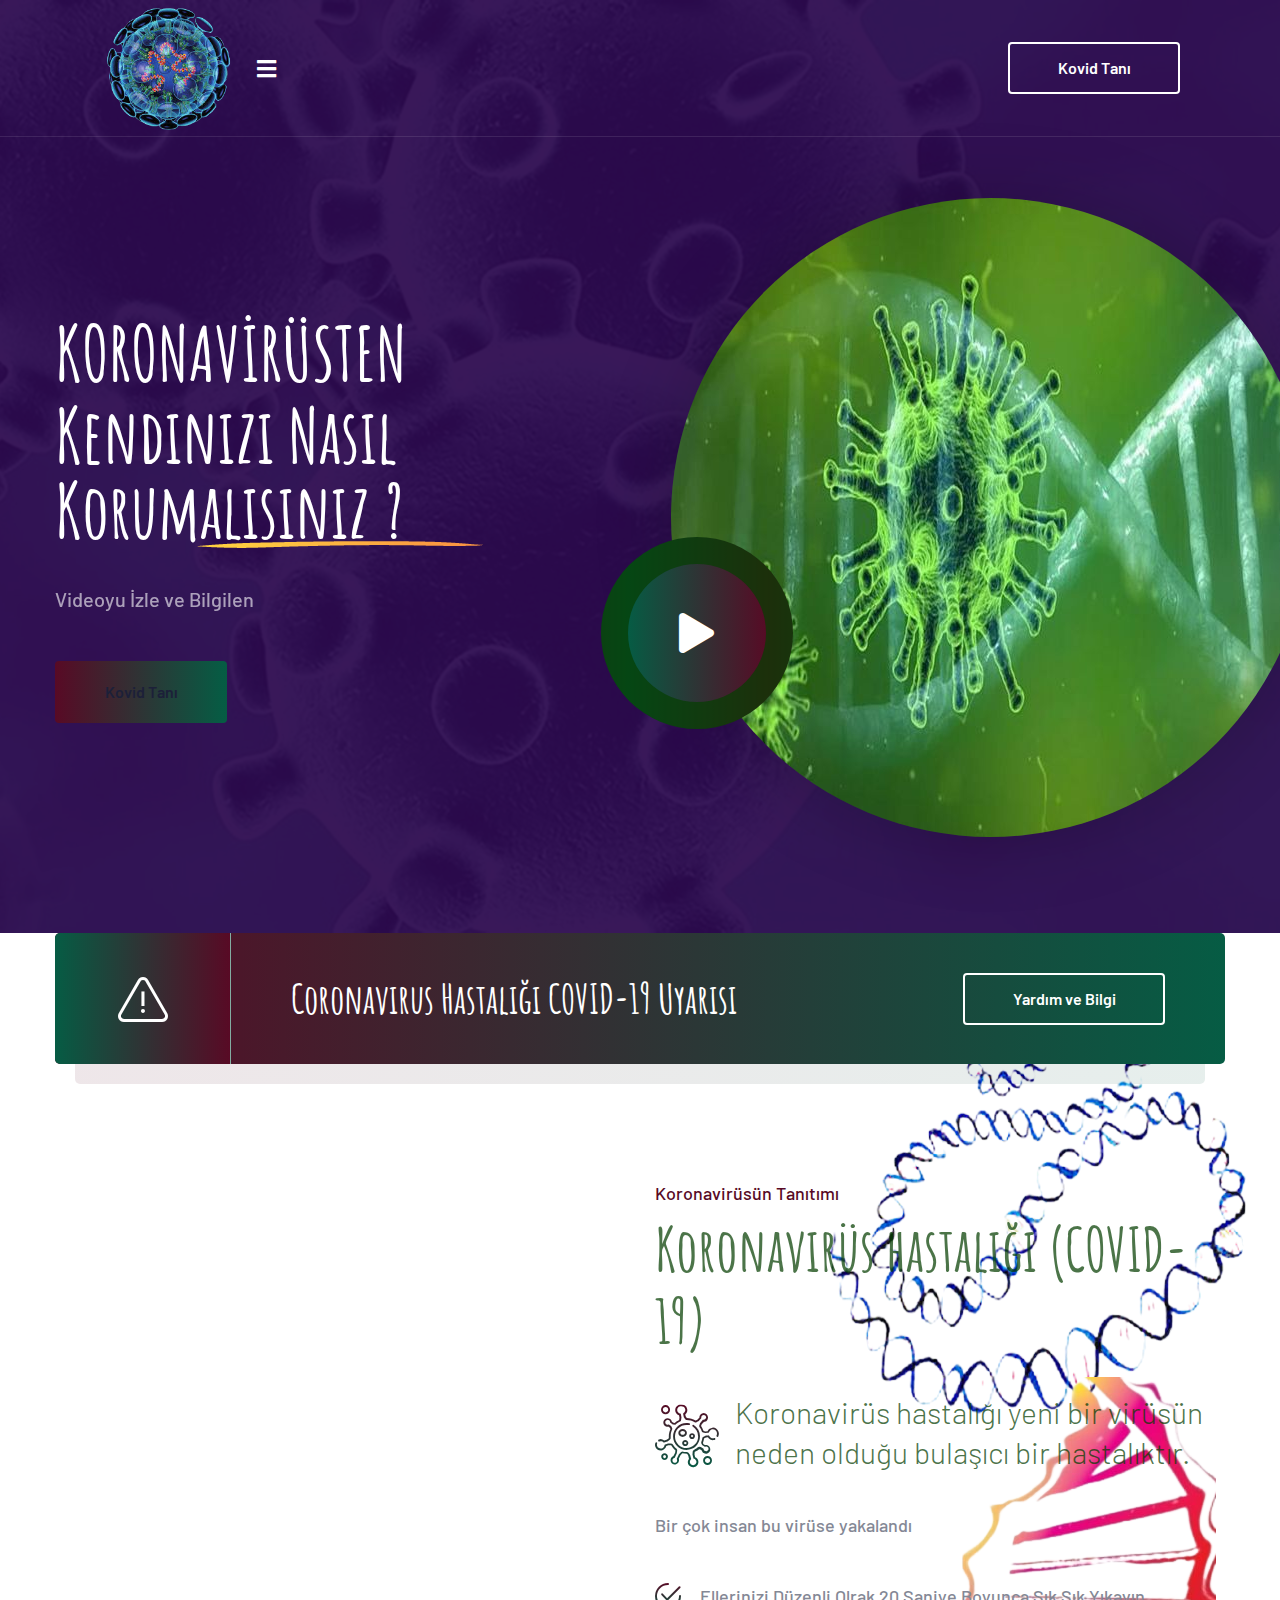
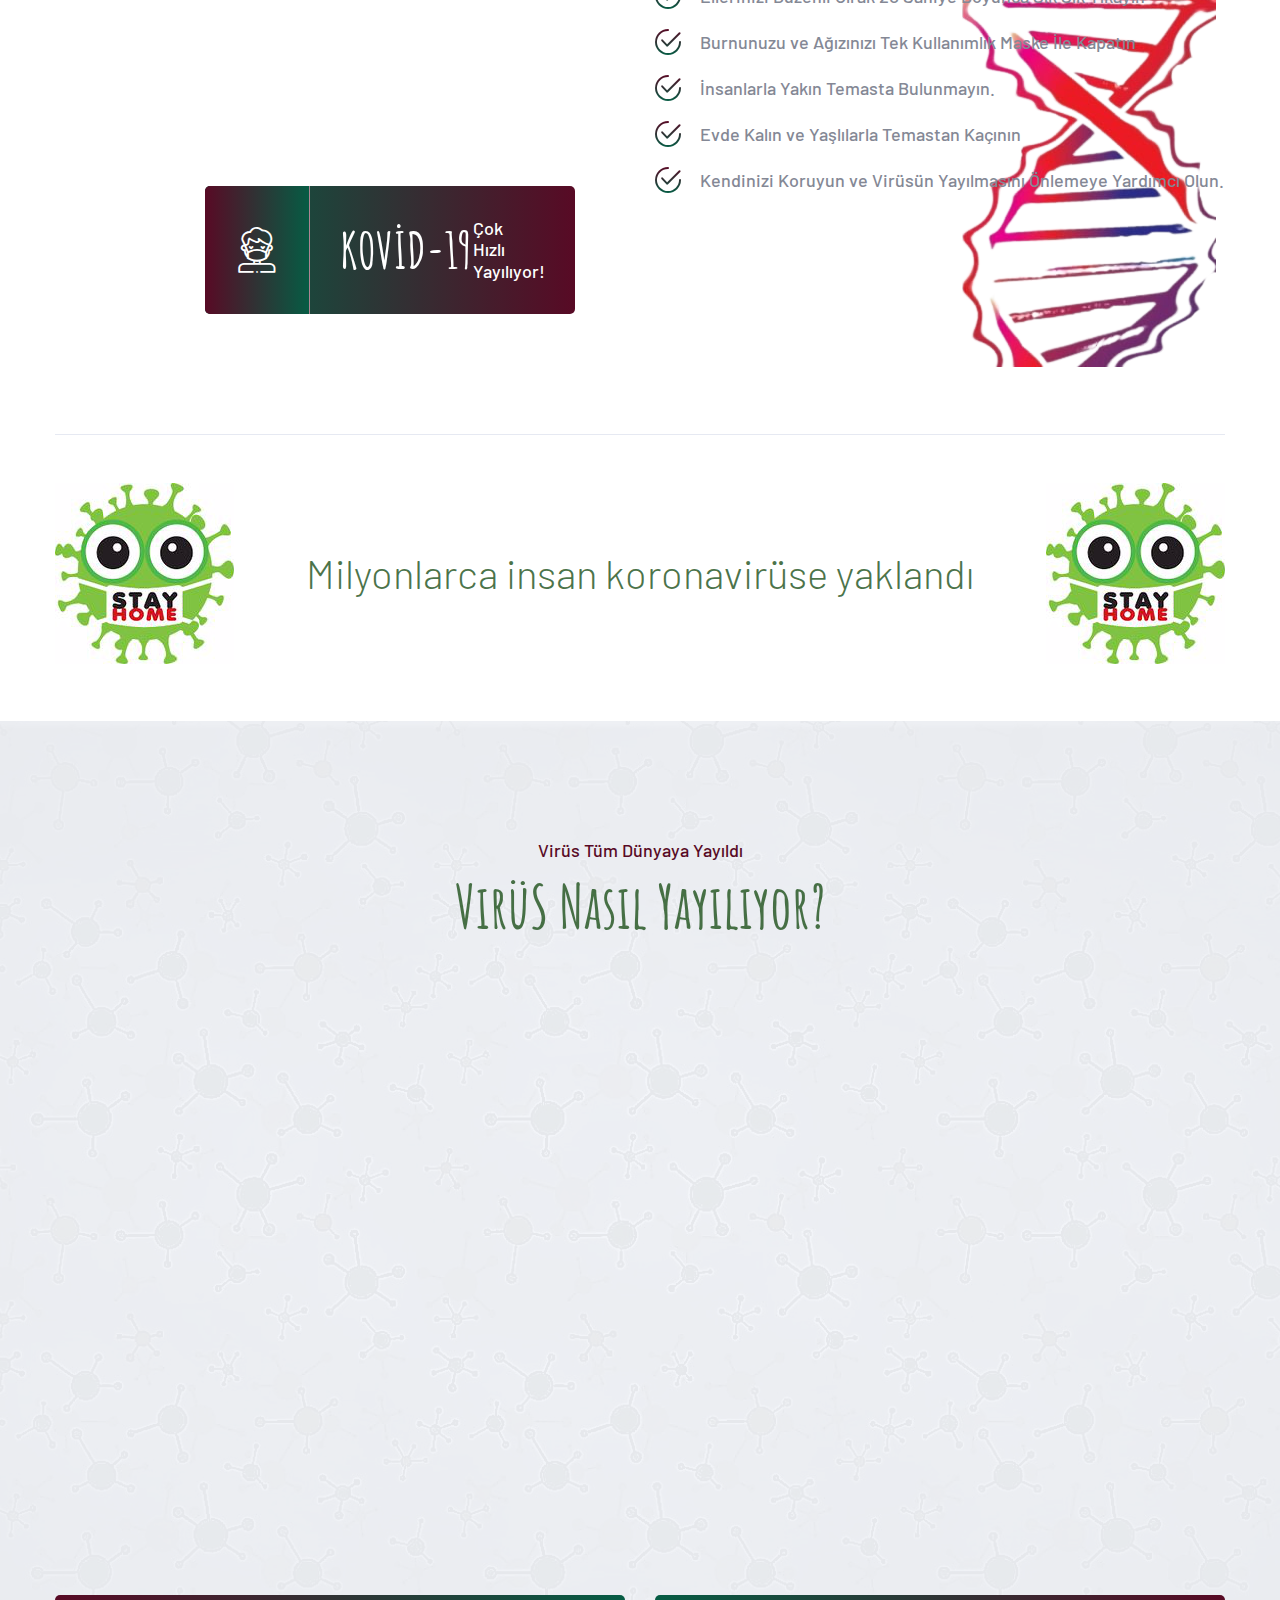
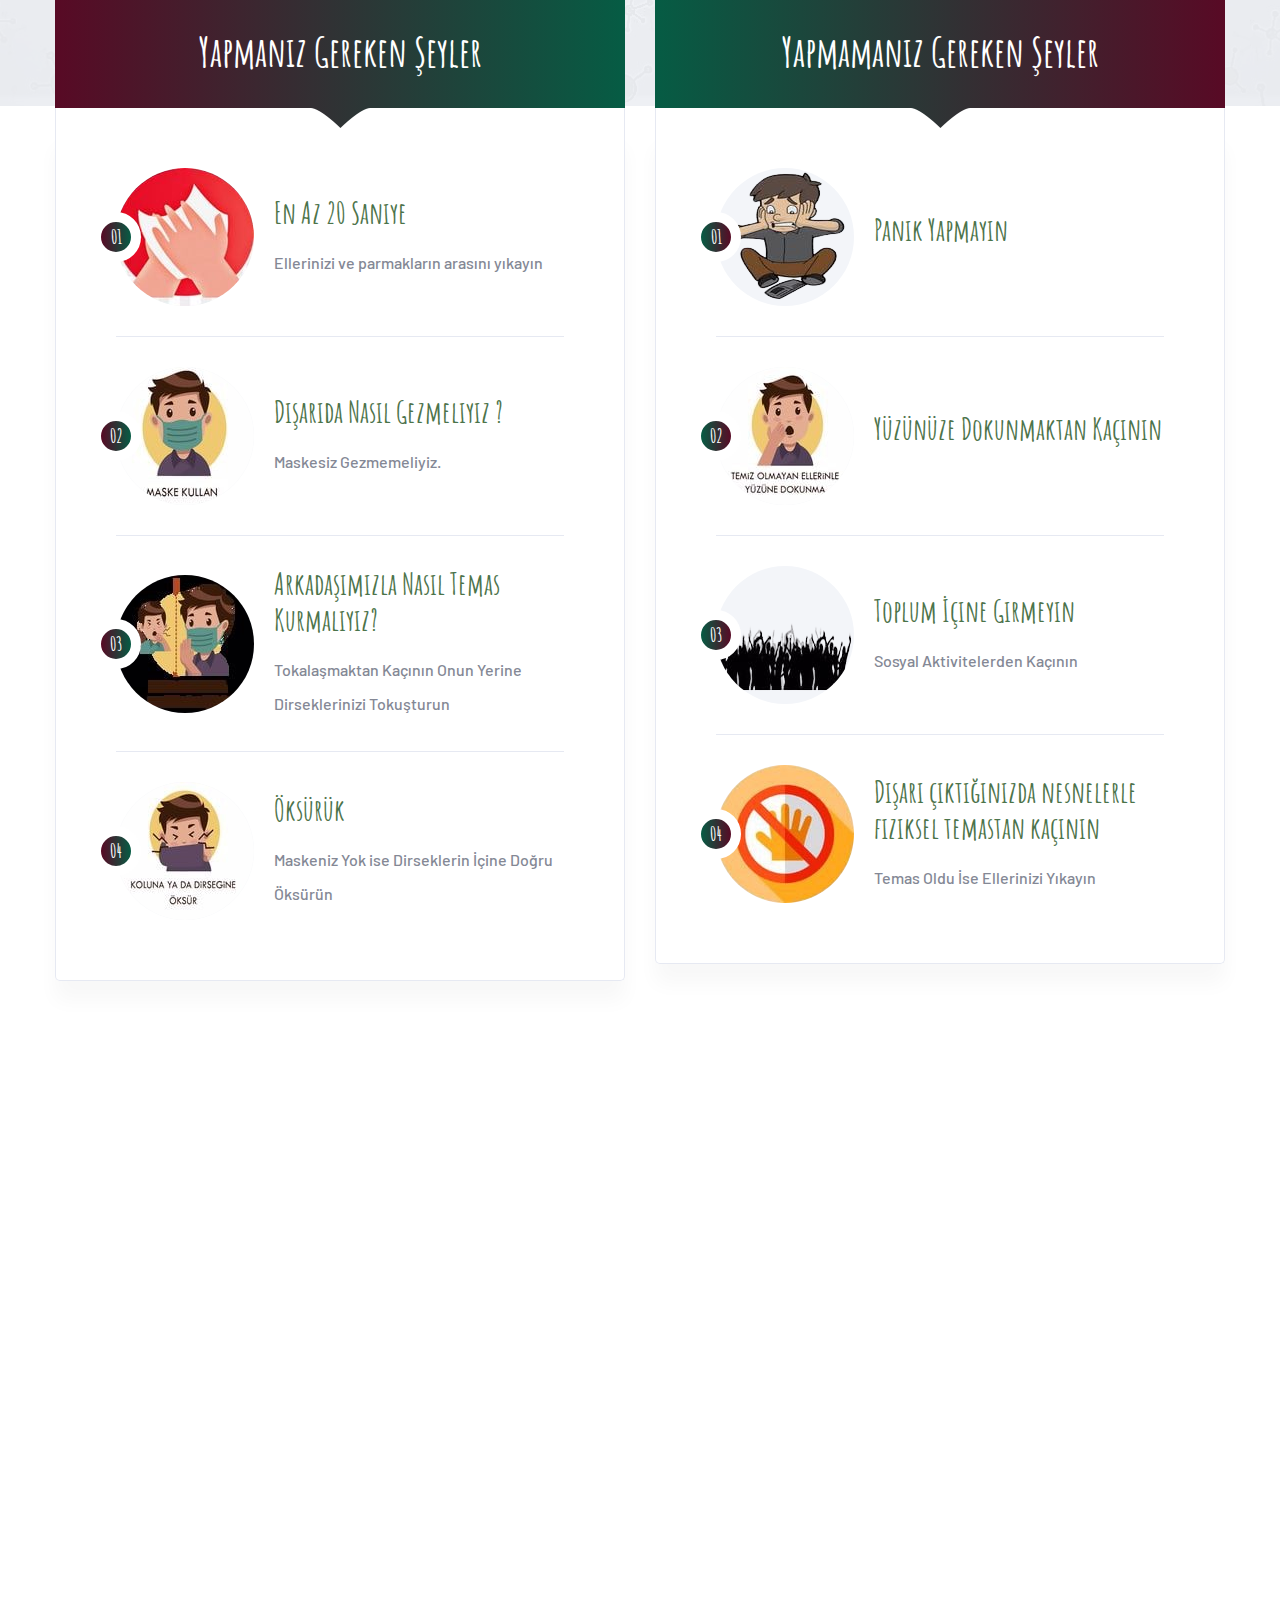
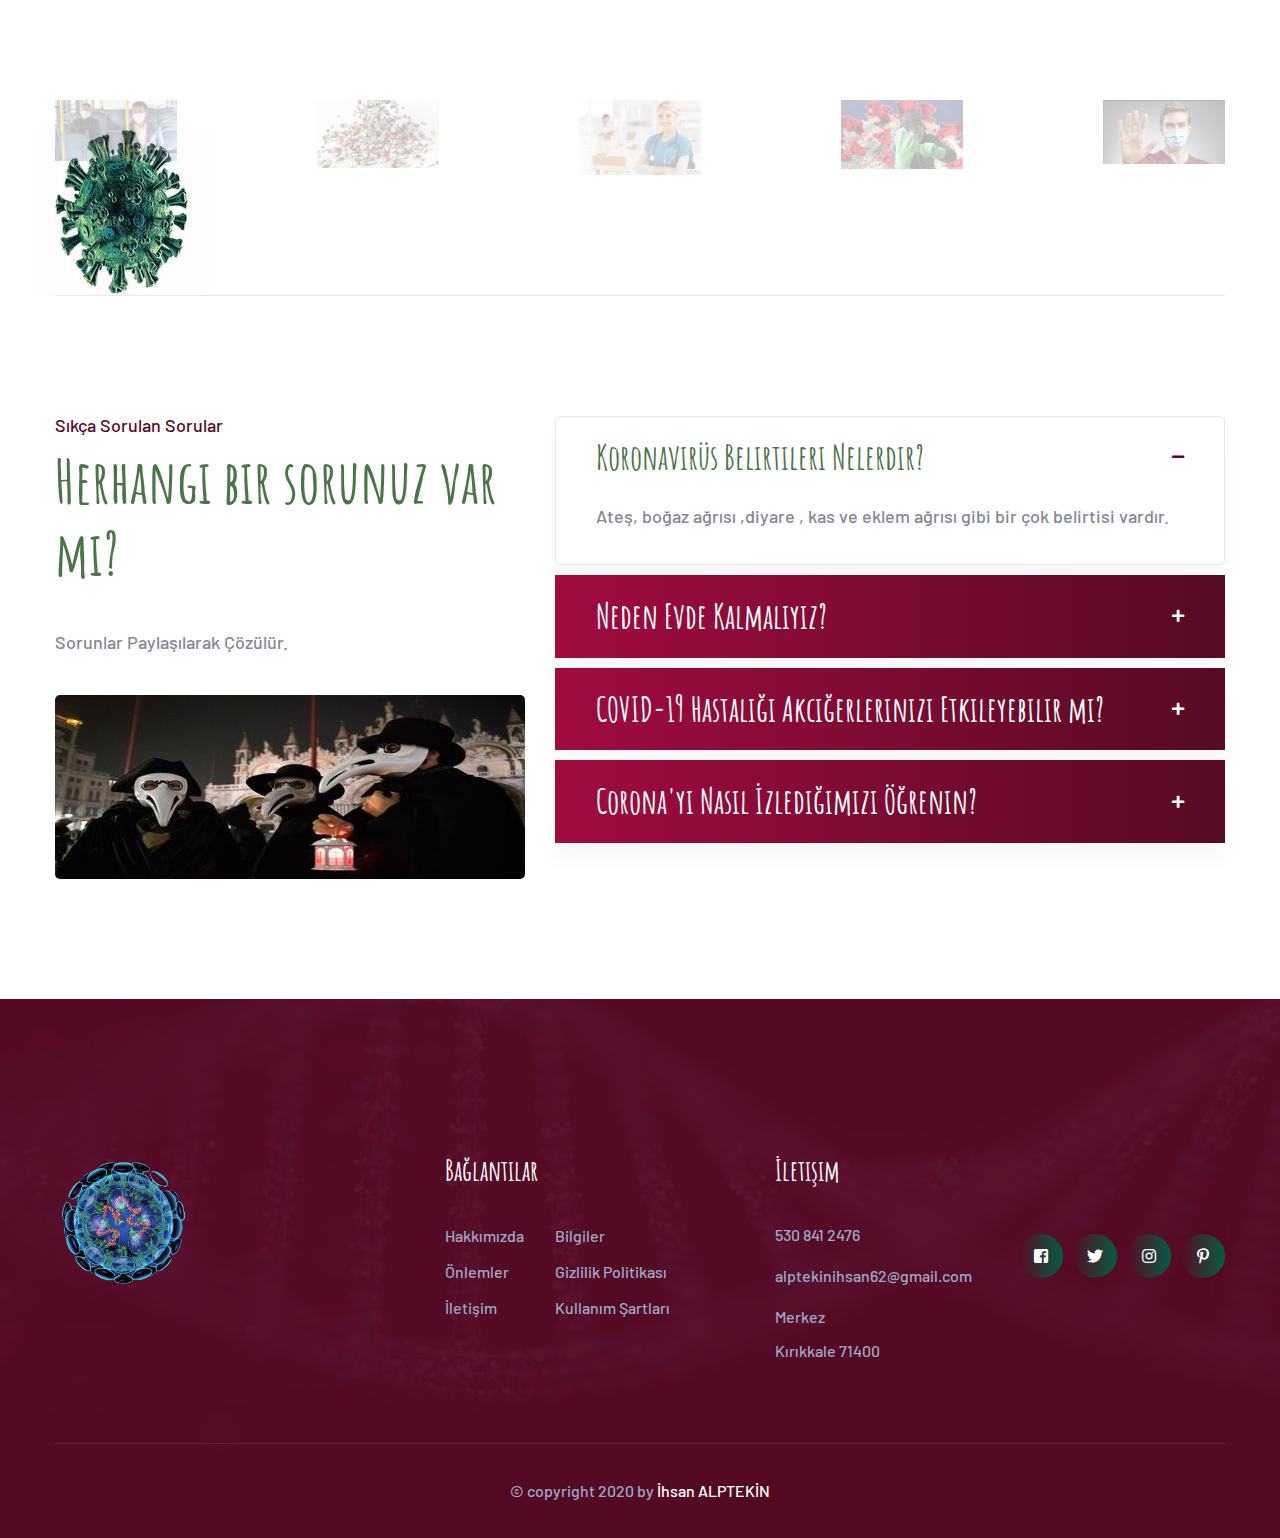
<file: flask app/index.html>
<!DOCTYPE html>
<html lang="en">

<head>
    <meta charset="UTF-8">
    <meta name="viewport" content="width=device-width, initial-scale=1.0">
    <meta http-equiv="X-UA-Compatible" content="ie=edge">
    <title>Koronavirüs Tespiti</title>
    <link rel="apple-touch-icon" sizes="180x180" href="assets/images/favicons/apple-touch-icon2.png">
    <link rel="icon" type="image/jpg" sizes="32x32" href="assets/images/favicons/favicon-32x32.jpg">
    <link rel="icon" type="image/jpg" sizes="16x16" href="assets/images/favicons/favicon-16x16.jpg">
    <link rel="manifest" href="assets/images/favicons/site.webmanifest">

    <!-- plugin scripts -->

    <link href="https://fonts.googleapis.com/css?family=Amatic+SC:400,700%7CBarlow:300,400,500,600,700,800,900%7CPT+Sans:400,700&display=swap" rel="stylesheet">


    <link rel="stylesheet" href="assets/css/animate.min.css">
    <link rel="stylesheet" href="assets/css/bootstrap.min.css">
    <link rel="stylesheet" href="assets/css/owl.carousel.min.css">
    <link rel="stylesheet" href="assets/css/owl.theme.default.min.css">
    <link rel="stylesheet" href="assets/css/magnific-popup.css">
    <link rel="stylesheet" href="assets/css/fontawesome-all.min.css">
    <link rel="stylesheet" href="assets/css/bootstrap-select.min.css">
    <link rel="stylesheet" href="assets/css/jquery.mCustomScrollbar.min.css">
    <link rel="stylesheet" href="assets/css/bootstrap-datepicker.min.css">
    <link rel="stylesheet" href="assets/css/vimns-icons.css">



    <!-- template styles -->
    <link rel="stylesheet" href="assets/css/main.css">
    <link rel="stylesheet" href="assets/css/responsive.css">







</head>

<body>
    <div class="preloader">
        <img src="assets/images/loader1.png" class="preloader__image" alt="">
    </div><!-- /.preloader -->
    <div class="page-wrapper">

        <header class="site-header-one">
            <nav class="main-nav__one stricky">
                <div class="container-fluid">
                    <div class="main-nav__logo-box">
                        <a href="index.html">
                            <img width="137" src="assets/images/logo-1-11.png" alt="">
                        </a>
                        <a href="#" class="side-menu__toggler"><i class="fa fa-bars"></i></a>
                    </div><!-- /.main-nav__logo-box -->
                    <div class="main-nav__main-navigation">
                        <ul class=" main-nav__navigation-box">
                            <li class="dropdown">
                                <a href="index.html">Ana Menü</a>
                                
                            </li>
                            <li>
                                <a href="about.html">Hakkında</a>
                            </li>
                            <li>
                                <a href="prevention.html">Önlemler</a>
                            </li>
                            <li>
                                <a href="faqs.html">Bilgiler</a>
                            </li>

                            <li class="dropdown">
                                <a href="https://news.google.com/search?q=covid">Haberler</a>
                            </li>
                            <li>
                                <a href="contact.html">İletişim</a>
                            </li>
                        </ul>
                    </div><!-- /.main-nav__main-navigation -->
                    <div class="main-nav__cta">
                        <div class="main-nav__cta-icon">
                            <i class="vimns-icon-phone"></i>
                        </div><!-- /.main-nav__cta-icon -->
                        <div class="main-nav__cta-content">
                            <h3><a href="tel:530-841-2476">530 841 2476</a></h3>
                            <p>Yorum</p>
                        </div><!-- /.main-nav__cta-content -->
                    </div><!-- /.main-nav__cta -->
                    <div class="main-nav__right">
                        <a href="upload.html" class="main-nav__btn">Kovid Tanı</a><!-- /.main-nav__btn -->
                    </div><!-- /.main-nav__right -->
                </div><!-- /.container-fluid -->
            </nav><!-- /.main-nav__one -->

        </header><!-- /.site-header-one -->

        <section class="banner-one">
            <div class="container">
                <div class="banner-one__video wow fadeInUp" data-wow-animation-duration="1500ms">
                    <img src="assets/images/arama/anaresim.jpg" alt="">
                    <a href="https://www.youtube.com/watch?v=yPGQuuRlx64" class="video-popup banner-one__video-btn"><i class="fa fa-play"></i></a>
                </div><!-- /.banner-one__video -->
                <div class="row">
                    <div class="col-lg-6">
                        <div class="banner-one__content">
                            <h3>KORONAVİRÜSTEN <br>
                                 <span>Kendinizi Nasıl Korumalısınız ?</span></h3>
                            <p>Videoyu İzle ve Bilgilen</p>
                            <a href="upload.html" class="thm-btn banner-one__btn">Kovid Tanı</a>
                            <!-- /.thm-btn banner-one__btn -->
                        </div><!-- /.banner-one__content -->
                    </div><!-- /.col-lg-6 -->
                </div><!-- /.row -->
            </div><!-- /.container -->
        </section><!-- /.banner-one -->

        <section class="cta-three">
            <img src="assets/images/gölge/about-bg-1-1.png" class="cta-three__bg" alt="">
            <div class="container">
                <div class="inner-container">
                    <div class="cta-three__icon">
                        <i class="vimns-icon-alert"></i>
                    </div><!-- /.cta-three__icon -->
                    <div class="cta-three__content">
                        <h3>Coronavirus Hastalığı COVID-19 Uyarısı</h3>
                        <div class="cta-three__btn-block">
                            <a href="contact.html" class="cta-three__btn">Yardım ve Bilgi</a><!-- /.cta-three__btn -->
                        </div><!-- /.cta-three__btn-block -->
                    </div><!-- /.cta-three__content -->
                </div><!-- /.inner-container -->
            </div><!-- /.container -->
        </section><!-- /.cta-three -->

        <section class="about-one">
            <img src="assets/images/gölge/virus-shape-1-1.png" class="about-one__virus" alt="">
            <div class="container">
                <div class="inner-container">
                    <div class="row">
                        <div class="col-lg-6">
                            <div class="about-one__images wow fadeInLeft" data-wow-animation-duration="1500ms">
                                <img src="assets/images/arama/about-1-1.jpg" alt="">
                                <!-- /.about-one__video-btn video-popup -->
                            </div><!-- /.about-one__images -->
                            <div class="about-one__fact-wrap">
                                <div class="about-one__fact">
                                    <div class="about-one__fact-icon">
                                        <i class="vimns-icon-mask"></i>
                                    </div><!-- /.about-one__fact-icon -->
                                    <div class="about-one__fact-content">
                                        <h4>KOVİD-19</h4>
                                        <p>Çok <br> Hızlı <br> Yayılıyor!</p>
                                    </div><!-- /.about-one__fact-content -->
                                </div><!-- /.about-one__fact -->
                            </div><!-- /.about-one__fact-wrap -->
                        </div><!-- /.col-lg-6 -->
                        <div class="col-lg-6">
                            <div class="about-one__content">
                                <div class="block-title text-left">
                                    <p>Koronavirüsün Tanıtımı </p>
                                    <h3>Koronavirüs hastalığı (COVID-19)</h3>
                                </div><!-- /.block-title -->
                                <div class="about-one__icon-box">
                                    <div class="about-one__icon">
                                        <i class="vimns-icon-virus"></i>
                                    </div><!-- /.about-one__icon -->
                                    <div class="about-one__icon-content">
                                        <p>Koronavirüs hastalığı yeni bir virüsün neden olduğu bulaşıcı bir hastalıktır.</p>
                                    </div><!-- /.about-one__icon-content -->
                                </div><!-- /.about-one__icon-box -->
                                <p>Bir çok insan bu virüse yakalandı</p>

                                <ul class="list-unstyled about-one__list">
                                    <li><i class="vimns-icon-tick"></i> Ellerinizi Düzenli Olrak 20 Saniye Boyunca Sık Sık Yıkayın</li>
                                    <li><i class="vimns-icon-tick"></i> Burnunuzu ve Ağızınızı Tek Kullanımlık Maske İle Kapatın</li>
                                    <li><i class="vimns-icon-tick"></i> İnsanlarla Yakın Temasta Bulunmayın.
                                    </li>
                                    <li><i class="vimns-icon-tick"></i> Evde Kalın ve Yaşlılarla Temastan Kaçının
                                    </li>
                                    <li><i class="vimns-icon-tick"></i> Kendinizi Koruyun ve Virüsün Yayılmasını Önlemeye Yardımcı Olun.
                                    </li>
                                </ul><!-- /.list-unstyled about-one__list -->

                            </div><!-- /.about-one__content -->
                        </div><!-- /.col-lg-6 -->
                    </div><!-- /.row -->
                </div><!-- /.inner-container -->
            </div><!-- /.container -->
        </section><!-- /.about-one -->

        <section class="funfact-one">
            <div class="container">
                <img src="assets/images/gölge/funfact-virus-1-1.png" class="funfact-one__virus-1" alt="">
                <img src="assets/images/gölge/funfact-virus-1-2.png" class="funfact-one__virus-2" alt="">
                <!-- <h3><span class="counter"></span></h3> -->
                <p>Milyonlarca insan koronavirüse yaklandı<p>
            </div><!-- /.container -->
        </section><!-- /.funfact-one -->

        <section class="service-one">
            <div class="container">
                <div class="block-title text-center">
                    <p>Virüs Tüm Dünyaya Yayıldı </p>
                    <h3>VirüS Nasıl Yayılıyor?</h3>
                </div><!-- /.block-title -->

                <div class="row no-gutters">
                    <div class="col-lg-4 wow fadeInLeft" data-wow-animation-duration="1500ms">
                        <div class="service-one__single">
                            <div class="service-one__inner">
                                <div class="service-one__image">
                                    <img src="assets/images/gölge/service-i-1.jpg" alt="">
                                </div><!-- /.service-one__image -->
                                <div class="service-one__content">
                                    <h3><a href="#">Enfekte Bir Kişiyle Yakın Temas </a></h3>
                                    <p> Virüs Bulunan Kişi ile Yakın Mesafede Maskesiz Konuşmak </p>
                                    <a href="#" class="service-one__link"><i class="vimns-icon-front"></i></a>
                                    <!-- /.service-one__link -->
                                </div><!-- /.service-one__content -->
                            </div><!-- /.service-one__inner -->

                        </div><!-- /.service-one__single -->
                    </div><!-- /.col-lg-4 -->
                    <div class="col-lg-4 wow fadeInUp" data-wow-animation-duration="1500ms">
                        <div class="service-one__single">
                            <div class="service-one__inner">
                                <div class="service-one__image">
                                    <img src="assets/images/gölge/service-i-2.jpg" alt="">
                                </div><!-- /.service-one__image -->
                                <div class="service-one__content">
                                    <h3><a href="#">Enfekte Bir Kişiyle Yakın Temas </a></h3>
                                    <p>Virüs Bulunan Kişi ile Alış-Veriş Yapmak</p>
                                    <a href="#" class="service-one__link"><i class="vimns-icon-front"></i></a>
                                    <!-- /.service-one__link -->
                                </div><!-- /.service-one__content -->
                            </div><!-- /.service-one__inner -->

                        </div><!-- /.service-one__single -->
                    </div><!-- /.col-lg-4 -->
                    <div class="col-lg-4 wow fadeInRight" data-wow-animation-duration="1500ms">
                        <div class="service-one__single">
                            <div class="service-one__inner">
                                <div class="service-one__image">
                                    <img src="assets/images/gölge/service-i-3.jpg" alt="">
                                </div><!-- /.service-one__image -->
                                <div class="service-one__content">
                                    <h3><a href="#">Enfekte Bir Kişiyle Yakın Temas</a></h3>
                                    <p> Virüs Bulunan Kişinin Yakınına Maskesiz Yaklaşmak </p>
                                    <a href="#" class="service-one__link"><i class="vimns-icon-front"></i></a>
                                    <!-- /.service-one__link -->
                                </div><!-- /.service-one__content -->
                            </div><!-- /.service-one__inner -->

                        </div><!-- /.service-one__single -->
                    </div><!-- /.col-lg-4 -->
                </div><!-- /.row -->
            </div><!-- /.container -->
        </section><!-- /.service-one -->

        <section class="prevention-one prevention-one__home-1">
            <div class="container">
                <div class="row">
                    <div class="col-lg-6">
                        <div class="prevention-one__box">
                            <div class="prevention-one__box-top">
                                <h3>Yapmanız Gereken Şeyler</h3>
                            </div><!-- /.prevention-one__box-top -->
                            <div class="prevention-one__box-bottom">
                                <div class="prevention-one__single">
                                    <div class="prevention-one__icon">
                                        <div class="prevention-one__icon-inner">
                                            <img src="assets/images/gölge/ne-yapmalısınız1.jpg" alt="">
                                        </div><!-- /.prevention-one__icon-inner -->
                                    </div><!-- /.prevention-one__icon -->
                                    <div class="prevention-one__content">
                                        <h3>En Az 20 Saniye </h3>
                                        <p>Ellerinizi ve parmakların arasını yıkayın</p>
                                    </div><!-- /.prevention-one__content -->
                                </div><!-- /.prevention-one__single -->

                                <div class="prevention-one__single">
                                    <div class="prevention-one__icon">
                                        <div class="prevention-one__icon-inner">
                                            <img src="assets/images/gölge/ne-yapmalısınız2.jpg" alt="">
                                        </div><!-- /.prevention-one__icon-inner -->
                                    </div><!-- /.prevention-one__icon -->
                                    <div class="prevention-one__content">
                                        <h3>Dışarıda Nasıl Gezmeliyiz ? </h3>
                                        <p>Maskesiz Gezmemeliyiz. </p>
                                    </div><!-- /.prevention-one__content -->
                                </div><!-- /.prevention-one__single -->

                                <div class="prevention-one__single">
                                    <div class="prevention-one__icon">
                                        <div class="prevention-one__icon-inner">
                                            <img src="assets/images/gölge/ne-yapmalısınız3.jpg" alt="">
                                        </div><!-- /.prevention-one__icon-inner -->
                                    </div><!-- /.prevention-one__icon -->
                                    <div class="prevention-one__content">
                                        <h3>Arkadaşımızla Nasıl Temas Kurmalıyız? </h3>
                                        <p>Tokalaşmaktan Kaçının Onun Yerine Dirseklerinizi Tokuşturun</p>
                                    </div><!-- /.prevention-one__content -->
                                </div><!-- /.prevention-one__single -->
                                <div class="prevention-one__single">
                                    <div class="prevention-one__icon">
                                        <div class="prevention-one__icon-inner">
                                            <img src="assets/images/gölge/ne-yapmalısınız4.jpg" alt="">
                                        </div><!-- /.prevention-one__icon-inner -->
                                    </div><!-- /.prevention-one__icon -->
                                    <div class="prevention-one__content">
                                        <h3>Öksürük </h3>
                                        <p>Maskeniz Yok ise Dirseklerin İçine Doğru Öksürün</p>
                                    </div><!-- /.prevention-one__content -->
                                </div><!-- /.prevention-one__single -->
                            </div><!-- /.prevention-one__box-bottom -->
                        </div><!-- /.prevention-one__box -->
                    </div><!-- /.col-lg-6 -->
                    <div class="col-lg-6">
                        <div class="prevention-one__box">
                            <div class="prevention-one__box-top">
                                <h3>Yapmamanız Gereken Şeyler</h3>
                            </div><!-- /.prevention-one__box-top -->
                            <div class="prevention-one__box-bottom">
                                <div class="prevention-one__single">
                                    <div class="prevention-one__icon">
                                        <div class="prevention-one__icon-inner">
                                            <img src="assets/images/gölge/ne-yapmamalısınız1.png" alt="">
                                        </div><!-- /.prevention-one__icon-inner -->
                                    </div><!-- /.prevention-one__icon -->
                                    <div class="prevention-one__content">
                                        <h3>Panik Yapmayın </h3>
                                        <p></p>
                                    </div><!-- /.prevention-one__content -->
                                </div><!-- /.prevention-one__single -->

                                <div class="prevention-one__single">
                                    <div class="prevention-one__icon">
                                        <div class="prevention-one__icon-inner">
                                            <img src="assets/images/gölge/ne-yapmamalısınız2.jpg" alt="">
                                        </div><!-- /.prevention-one__icon-inner -->
                                    </div><!-- /.prevention-one__icon -->
                                    <div class="prevention-one__content">
                                        <h3>Yüzünüze Dokunmaktan Kaçının </h3>
                                        <p></p>
                                    </div><!-- /.prevention-one__content -->
                                </div><!-- /.prevention-one__single -->

                                <div class="prevention-one__single">
                                    <div class="prevention-one__icon">
                                        <div class="prevention-one__icon-inner">
                                            <img src="assets/images/gölge/ne-yapmamalısınız3.png" alt="">
                                        </div><!-- /.prevention-one__icon-inner -->
                                    </div><!-- /.prevention-one__icon -->
                                    <div class="prevention-one__content">
                                        <h3>Toplum İçine Girmeyin </h3>
                                        <p>Sosyal Aktivitelerden Kaçının</p>
                                    </div><!-- /.prevention-one__content -->
                                </div><!-- /.prevention-one__single -->
                                <div class="prevention-one__single">
                                    <div class="prevention-one__icon">
                                        <div class="prevention-one__icon-inner">
                                            <img src="assets/images/gölge/ne-yapmamalısınız4.jpg" alt="">
                                        </div><!-- /.prevention-one__icon-inner -->
                                    </div><!-- /.prevention-one__icon -->
                                    <div class="prevention-one__content">
                                        <h3>Dışarı çıktığınızda nesnelerle fiziksel temastan kaçının  </h3>
                                        <p>Temas Oldu İse Ellerinizi Yıkayın</p>
                                    </div><!-- /.prevention-one__content -->
                                </div><!-- /.prevention-one__single -->
                            </div><!-- /.prevention-one__box-bottom -->
                        </div><!-- /.prevention-one__box -->
                    </div><!-- /.col-lg-6 -->
                </div><!-- /.row -->
            </div><!-- /.container -->
        </section><!-- /.prevention-one -->

        <section class="cta-two wow fadeInUp" data-wow-animation-duration="1500ms" style="background-image: url(assets/images/arkaplan/cta-bg-1-1.jpg);">
            <div class="container">
                <h3>Ülkelerin Görevi Sizi Korumak<br></h3>
                <a href="contact.html" class="thm-btn cta-two__btn">Bizimle İletişime Geçin</a><!-- /.thm-btn cta-two__btn -->
            </div><!-- /.container -->
        </section><!-- /.cta-two -->


        
        <div class="brand-one">
            <img src="assets/images/gölge/virus-shape-1-2.jpg" class="brand-one__shape" alt="">
            <div class="container">
                <div class="brand-one__carousel owl-theme owl-carousel thm__owl-carousel" data-options='{"nav": false, "autoplay": true, "autoplayTimeout": 5000, "smartSpeed": 700, "dots": false, "margin": 140, "responsive": { "0": { "items": 2, "margin": 20 }, "480": { "items": 2, "margin": 20 }, "767": { "items": 3, "margin": 20 }, "991": { "items": 4, "margin": 40 }, "1199": { "items": 5 } }}'>
                    <div class="item">
                        <img src="assets/images/marka/blog-1-1.jpg" alt="">
                    </div><!-- /.item -->
                    <div class="item">
                        <img src="assets/images/marka/blog-1-2.jpg" alt="">
                    </div><!-- /.item -->

                    <div class="item">
                        <img src="assets/images/marka/blog-1-4.jpg" alt="">
                    </div><!-- /.item -->
                    <div class="item">
                        <img src="assets/images/marka/blog-1-5.jpg" alt="">
                    </div><!-- /.item -->
                    <div class="item">
                        <img src="assets/images/marka/blog-1-6.jpg" alt="">
                    </div><!-- /.item -->
                    <div class="item">
                        <img src="assets/images/marka/blog-1-1.jpg" alt="">
                    </div><!-- /.item -->
                    <div class="item">
                        <img src="assets/images/marka/blog-1-2.jpg" alt="">
                    </div><!-- /.item -->
                    <div class="item">
                        <img src="assets/images/marka/blog-1-4.jpg" alt="">
                    </div><!-- /.item -->
                </div><!-- /.marka-one__carousel owl-theme owl-carousel thm__owl-carousel -->
            </div><!-- /.container -->
        </div><!-- /.marka-one -->

        <section class="faq-one faq-one__home-one">
            <div class="container">
                <div class="row">
                    <div class="col-lg-5">
                        <div class="faq-one__block">
                            <div class="block-title text-left">
                                <p>Sıkça Sorulan Sorular</p>
                                <h3>Herhangi bir sorunuz var mı?</h3>
                            </div><!-- /.block-title -->
                            <p>Sorunlar Paylaşılarak Çözülür.</p>
                            <img src="assets/images/arama/faq-1-1.jpg" alt="">
                        </div><!-- /.faq-one__block -->
                    </div><!-- /.col-lg-5 -->
                    <div class="col-lg-7">
                        <div class="accrodion-grp" data-grp-name="faq-one-accrodion">
                            <div class="accrodion active">
                                <div class="accrodion-title">
                                    <h4>Koronavirüs Belirtileri Nelerdir?</h4>
                                </div>
                                <div class="accrodion-content">
                                    <div class="inner">
                                        <p>Ateş, boğaz ağrısı ,diyare , kas ve eklem ağrısı gibi bir çok belirtisi vardır. </p>
                                    </div><!-- /.inner -->
                                </div>
                            </div>
                            <div class="accrodion ">
                                <div class="accrodion-title">
                                    <h4>Neden Evde Kalmalıyız?</h4>
                                </div>
                                <div class="accrodion-content">
                                    <div class="inner">
                                        <p>Açık hava bir çok sıkıntıyı beraberinde getirebilmektedir.</p>
                                    </div><!-- /.inner -->
                                </div>
                            </div>
                            <div class="accrodion ">
                                <div class="accrodion-title">
                                    <h4>COVID-19 Hastalığı Akciğerlerinizi Etkileyebilir mi?</h4>
                                </div>
                                <div class="accrodion-content">
                                    <div class="inner">
                                        <p>Akciğerlerde ciddi kristalize yapılar oluşturmaktadır.</p>
                                    </div><!-- /.inner -->
                                </div>
                            </div>
                            <div class="accrodion ">
                                <div class="accrodion-title">
                                    <h4>Corona'yı Nasıl İzlediğimizi Öğrenin?</h4>
                                </div>
                                <div class="accrodion-content">
                                    <div class="inner">
                                        <p>Derin öğrenme ve görüntü işleme dallarını kullanarak model oluşturulmuş ve modele göre covid tahmini yapılabilmektedir. </p>
                                    </div><!-- /.inner -->
                                </div>
                            </div>

                        </div>
                    </div><!-- /.col-lg-7 -->

                </div><!-- /.row -->
            </div><!-- /.container -->
        </section><!-- /.faq-one faq-one__home-one -->

        
        
        <footer class="site-footer-one site-footer-one__home-one">

            <div class="site-footer-one__upper">
                <div class="container">
                    <div class="row">
                        <div class="col-lg-4">
                            <div class="footer-widget footer-widget__about">
                                <a href="index.html" class="footer-widget__logo">
                                    <img width="137" src="assets/images/loader1.png" alt="">
                                </a>
                                <p></p>
                            </div><!-- /.footer-widget footer-widget__about -->
                        </div><!-- /.col-lg-4 -->
                        <div class="col-lg-3">
                            <div class="footer-widget footer-widget__links">
                                <h3 class="footer-widget__title">Bağlantılar</h3><!-- /.footer-widget__title -->
                                <div class="footer-widget__links-wrap">
                                    <ul class="list-unstyled footer-widget__links-list">
                                        <li><a href="about.html">Hakkımızda</a></li>
                                        
                                        <li><a href="prevention.html">Önlemler</a></li>
                                        <li><a href="contact.html">İletişim</a></li>
                                    </ul><!-- /.list-unstyled -->
                                    <ul class="list-unstyled footer-widget__links-list">
                                        <li><a href="faqs.html">Bilgiler</a></li>
                                        <li><a href="about.html">Gizlilik Politikası</a></li>
                                        <li><a href="about.html">Kullanım Şartları</a></li>
                                    </ul><!-- /.list-unstyled -->
                                </div><!-- /.footer-widget__links-wrap -->

                            </div><!-- /.footer-widget footer-widget__about -->
                        </div><!-- /.col-lg-3 -->
                        <div class="col-lg-3">
                            <div class="footer-widget footer-widget__contact">
                                <h3 class="footer-widget__title">İletişim</h3><!-- /.footer-widget__title -->
                                <p><a href="tel:530-841-2476">530 841 2476</a></p>
                                <p><a href="alptekinihsan62@gmail.com">alptekinihsan62@gmail.com</a> </p>
                                <p>Merkez <br> Kırıkkale 71400</p>
                            </div><!-- /.footer-widget footer-widget__contact -->
                        </div><!-- /.col-lg-3 -->
                        <div class="col-lg-2 d-flex">
                            <div class="footer-widget my-auto">
                                <div class="footer-widget__social">
                                    <a href="#" class="fab fa-facebook-square" href="https://www.facebook.com/"></a>
                                    <a href="#" class="fab fa-twitter" href="https://www.twitter.com/"></a>
                                    <a href="#" class="fab fa-instagram" href="https://www.instagram.com/"></a>
                                    <a href="#" class="fab fa-pinterest-p" href="https://www.pinterest.com/"></a>
                                </div><!-- /.footer-widget__social -->
                            </div><!-- /.footer-widget -->
                        </div><!-- /.col-lg-2 -->
                    </div><!-- /.row -->
                </div><!-- /.container -->
            </div><!-- /.site-footer-one__upper -->
            <div class="site-footer-one__bottom">
                <div class="container">
                    <p>© copyright 2020 by <a href="#">İhsan ALPTEKİN</a></p>
                </div><!-- /.container -->
            </div><!-- /.site-footer-one__bottom -->
        </footer><!-- /.site-footer-one -->
    </div><!-- /.page-wrapper -->


    <a href="#" data-target="html" class="scroll-to-target scroll-to-top"><i class="fa fa-angle-up"></i></a>


    <div class="side-menu__block">


        <div class="side-menu__block-overlay custom-cursor__overlay">
            <div class="cursor"></div>
            <div class="cursor-follower"></div>
        </div><!-- /.side-menu__block-overlay -->
        <div class="side-menu__block-inner ">
            <div class="side-menu__top justify-content-end">

                <a href="#" class="side-menu__toggler side-menu__close-btn"><img src="assets/images/gölge/close-1-1.png" alt=""></a>
            </div><!-- /.side-menu__top -->


            <nav class="mobile-nav__container">
                <!-- content is loading via js -->
            </nav>
            <div class="side-menu__sep"></div><!-- /.side-menu__sep -->
            <div class="side-menu__content">
                <p></p>
                <p><a href="mailto:alptekinihsan62@gmail.com">alptekinihsan62@gmail.com</a> <br> <a href="tel:530-841-2476">530 841 2476</a></p>
                <div class="side-menu__social">
                    <a href="#" class="fab fa-facebook-square" href="https://www.facebook.com/"></a>
                                    <a href="#" class="fab fa-twitter" href="https://www.twitter.com/"></a>
                                    <a href="#" class="fab fa-instagram" href="https://www.instagram.com/"></a>
                                    <a href="#" class="fab fa-pinterest-p" href="https://www.pinterest.com/"></a>
                </div>
            </div><!-- /.side-menu__content -->
        </div><!-- /.side-menu__block-inner -->
    </div><!-- /.side-menu__block -->



    <script src="assets/js/jquery.min.js"></script>
    <script src="assets/js/bootstrap.bundle.min.js"></script>
    <script src="assets/js/owl.carousel.min.js"></script>
    <script src="assets/js/waypoints.min.js"></script>
    <script src="assets/js/jquery.counterup.min.js"></script>
    <script src="assets/js/TweenMax.min.js"></script>
    <script src="assets/js/wow.js"></script>
    <script src="assets/js/jquery.magnific-popup.min.js"></script>
    <script src="assets/js/jquery.ajaxchimp.min.js"></script>
    <script src="assets/js/jquery.validate.min.js"></script>
    <script src="assets/js/bootstrap-select.min.js"></script>
    <script src="assets/js/jquery.mCustomScrollbar.concat.min.js"></script>
    <script src="assets/js/bootstrap-datepicker.min.js"></script>
    <script src="assets/js/isotope.js"></script>

    <!-- template scripts -->
    <script src="assets/js/theme.js"></script>
    <script src="assets/js/testimonials-owl.carousel.config.js"></script>
</body>

</html>
</file>
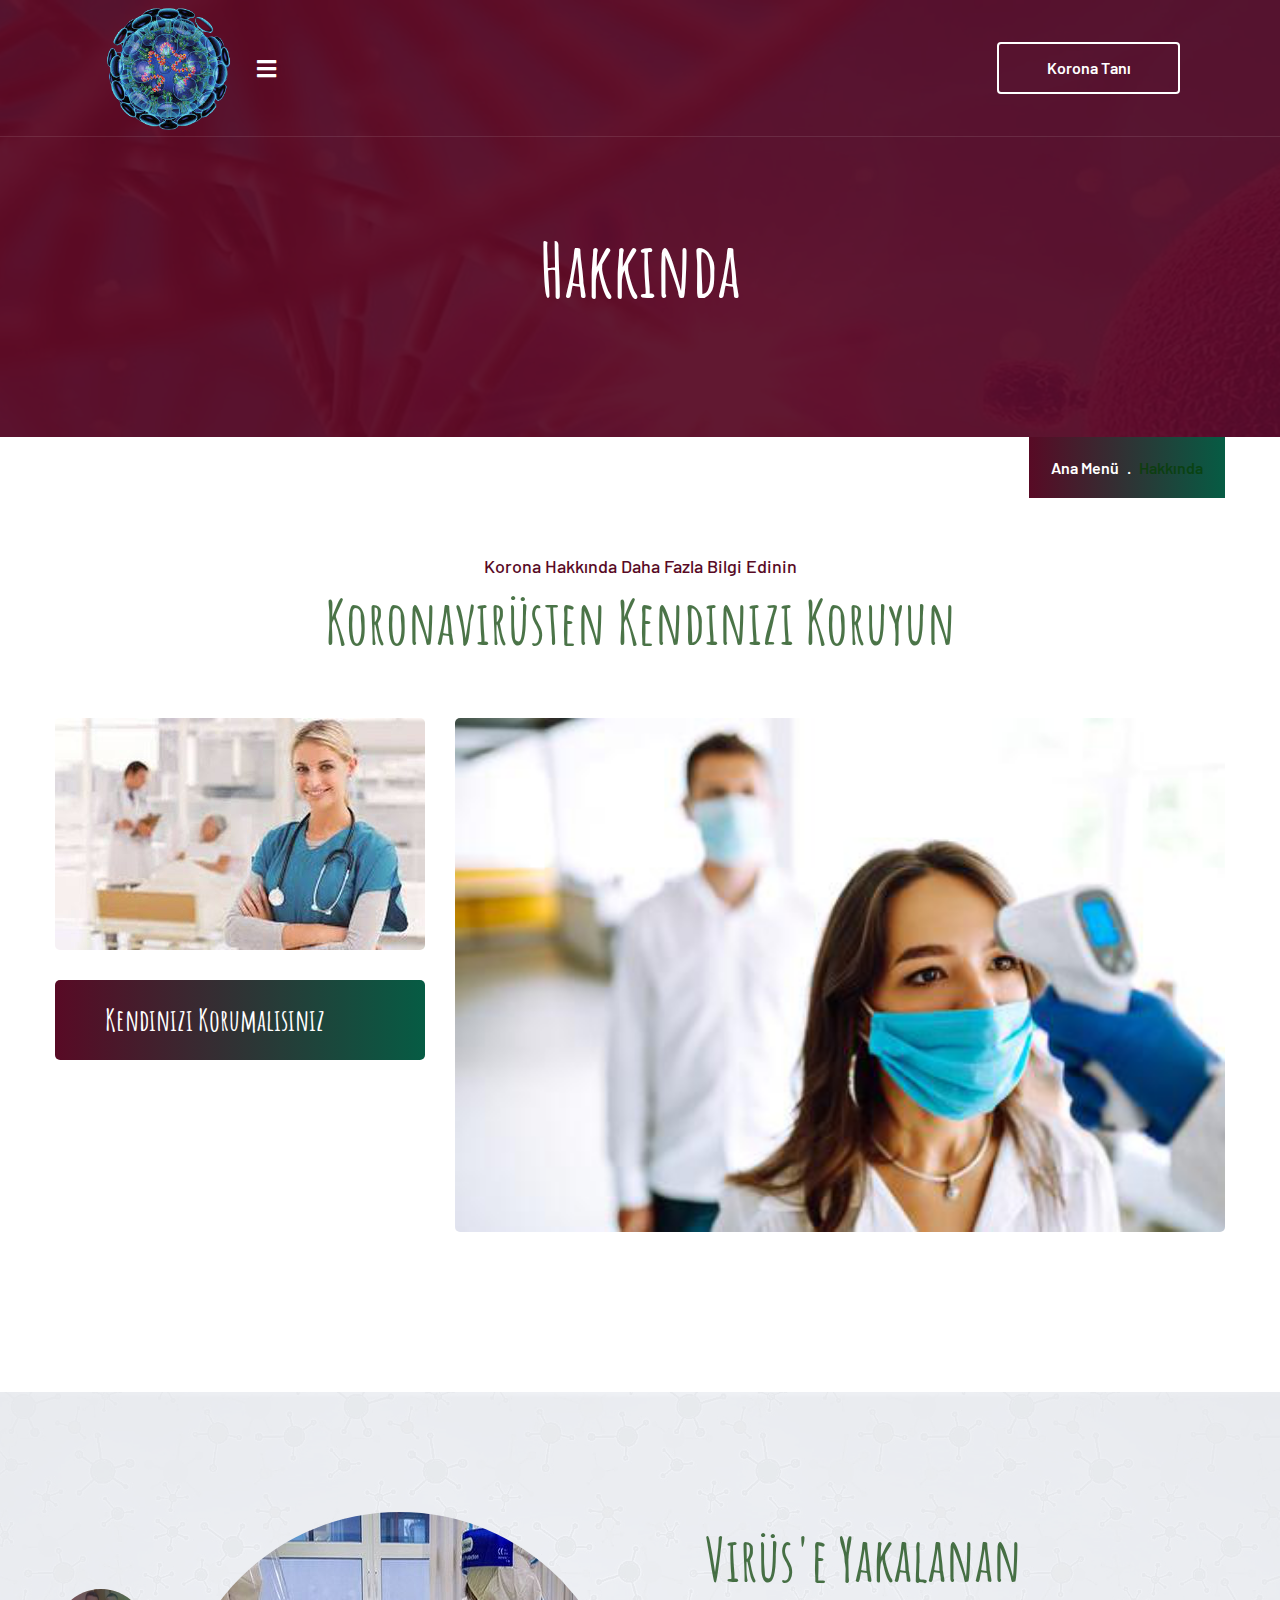
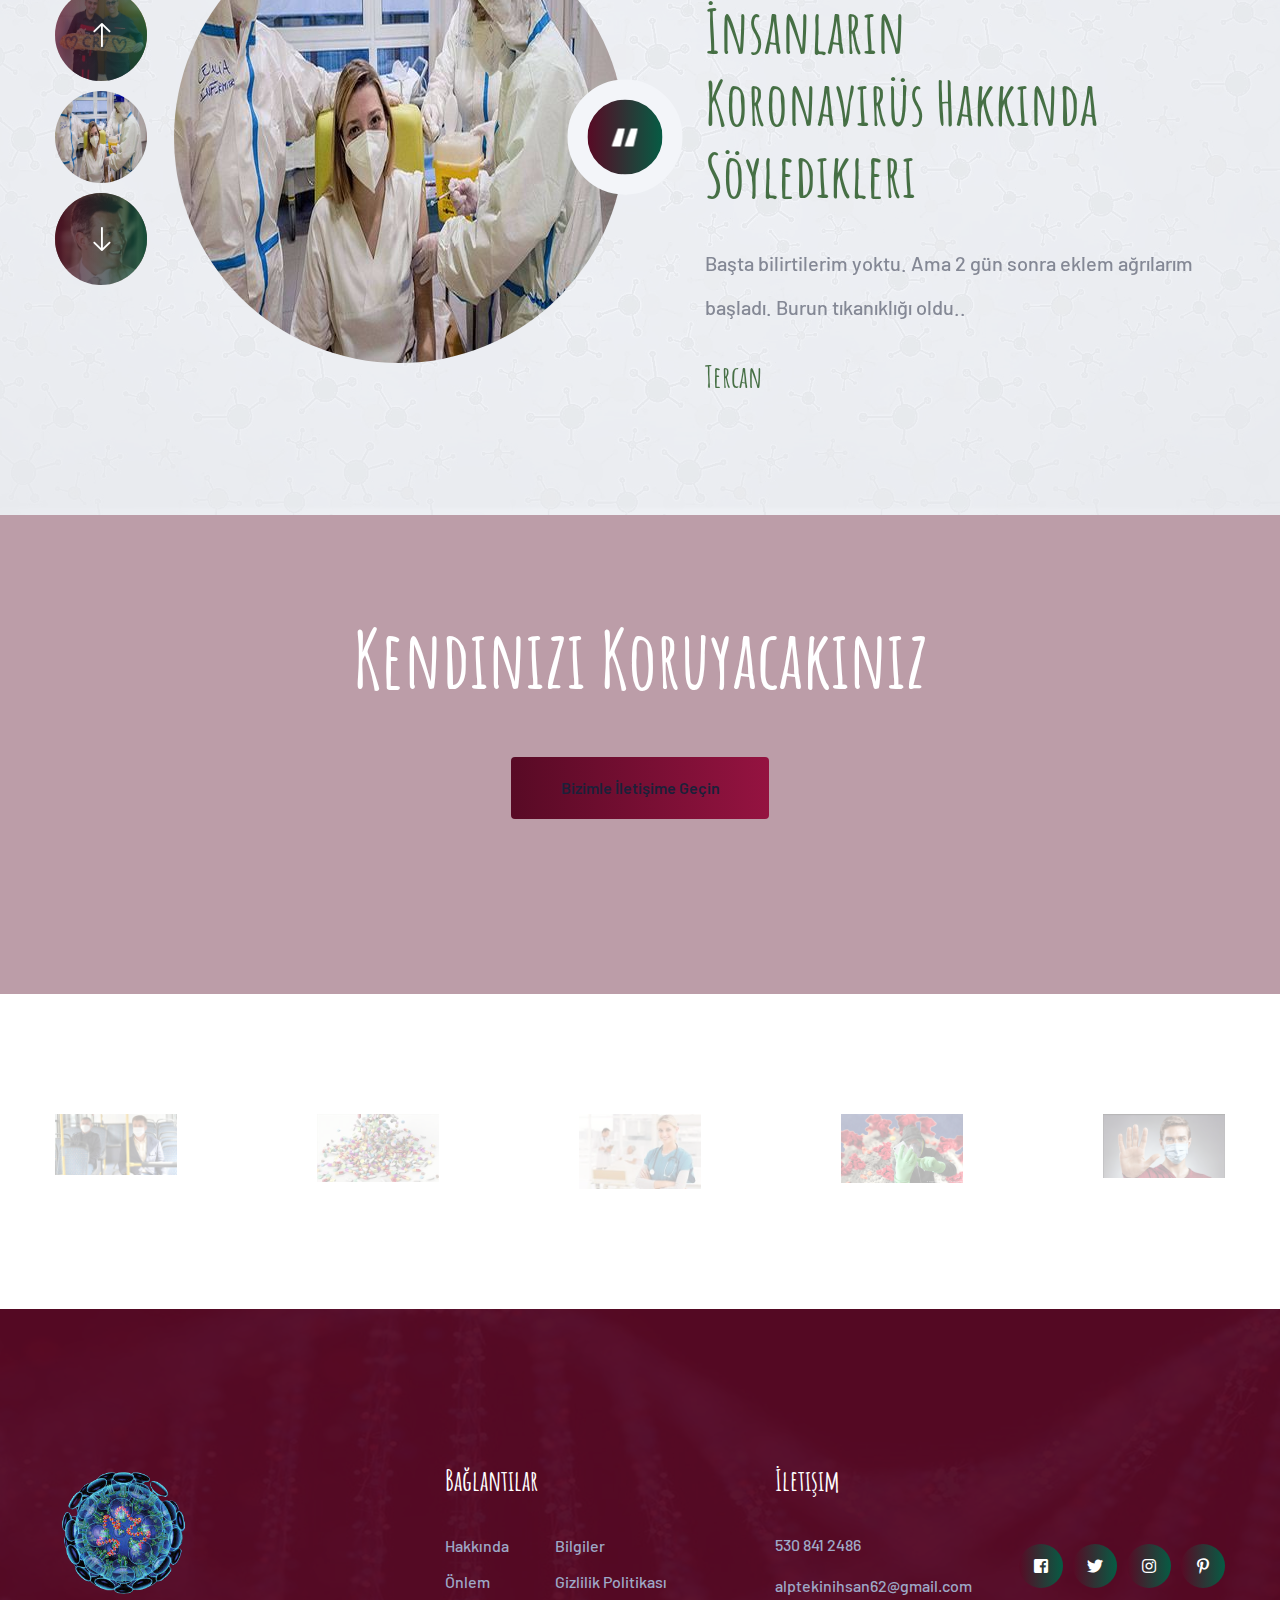
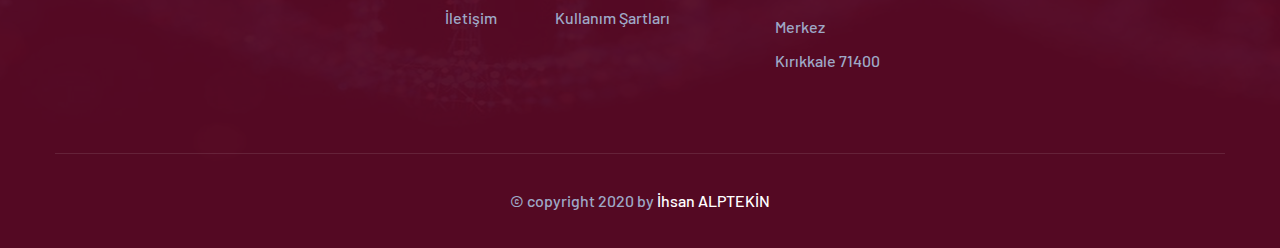
<file: flask app/about.html>
<!DOCTYPE html>
<html lang="en">

<head>
    <meta charset="UTF-8">
    <meta name="viewport" content="width=device-width, initial-scale=1.0">
    <meta http-equiv="X-UA-Compatible" content="ie=edge">
    <title>Hakkımızda | Koronavirüs Tespiti</title>
    <link rel="apple-touch-icon" sizes="180x180" href="assets/images/favicons/apple-touch-icon2.png">
    <link rel="icon" type="image/jpg" sizes="32x32" href="assets/images/favicons/favicon-32x32.jpg">
    <link rel="icon" type="image/jpg" sizes="16x16" href="assets/images/favicons/favicon-16x16.jpg">
    <link rel="manifest" href="assets/images/favicons/site.webmanifest">

    <!-- plugin scripts -->

    <link href="https://fonts.googleapis.com/css?family=Amatic+SC:400,700%7CBarlow:300,400,500,600,700,800,900%7CPT+Sans:400,700&display=swap" rel="stylesheet">


    <link rel="stylesheet" href="assets/css/animate.min.css">
    <link rel="stylesheet" href="assets/css/bootstrap.min.css">
    <link rel="stylesheet" href="assets/css/owl.carousel.min.css">
    <link rel="stylesheet" href="assets/css/owl.theme.default.min.css">
    <link rel="stylesheet" href="assets/css/magnific-popup.css">
    <link rel="stylesheet" href="assets/css/fontawesome-all.min.css">
    <link rel="stylesheet" href="assets/css/bootstrap-select.min.css">
    <link rel="stylesheet" href="assets/css/jquery.mCustomScrollbar.min.css">
    <link rel="stylesheet" href="assets/css/bootstrap-datepicker.min.css">
    <link rel="stylesheet" href="assets/css/vimns-icons.css">



    <!-- template styles -->
    <link rel="stylesheet" href="assets/css/main.css">
    <link rel="stylesheet" href="assets/css/responsive.css">







</head>

<body>
    <div class="preloader">
        <img src="assets/images/loader1.png" class="preloader__image" alt="">
    </div><!-- /.preloader -->
    <div class="page-wrapper">



        <header class="site-header-one">
            <nav class="main-nav__one stricky">
                <div class="container-fluid">
                    <div class="main-nav__logo-box">
                        <a href="index.html">
                            <img width="137" src="assets/images/logo-1-11.png" alt="">
                        </a>
                        <a href="#" class="side-menu__toggler"><i class="fa fa-bars"></i></a>
                    </div><!-- /.main-nav__logo-box -->
                    <div class="main-nav__main-navigation">
                        <ul class=" main-nav__navigation-box">
                            <li class="dropdown">
                                <a href="index.html">Ana Menü</a>
                                
                            </li>
                            <li>
                                <a href="about.html">Hakkında</a>
                            </li>
                            <li>
                                <a href="prevention.html">Önlemler</a>
                            </li>
                            <li>
                                <a href="faqs.html">Bilgiler</a>
                            </li>

                            <li class="dropdown">
                                <a href="https://news.google.com/search?q=covid">Haberler</a>
                            </li>
                            <li>
                                <a href="contact.html">İletişim</a>
                            </li>
                        </ul>
                    </div><!-- /.main-nav__main-navigation -->
                    <div class="main-nav__cta">
                        <div class="main-nav__cta-icon">
                            <i class="vimns-icon-phone"></i>
                        </div><!-- /.main-nav__cta-icon -->
                        <div class="main-nav__cta-content">
                            <h3><a href="tel:530-841-2476">530 841 2476</a></h3>
                            <p></p>
                        </div><!-- /.main-nav__cta-content -->
                    </div><!-- /.main-nav__cta -->
                    <div class="main-nav__right">
                        <a href="upload.html" class="main-nav__btn">Korona Tanı</a><!-- /.main-nav__btn -->
                    </div><!-- /.main-nav__right -->
                </div><!-- /.container-fluid -->
            </nav><!-- /.main-nav__one -->

        </header><!-- /.site-header-one -->


        <section class="page-header">
            <div class="container">
                <h2>Hakkında</h2>
                <ul class="thm-breadcrumb list-unstyled">
                    <li><a href="#">Ana Menü</a></li>
                    <li><span>Hakkında</span></li>
                </ul><!-- /.thm-breadcrumb -->
            </div><!-- /.container -->
        </section><!-- /.page-header -->

        <section class="about-three">
            <div class="container">
                <div class="block-title text-center">
                    <p>Korona Hakkında Daha Fazla Bilgi Edinin</p>
                    <h3>Koronavirüsten Kendinizi Koruyun</h3>
                </div><!-- /.block-title -->

                <div class="row">
                    <div class="col-lg-4">
                        <div class="about-three__image">
                            <img src="assets/images/arama/about-2-1.png" alt="">
                        </div><!-- /.about-three__image -->
                        <div class="about-three__title">
                            <h3>Kendinizi Korumalısınız</h3>
                        </div><!-- /.about-three__title -->
                    </div><!-- /.col-lg-4 -->
                    <div class="col-lg-8">
                        <div class="about-three__image">
                            <img src="assets/images/arama/about-2-2.png" alt="">
                        </div><!-- /.about-three__image -->
                    </div><!-- /.col-lg-8 -->
                </div><!-- /.row -->
                <div class="text-center about-three__text">
                    <p></p>
                </div><!-- /.text-center -->
            </div><!-- /.container -->
        </section><!-- /.about-three -->


        <section class="testimonials-one" id="testimonials">
            <div class="container">
                <div class="row">
                    <div class="col-lg-6">
                        <div class="testimonials-one__image-block">
                            <div class="owl-carousel owl-theme" id="sync2">
                                <div class="item clearfix">
                                    <div class="testimonials-one__image">
                                        <img src="assets/images/testimonials/Hemşire.jpg" class="testimonials-one__thumb" alt="Awesome Image" />
                                        <div class="testimonials-one__qoute">
                                            <img src="assets/images/testimonials/testimonials-qoute-1-1.png" alt="Awesome Image" />
                                        </div><!-- /.testimonials-one__qoute -->
                                    </div><!-- /.testimonials-one__image -->
                                </div><!-- /.item -->
                                <div class="item clearfix">
                                    <div class="testimonials-one__image">
                                        <img src="assets/images/testimonials/metin.jpg" class="testimonials-one__thumb" alt="Awesome Image" />
                                        <div class="testimonials-one__qoute">
                                            <img src="assets/images/testimonials/testimonials-qoute-1-1.png" alt="Awesome Image" />
                                        </div><!-- /.testimonials-one__qoute -->
                                    </div><!-- /.testimonials-one__image -->
                                </div><!-- /.item -->
                                <div class="item clearfix">
                                    <div class="testimonials-one__image">
                                        <img src="assets/images/testimonials/cr7.jpg" class="testimonials-one__thumb" alt="Awesome Image" />
                                        <div class="testimonials-one__qoute">
                                            <img src="assets/images/testimonials/testimonials-qoute-1-1.png" alt="Awesome Image" />
                                        </div><!-- /.testimonials-one__qoute -->
                                    </div><!-- /.testimonials-one__image -->
                                </div><!-- /.item -->
                            </div><!-- /.owl-carousel owl-theme -->
                            <div class="testimonials-one__button-block">
                                <button class="testimonials-one__button__prev-btn"></button>
                                <button class="testimonials-one__button__current-btn"></button>
                                <button class="testimonials-one__button__next-btn"></button>
                            </div>
                        </div><!-- /.testimonials-one__image-block -->
                    </div><!-- /.col-lg-6 -->
                    <div class="col-lg-6">
                        <div class="testimonials-one__content">
                            <div class="block-title text-left">
                                <p></p>
                                <h3>Virüs'e Yakalanan İnsanların <br>Koronavirüs Hakkında Söyledikleri </h3>
                            </div><!-- /.block-title -->

                            <div class="owl-carousel owl-theme" id="sync1">
                                <div class="item">
                                    <div class="testimonials-one__single" data-thumb-img="assets/images/testimonials/Hemşire.jpg">
                                        <p class="testimonials-one__text">Başta bilirtilerim yoktu. Ama 2 gün sonra eklem ağrılarım başladı. Burun tıkanıklığı oldu..
                                            </p><!-- /.testimonials-one__text -->
                                        <div class="testimonials-one__bottom">
                                            <h3 class="testimonials-one__title">Tercan</h3>
                                            <!-- /.testimonials-one__title -->
                                        </div><!-- /.testimonials-one__bottom -->
                                    </div><!-- /.testimonials-one__single -->
                                </div><!-- /.item -->
                                <div class="item">
                                    <div class="testimonials-one__single" data-thumb-img="assets/images/testimonials/metin.jpg">
                                        <p class="testimonials-one__text">Yaşadıklarını "Çekilecek dert değil" diyerek anlattı...
                                            </p><!-- /.testimonials-one__text -->
                                        <div class="testimonials-one__bottom">
                                            <h3 class="testimonials-one__title">Metin Şentürk</h3>
                                            <!-- /.testimonials-one__title -->
                                        </div><!-- /.testimonials-one__bottom -->
                                    </div><!-- /.testimonials-one__single -->
                                </div><!-- /.item -->
                                <div class="item">
                                    <div class="testimonials-one__single" data-thumb-img="assets/images/testimonials/cr7.jpg">
                                        <p class="testimonials-one__text">19 Gün Sahalardan Uzak Kaldım...
                                            </p><!-- /.testimonials-one__text -->
                                        <div class="testimonials-one__bottom">
                                            <h3 class="testimonials-one__title">Cristiano Ronaldo</h3>
                                            <!-- /.testimonials-one__title -->
                                        </div><!-- /.testimonials-one__bottom -->
                                    </div><!-- /.testimonials-one__single -->
                                </div><!-- /.item -->
                            </div><!-- /.owl-carousel owl-theme -->
                        </div><!-- /.testimonials-one__content -->
                    </div><!-- /.col-lg-6 -->
                </div><!-- /.row -->
            </div><!-- /.container -->
        </section><!-- /.testimonials-one -->



        <section class="cta-two" style="background-image: url(assets/images/arkaplan/cta-bg-1-1.jpg);">
            <div class="container">
                <h3>Kendinizi Koruyacakınız <br>
                     </h3>
                <a href="contact.html" class="thm-btn cta-two__btn">Bizimle İletişime Geçin</a><!-- /.thm-btn cta-two__btn -->
            </div><!-- /.container -->
        </section><!-- /.cta-two -->

        <div class="brand-one brand-one__about-page">
            <div class="container">
                <div class="brand-one__carousel owl-theme owl-carousel thm__owl-carousel" data-options='{"nav": false, "autoplay": true, "autoplayTimeout": 5000, "smartSpeed": 700, "dots": false, "margin": 140, "responsive": { "0": { "items": 2, "margin": 20 }, "480": { "items": 2, "margin": 20 }, "767": { "items": 3, "margin": 20 }, "991": { "items": 4, "margin": 40 }, "1199": { "items": 5 } }}'>
                    <div class="item">
                        <img src="assets/images/marka/blog-1-1.jpg" alt="">
                    </div><!-- /.item -->
                    <div class="item">
                        <img src="assets/images/marka/blog-1-2.jpg" alt="">
                    </div><!-- /.item -->
                    <div class="item">
                        <img src="assets/images/marka/blog-1-4.jpg" alt="">
                    </div><!-- /.item -->
                    <div class="item">
                        <img src="assets/images/marka/blog-1-5.jpg" alt="">
                    </div><!-- /.item -->
                    <div class="item">
                        <img src="assets/images/marka/blog-1-6.jpg" alt="">
                    </div><!-- /.item -->

                </div><!-- /.marka-one__carousel owl-theme owl-carousel thm__owl-carousel -->
            </div><!-- /.container -->
        </div><!-- /.marka-one -->

        

        <footer class="site-footer-one site-footer-one__home-one">

            <div class="site-footer-one__upper">
                <div class="container">
                    <div class="row">
                        <div class="col-lg-4">
                            <div class="footer-widget footer-widget__about">
                                <a href="index.html" class="footer-widget__logo">
                                    <img width="137" src="assets/images/loader1.png" alt="">
                                </a>
                                <p></p>
                            </div><!-- /.footer-widget footer-widget__about -->
                        </div><!-- /.col-lg-4 -->
                        <div class="col-lg-3">
                            <div class="footer-widget footer-widget__links">
                                <h3 class="footer-widget__title">Bağlantılar</h3><!-- /.footer-widget__title -->
                                <div class="footer-widget__links-wrap">
                                    <ul class="list-unstyled footer-widget__links-list">
                                        <li><a href="about.html">Hakkında</a></li>
                                        
                                        <li><a href="prevention.html">Önlem</a></li>
                                        <li><a href="contact.html">İletişim</a></li>
                                    </ul><!-- /.list-unstyled -->
                                    <ul class="list-unstyled footer-widget__links-list">
                                        <li><a href="faqs.html">Bilgiler</a></li>
                                        <li><a href="about.html">Gizlilik Politikası</a></li>
                                        <li><a href="about.html">Kullanım Şartları</a></li>
                                    </ul><!-- /.list-unstyled -->
                                </div><!-- /.footer-widget__links-wrap -->

                            </div><!-- /.footer-widget footer-widget__about -->
                        </div><!-- /.col-lg-3 -->
                        <div class="col-lg-3">
                            <div class="footer-widget footer-widget__contact">
                                <h3 class="footer-widget__title">İletişim</h3><!-- /.footer-widget__title -->
                                <p><a href="tel:530-841-2476">530 841 2486</a></p>
                                <p><a href="alptekinihsan62@gmail.com"></a>alptekinihsan62@gmail.com </p>
                                <p>Merkez <br> Kırıkkale 71400</p>
                            </div><!-- /.footer-widget footer-widget__contact -->
                        </div><!-- /.col-lg-3 -->
                        <div class="col-lg-2 d-flex">
                            <div class="footer-widget my-auto">
                                <div class="footer-widget__social">
                                    <a href="#" class="fab fa-facebook-square" href="https://www.facebook.com/"></a>
                                    <a href="#" class="fab fa-twitter" href="https://www.twitter.com/"></a>
                                    <a href="#" class="fab fa-instagram" href="https://www.instagram.com/"></a>
                                    <a href="#" class="fab fa-pinterest-p" href="https://www.pinterest.com/"></a>
                                </div><!-- /.footer-widget__social -->
                            </div><!-- /.footer-widget -->
                        </div><!-- /.col-lg-2 -->
                    </div><!-- /.row -->
                </div><!-- /.container -->
            </div><!-- /.site-footer-one__upper -->
            <div class="site-footer-one__bottom">
                <div class="container">
                    <p>© copyright 2020 by <a href="#">İhsan ALPTEKİN</a></p>
                </div><!-- /.container -->
            </div><!-- /.site-footer-one__bottom -->
        </footer><!-- /.site-footer-one -->
    </div><!-- /.page-wrapper -->


    <a href="#" data-target="html" class="scroll-to-target scroll-to-top"><i class="fa fa-angle-up"></i></a>


    <div class="side-menu__block">


        <div class="side-menu__block-overlay custom-cursor__overlay">
            <div class="cursor"></div>
            <div class="cursor-follower"></div>
        </div><!-- /.side-menu__block-overlay -->
        <div class="side-menu__block-inner ">
            <div class="side-menu__top justify-content-end">

                <a href="#" class="side-menu__toggler side-menu__close-btn"><img src="assets/images/gölge/close-1-1.png" alt=""></a>
            </div><!-- /.side-menu__top -->


            <nav class="mobile-nav__container">
                <!-- content is loading via js -->
            </nav>
            <div class="side-menu__sep"></div><!-- /.side-menu__sep -->
            <div class="side-menu__content">
                <p></p>
                <p><a href="mailto:alptekinihsan62@gmail.com">alptekinihsan62@gmail.com</a> <br> <a href="tel:530-841-2476">530 841 2476</a></p>
                <div class="side-menu__social">
                    <a href="#" class="fab fa-facebook-square" href="https://www.facebook.com/"></a>
                                    <a href="#" class="fab fa-twitter" href="https://www.twitter.com/"></a>
                                    <a href="#" class="fab fa-instagram" href="https://www.instagram.com/"></a>
                                    <a href="#" class="fab fa-pinterest-p" href="https://www.pinterest.com/"></a>
                </div>
            </div><!-- /.side-menu__content -->
        </div><!-- /.side-menu__block-inner -->
    </div><!-- /.side-menu__block -->



    <script src="assets/js/jquery.min.js"></script>
    <script src="assets/js/bootstrap.bundle.min.js"></script>
    <script src="assets/js/owl.carousel.min.js"></script>
    <script src="assets/js/waypoints.min.js"></script>
    <script src="assets/js/jquery.counterup.min.js"></script>
    <script src="assets/js/TweenMax.min.js"></script>
    <script src="assets/js/wow.js"></script>
    <script src="assets/js/jquery.magnific-popup.min.js"></script>
    <script src="assets/js/jquery.ajaxchimp.min.js"></script>
    <script src="assets/js/jquery.validate.min.js"></script>
    <script src="assets/js/bootstrap-select.min.js"></script>
    <script src="assets/js/jquery.mCustomScrollbar.concat.min.js"></script>
    <script src="assets/js/bootstrap-datepicker.min.js"></script>
    <script src="assets/js/isotope.js"></script>
    <script src="assets/js/theme.js"></script>
    <script src="assets/js/testimonials-owl.carousel.config.js"></script>
</body>

</html>
</file>
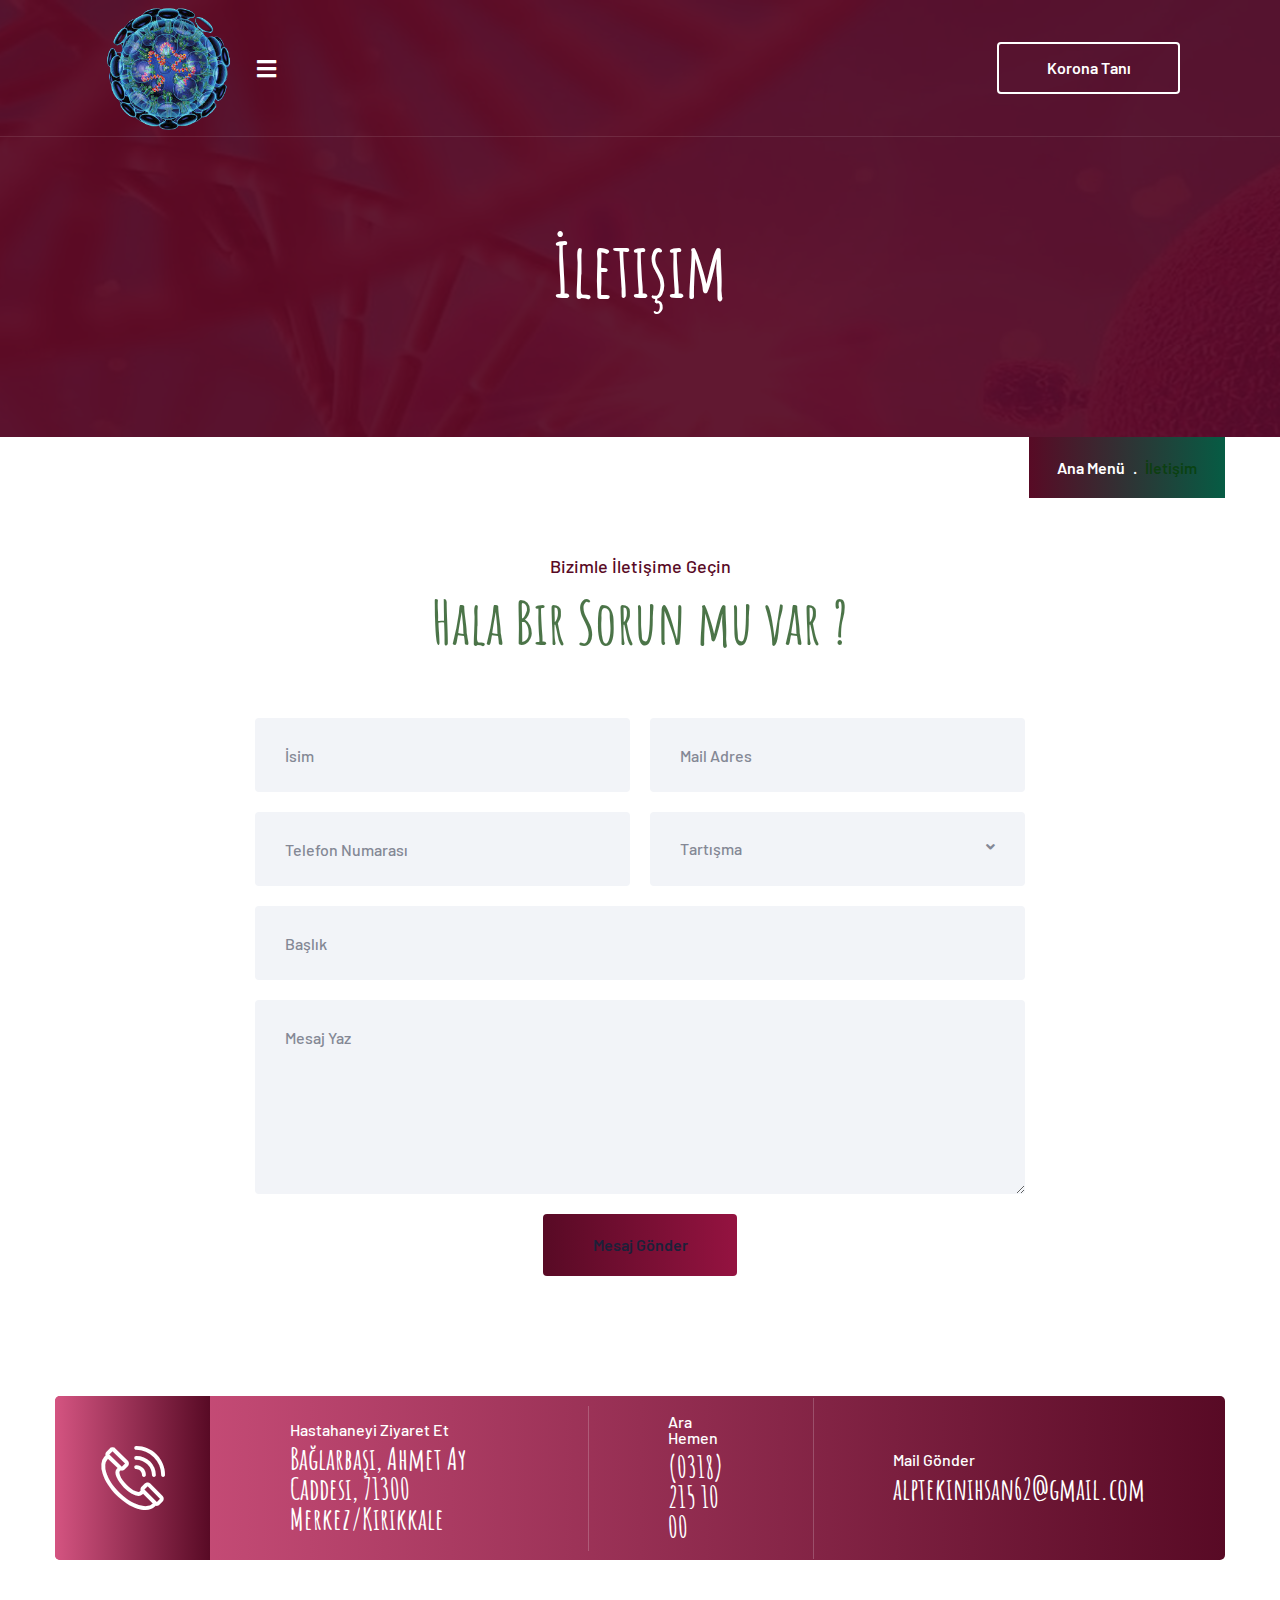
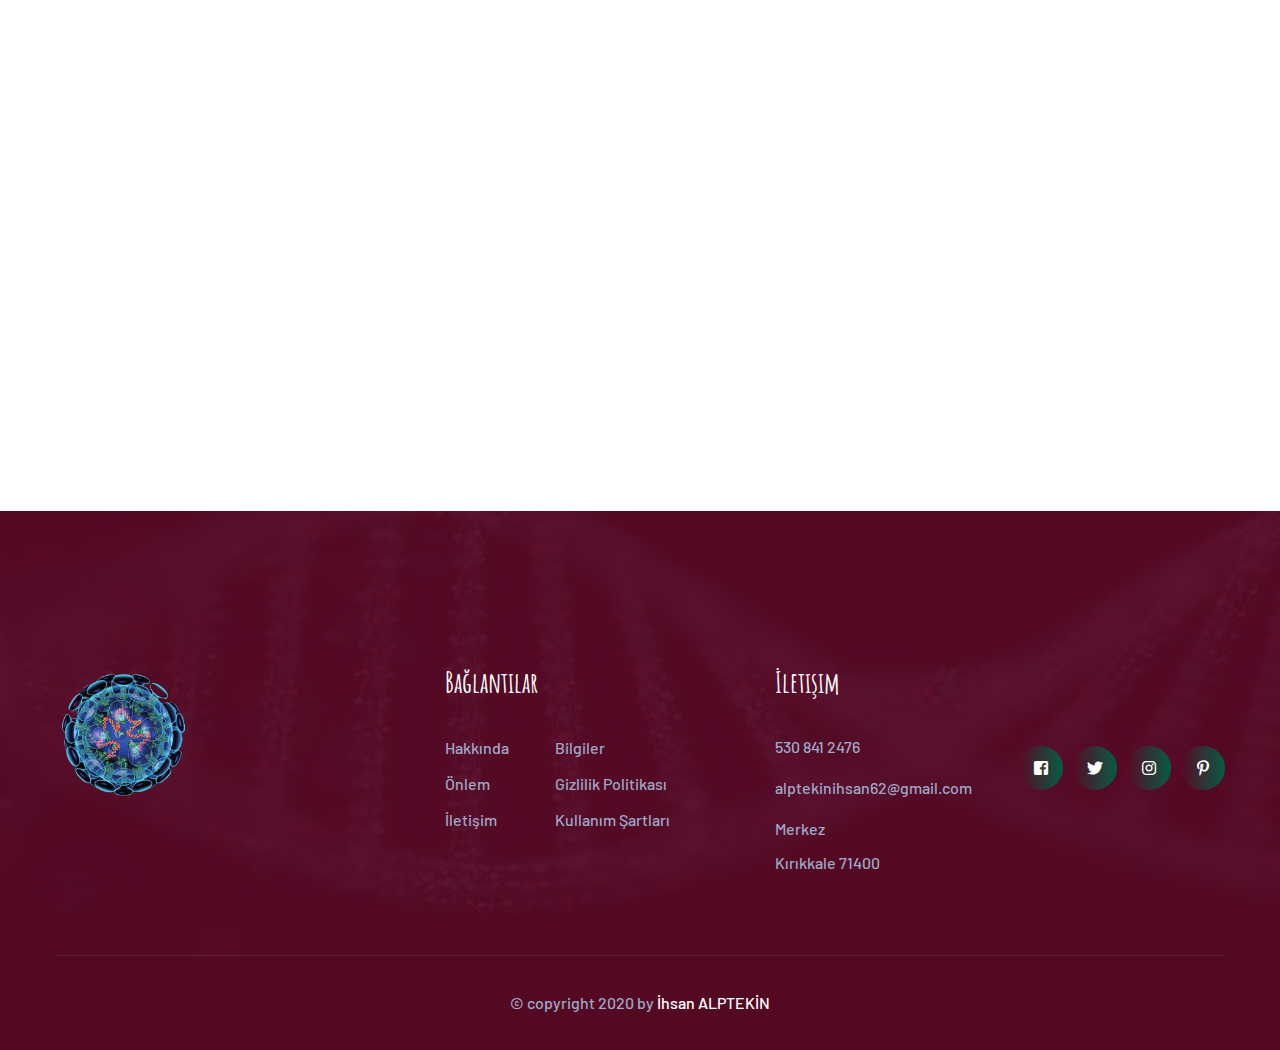
<file: flask app/contact.html>
<!DOCTYPE html>
<html lang="en">

<head>
    <meta charset="UTF-8">
    <meta name="viewport" content="width=device-width, initial-scale=1.0">
    <meta http-equiv="X-UA-Compatible" content="ie=edge">
    <title>İletişim | Koronavirüs Tespiti</title>
    <link rel="apple-touch-icon" sizes="180x180" href="assets/images/favicons/apple-touch-icon2.png">
    <link rel="icon" type="image/jpg" sizes="32x32" href="assets/images/favicons/favicon-32x32.jpg">
    <link rel="icon" type="image/jpg" sizes="16x16" href="assets/images/favicons/favicon-16x16.jpg">
    <link rel="manifest" href="assets/images/favicons/site.webmanifest">



    <link href="https://fonts.googleapis.com/css?family=Amatic+SC:400,700%7CBarlow:300,400,500,600,700,800,900%7CPT+Sans:400,700&display=swap" rel="stylesheet">


    <link rel="stylesheet" href="assets/css/animate.min.css">
    <link rel="stylesheet" href="assets/css/bootstrap.min.css">
    <link rel="stylesheet" href="assets/css/owl.carousel.min.css">
    <link rel="stylesheet" href="assets/css/owl.theme.default.min.css">
    <link rel="stylesheet" href="assets/css/magnific-popup.css">
    <link rel="stylesheet" href="assets/css/fontawesome-all.min.css">
    <link rel="stylesheet" href="assets/css/bootstrap-select.min.css">
    <link rel="stylesheet" href="assets/css/jquery.mCustomScrollbar.min.css">
    <link rel="stylesheet" href="assets/css/bootstrap-datepicker.min.css">
    <link rel="stylesheet" href="assets/css/vimns-icons.css">



    <!-- template styles -->
    <link rel="stylesheet" href="assets/css/main.css">
    <link rel="stylesheet" href="assets/css/responsive.css">







</head>

<body>
    <div class="preloader">
        <img src="assets/images/loader1.png" class="preloader__image" alt="">
    </div><!-- /.preloader -->
    <div class="page-wrapper">
        <header class="site-header-one">
            <nav class="main-nav__one stricky">
                <div class="container-fluid">
                    <div class="main-nav__logo-box">
                        <a href="index.html">
                            <img width="137" src="assets/images/logo-1-11.png" alt="">
                        </a>
                        <a href="#" class="side-menu__toggler"><i class="fa fa-bars"></i></a>
                    </div><!-- /.main-nav__logo-box -->
                    <div class="main-nav__main-navigation">
                        <ul class=" main-nav__navigation-box">
                            <li class="dropdown">
                                <a href="index.html">Ana Menü</a>
                                
                            </li>
                            <li>
                                <a href="about.html">Hakkında</a>
                            </li>
                            <li>
                                <a href="prevention.html">Önlemler</a>
                            </li>
                            <li>
                                <a href="faqs.html">Bilgiler</a>
                            </li>

                            <li class="dropdown">
                                <a href="https://news.google.com/search?q=covid">Haberler</a>
                            </li>
                            <li>
                                <a href="contact.html">İletişim</a>
                            </li>
                        </ul>
                    </div><!-- /.main-nav__main-navigation -->
                    <div class="main-nav__cta">
                        <div class="main-nav__cta-icon">
                            <i class="vimns-icon-phone"></i>
                        </div><!-- /.main-nav__cta-icon -->
                        <div class="main-nav__cta-content">
                            <h3><a href="tel:530-841-2476">5308412476</a></h3>
                            <p>Helpline</p>
                        </div><!-- /.main-nav__cta-content -->
                    </div><!-- /.main-nav__cta -->
                    <div class="main-nav__right">
                        <a href="upload.html" class="main-nav__btn">Korona Tanı</a><!-- /.main-nav__btn -->
                    </div><!-- /.main-nav__right -->
                </div><!-- /.container-fluid -->
            </nav><!-- /.main-nav__one -->

        </header><!-- /.site-header-one -->


        <section class="page-header">
            <div class="container">
                <h2>İletişim</h2>
                <ul class="thm-breadcrumb list-unstyled">
                    <li><a href="#">Ana Menü</a></li>
                    <li><span>İletişim</span></li>
                </ul><!-- /.thm-breadcrumb -->
            </div><!-- /.container -->
        </section><!-- /.page-header -->

        <section class="contact-one">
            <div class="container">
                <div class="block-title text-center">
                    <p>Bizimle İletişime Geçin</p>
                    <h3>Hala Bir Sorun mu var ?</h3>
                </div><!-- /.block-title -->
                <form action="inc/sendemail.php" class="contact-form-validated contact-one__form">
                    <div class="row">
                        <div class="col-lg-6">
                            <input type="text" name="name" placeholder="İsim">
                        </div><!-- /.col-lg-6 -->
                        <div class="col-lg-6">
                            <input type="text" name="email" placeholder="Mail Adres">
                        </div><!-- /.col-lg-6 -->
                        <div class="col-lg-6">
                            <input type="text" name="phone" placeholder="Telefon Numarası">
                        </div><!-- /.col-lg-6 -->
                        <div class="col-lg-6">
                            <select class="selectpicker" name="discuss">
                                <option value="">Tartışma</option>
                                <option value="#">Test Kit'i İçin</option>
                                <option value="#">Karantina İçin</option>
                            </select><!-- /#.selectpicker -->
                        </div><!-- /.col-lg-6 -->
                        <div class="col-lg-12">
                            <input type="text" name="subject" placeholder="Başlık">
                        </div><!-- /.col-lg-12 -->
                        <div class="col-lg-12">
                            <textarea name="message" placeholder="Mesaj Yaz"></textarea>
                        </div><!-- /.col-lg-12 -->
                        <div class="col-lg-12 text-center">
                            <button type="submit" class="thm-btn contact-one__btn">Mesaj Gönder</button>
                            <!-- /.thm-btn contact-one__btn -->
                        </div><!-- /.col-lg-12 -->
                    </div><!-- /.row -->
                </form><!-- /.contact-one__form -->
                <div class="result"></div><!-- /.result -->
            </div><!-- /.container -->
        </section><!-- /.contact-one -->

        <section class="contact-info-one">
            <div class="container">
                <div class="inner-container">
                    <div class="contact-info-one__icon">
                        <i class="vimns-icon-phone"></i>
                    </div><!-- /.contact-info-one__icon -->
                    <div class="contact-info-one__content">
                        <div class="contact-info-one__box">
                            <div class="contact-info-one__box-inner">

                                <h3>Hastahaneyi Ziyaret Et</h3>
                                <p>Bağlarbaşı, Ahmet Ay Caddesi, 71300 Merkez/Kırıkkale</p>

                            </div><!-- /.contact-info-one__box-inner -->
                        </div><!-- /.contact-info-one__box -->
                        <div class="contact-info-one__box">
                            <div class="contact-info-one__box-inner">

                                <h3>Ara Hemen</h3>
                                <p><a href="tel:0318-215-10-00">(0318) 215 10 00</a></p>

                            </div><!-- /.contact-info-one__box-inner -->
                        </div><!-- /.contact-info-one__box -->
                        <div class="contact-info-one__box">
                            <div class="contact-info-one__box-inner">

                                <h3>Mail Gönder</h3>
                                <p><a href="mailto:alptekinihsan62@gmail.com">alptekinihsan62@gmail.com</a></p>

                            </div><!-- /.contact-info-one__box-inner -->
                        </div><!-- /.contact-info-one__box -->
                    </div><!-- /.contact-info-one__content -->
                </div><!-- /.inner-container -->
            </div><!-- /.container -->
        </section><!-- /.contact-info-one -->

        <iframe src="https://www.google.com/maps/embed?pb=!1m14!1m8!1m3!1d24501.373142324792!2d33.476806!3d39.859191!3m2!1i1024!2i768!4f13.1!3m3!1m2!1s0x0%3A0xdd83bbabde0935b0!2zS8SxcsSxa2thbGUgWcO8a3NlayDEsGh0aXNhcyBIYXN0YW5lc2k!5e0!3m2!1str!2str!4v1609349464698!5m2!1str!2str" width="1420" height="600" frameborder="0" style="border:0;" allowfullscreen="" aria-hidden="false" tabindex="0"></iframe>


        <footer class="site-footer-one site-footer-one__home-one">

            <div class="site-footer-one__upper">
                <div class="container">
                    <div class="row">
                        <div class="col-lg-4">
                            <div class="footer-widget footer-widget__about">
                                <a href="index.html" class="footer-widget__logo">
                                    <img width="137" src="assets/images/loader1.png" alt="">
                                </a>
                                <p></p>
                            </div><!-- /.footer-widget footer-widget__about -->
                        </div><!-- /.col-lg-4 -->
                        <div class="col-lg-3">
                            <div class="footer-widget footer-widget__links">
                                <h3 class="footer-widget__title">Bağlantılar</h3><!-- /.footer-widget__title -->
                                <div class="footer-widget__links-wrap">
                                    <ul class="list-unstyled footer-widget__links-list">
                                        <li><a href="about.html">Hakkında</a></li>
                                        
                                        <li><a href="prevention.html">Önlem</a></li>
                                        <li><a href="contact.html">İletişim</a></li>
                                    </ul><!-- /.list-unstyled -->
                                    <ul class="list-unstyled footer-widget__links-list">
                                        <li><a href="faqs.html">Bilgiler</a></li>
                                        <li><a href="about.html">Gizlilik Politikası</a></li>
                                        <li><a href="about.html">Kullanım Şartları</a></li>
                                    </ul><!-- /.list-unstyled -->
                                </div><!-- /.footer-widget__links-wrap -->

                            </div><!-- /.footer-widget footer-widget__about -->
                        </div><!-- /.col-lg-3 -->
                        <div class="col-lg-3">
                            <div class="footer-widget footer-widget__contact">
                                <h3 class="footer-widget__title">İletişim</h3><!-- /.footer-widget__title -->
                                <p><a href="tel:530-841-2476">530 841 2476</a></p>
                                <p><a href="alptekinihsan62@gmail.com">alptekinihsan62@gmail.com</a> </p>
                                <p>Merkez<br> Kırıkkale 71400</p>
                            </div><!-- /.footer-widget footer-widget__contact -->
                        </div><!-- /.col-lg-3 -->
                        <div class="col-lg-2 d-flex">
                            <div class="footer-widget my-auto">
                                <div class="footer-widget__social">
                                    <a href="#" class="fab fa-facebook-square" href="https://www.facebook.com/"></a>
                                    <a href="#" class="fab fa-twitter" href="https://www.twitter.com/"></a>
                                    <a href="#" class="fab fa-instagram" href="https://www.instagram.com/"></a>
                                    <a href="#" class="fab fa-pinterest-p" href="https://www.pinterest.com/"></a>
                                </div><!-- /.footer-widget__social -->
                            </div><!-- /.footer-widget -->
                        </div><!-- /.col-lg-2 -->
                    </div><!-- /.row -->
                </div><!-- /.container -->
            </div><!-- /.site-footer-one__upper -->
            <div class="site-footer-one__bottom">
                <div class="container">
                    <p>© copyright 2020 by <a href="#">İhsan ALPTEKİN</a></p>
                </div><!-- /.container -->
            </div><!-- /.site-footer-one__bottom -->
        </footer><!-- /.site-footer-one -->
    </div><!-- /.page-wrapper -->


    <a href="#" data-target="html" class="scroll-to-target scroll-to-top"><i class="fa fa-angle-up"></i></a>


    <div class="side-menu__block">


        <div class="side-menu__block-overlay custom-cursor__overlay">
            <div class="cursor"></div>
            <div class="cursor-follower"></div>
        </div><!-- /.side-menu__block-overlay -->
        <div class="side-menu__block-inner ">
            <div class="side-menu__top justify-content-end">

                <a href="#" class="side-menu__toggler side-menu__close-btn"><img src="assets/images/gölge/close-1-1.png" alt=""></a>
            </div><!-- /.side-menu__top -->


            <nav class="mobile-nav__container">
                <!-- content is loading via js -->
            </nav>
            <div class="side-menu__sep"></div><!-- /.side-menu__sep -->
            <div class="side-menu__content">
                <p></p>
                <p><a href="mailto:alptekinihsan62@gmail.com">alptekinihsan62@gmail.com</a> <br> <a href="tel:530-841-2476">530 841 2476</a></p>
                <div class="side-menu__social">
                    <a href="#" class="fab fa-facebook-square" href="https://www.facebook.com/"></a>
                                    <a href="#" class="fab fa-twitter" href="https://www.twitter.com/"></a>
                                    <a href="#" class="fab fa-instagram" href="https://www.instagram.com/"></a>
                                    <a href="#" class="fab fa-pinterest-p" href="https://www.pinterest.com/"></a>
                </div>
            </div><!-- /.side-menu__content -->
        </div><!-- /.side-menu__block-inner -->
    </div><!-- /.side-menu__block -->



    <script src="assets/js/jquery.min.js"></script>
    <script src="assets/js/bootstrap.bundle.min.js"></script>
    <script src="assets/js/owl.carousel.min.js"></script>
    <script src="assets/js/waypoints.min.js"></script>
    <script src="assets/js/jquery.counterup.min.js"></script>
    <script src="assets/js/TweenMax.min.js"></script>
    <script src="assets/js/wow.js"></script>
    <script src="assets/js/jquery.magnific-popup.min.js"></script>
    <script src="assets/js/jquery.ajaxchimp.min.js"></script>
    <script src="assets/js/jquery.validate.min.js"></script>
    <script src="assets/js/bootstrap-select.min.js"></script>
    <script src="assets/js/jquery.mCustomScrollbar.concat.min.js"></script>
    <script src="assets/js/bootstrap-datepicker.min.js"></script>
    <script src="assets/js/isotope.js"></script>

    <!-- template scripts -->
    <script src="assets/js/theme.js"></script>
    <script src="assets/js/testimonials-owl.carousel.config.js"></script>
</body>

</html>
</file>
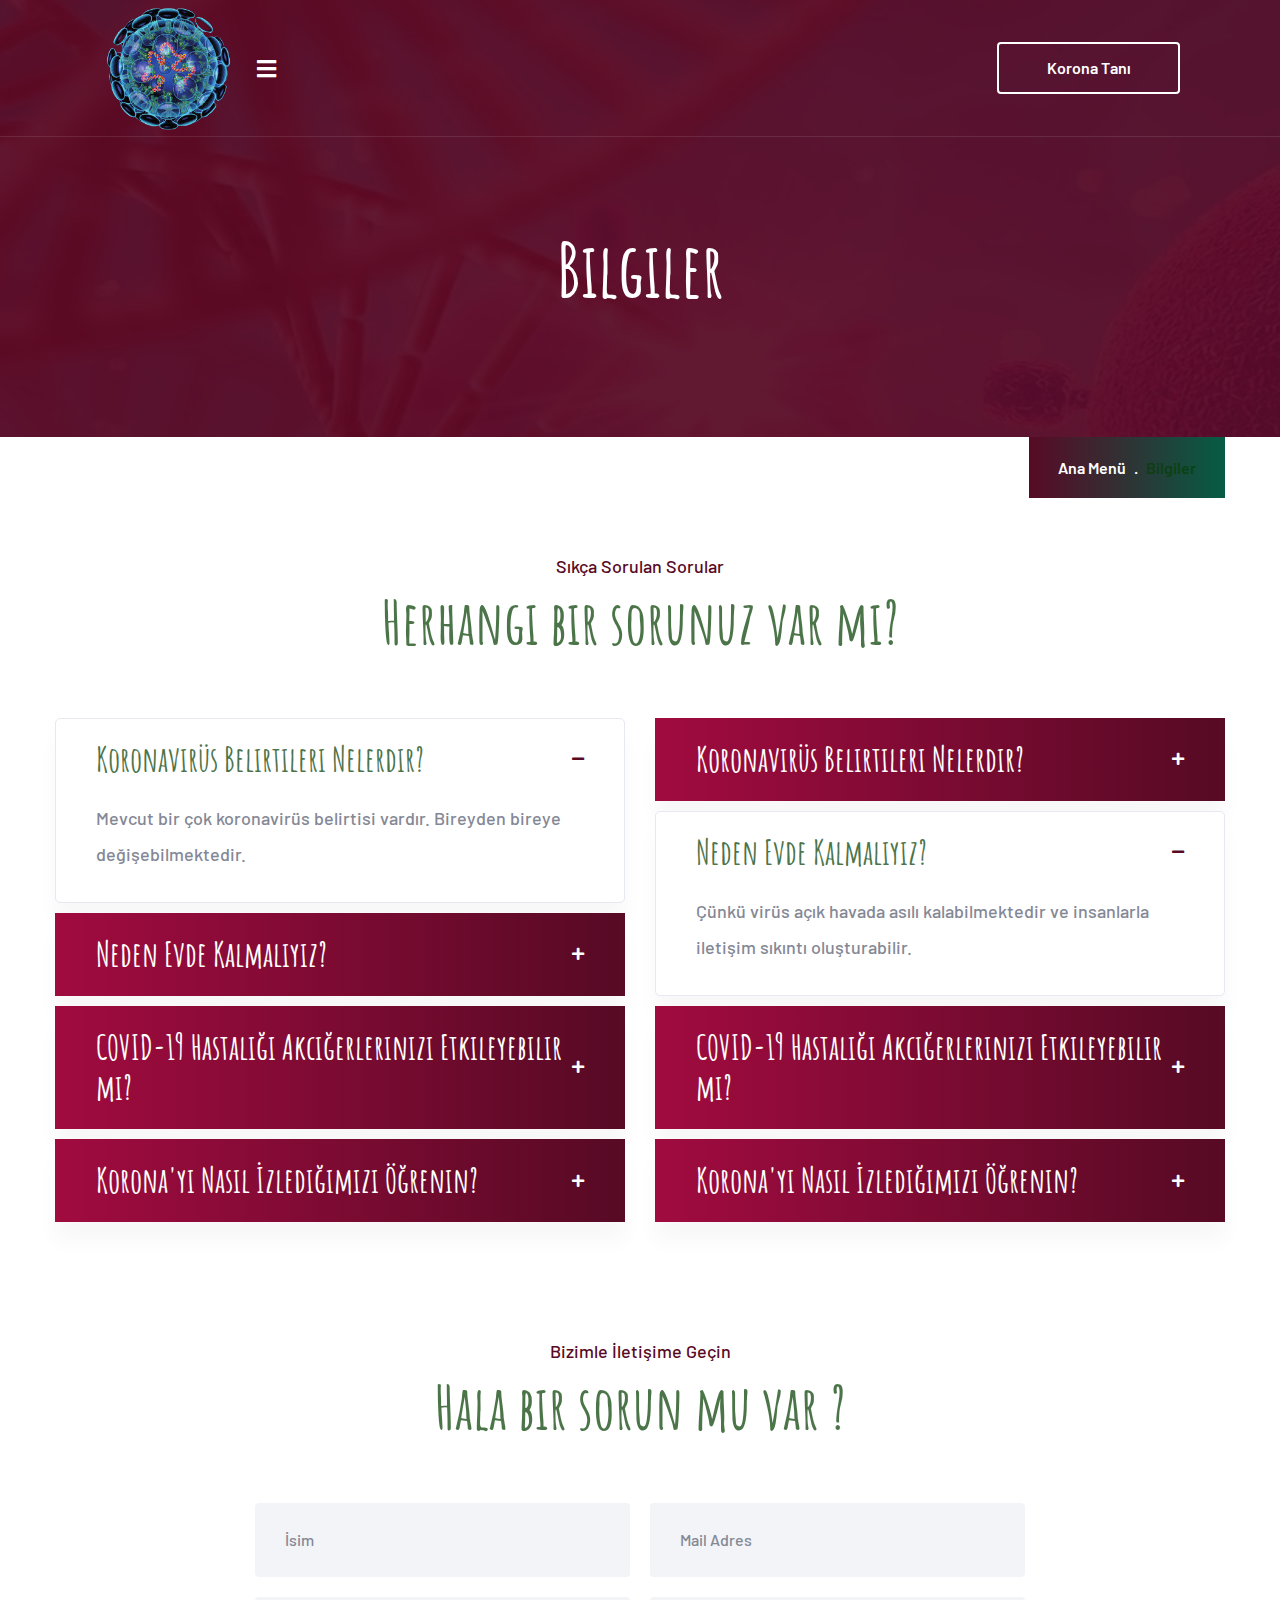
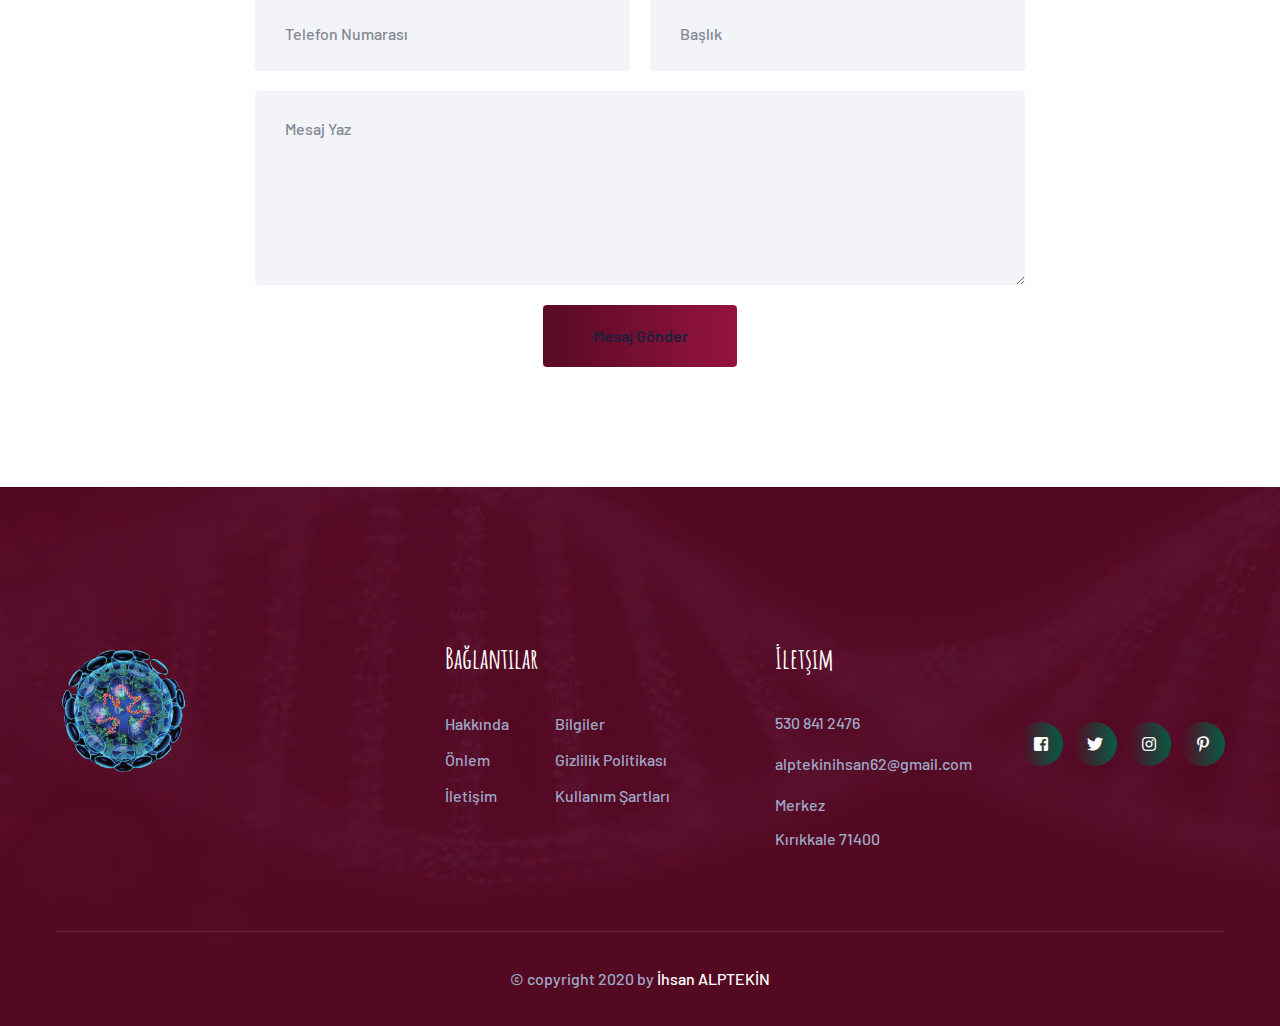
<file: flask app/faqs.html>
<!DOCTYPE html>
<html lang="en">

<head>
    <meta charset="UTF-8">
    <meta name="viewport" content="width=device-width, initial-scale=1.0">
    <meta http-equiv="X-UA-Compatible" content="ie=edge">
    <title>Bilgiler | Koronavirüs Tespiti</title>
    <link rel="apple-touch-icon" sizes="180x180" href="assets/images/favicons/apple-touch-icon2.png">
    <link rel="icon" type="image/jpg" sizes="32x32" href="assets/images/favicons/favicon-32x32.jpg">
    <link rel="icon" type="image/jpg" sizes="16x16" href="assets/images/favicons/favicon-16x16.jpg">
    <link rel="manifest" href="assets/images/favicons/site.webmanifest">

    <!-- plugin scripts -->

    <link href="https://fonts.googleapis.com/css?family=Amatic+SC:400,700%7CBarlow:300,400,500,600,700,800,900%7CPT+Sans:400,700&display=swap" rel="stylesheet">


    <link rel="stylesheet" href="assets/css/animate.min.css">
    <link rel="stylesheet" href="assets/css/bootstrap.min.css">
    <link rel="stylesheet" href="assets/css/owl.carousel.min.css">
    <link rel="stylesheet" href="assets/css/owl.theme.default.min.css">
    <link rel="stylesheet" href="assets/css/magnific-popup.css">
    <link rel="stylesheet" href="assets/css/fontawesome-all.min.css">
    <link rel="stylesheet" href="assets/css/bootstrap-select.min.css">
    <link rel="stylesheet" href="assets/css/jquery.mCustomScrollbar.min.css">
    <link rel="stylesheet" href="assets/css/bootstrap-datepicker.min.css">
    <link rel="stylesheet" href="assets/css/vimns-icons.css">



    <!-- template styles -->
    <link rel="stylesheet" href="assets/css/main.css">
    <link rel="stylesheet" href="assets/css/responsive.css">







</head>

<body>
    <div class="preloader">
        <img src="assets/images/loader1.png" class="preloader__image" alt="">
    </div><!-- /.preloader -->
    <div class="page-wrapper">



        <header class="site-header-one">
            <nav class="main-nav__one stricky">
                <div class="container-fluid">
                    <div class="main-nav__logo-box">
                        <a href="index.html">
                            <img width="137" src="assets/images/logo-1-11.png" alt="">
                        </a>
                        <a href="#" class="side-menu__toggler"><i class="fa fa-bars"></i></a>
                    </div><!-- /.main-nav__logo-box -->
                    <div class="main-nav__main-navigation">
                        <ul class=" main-nav__navigation-box">
                            <li class="dropdown">
                                <a href="index.html">Ana Menü</a>
                                
                            </li>
                            <li>
                                <a href="about.html">Hakkında</a>
                            </li>
                            <li>
                                <a href="prevention.html">Önlemler</a>
                            </li>
                            <li>
                                <a href="faqs.html">Bilgiler</a>
                            </li>

                            <li class="dropdown">
                                <a href="https://news.google.com/search?q=covid">Haberler</a>
                            </li>
                            <li>
                                <a href="contact.html">İletişim</a>
                            </li>
                        </ul>
                    </div><!-- /.main-nav__main-navigation -->
                    <div class="main-nav__cta">
                        <div class="main-nav__cta-icon">
                            <i class="vimns-icon-phone"></i>
                        </div><!-- /.main-nav__cta-icon -->
                        <div class="main-nav__cta-content">
                            <h3><a href="tel:530-841-2476">5308412476</a></h3>
                            <p>Yardım</p>
                        </div><!-- /.main-nav__cta-content -->
                    </div><!-- /.main-nav__cta -->
                    <div class="main-nav__right">
                        <a href="upload.html" class="main-nav__btn">Korona Tanı</a><!-- /.main-nav__btn -->
                    </div><!-- /.main-nav__right -->
                </div><!-- /.container-fluid -->
            </nav><!-- /.main-nav__one -->

        </header><!-- /.site-header-one -->


        <section class="page-header">
            <div class="container">
                <h2>Bilgiler</h2>
                <ul class="thm-breadcrumb list-unstyled">
                    <li><a href="#">Ana Menü</a></li>
                    <li><span>Bilgiler</span></li>
                </ul><!-- /.thm-breadcrumb -->
            </div><!-- /.container -->
        </section><!-- /.page-header -->

        <section class="faq-one faq-one__faq-page">
            <div class="container">
                <div class="block-title text-center">
                    <p>Sıkça Sorulan Sorular </p>
                    <h3>Herhangi bir sorunuz var mı?</h3>
                </div><!-- /.block-title -->

                <div class="row">
                    <div class="col-lg-6">
                        <div class="accrodion-grp" data-grp-name="faq-one-accrodion">
                            <div class="accrodion active">
                                <div class="accrodion-title">
                                    <h4>Koronavirüs Belirtileri Nelerdir?</h4>
                                </div>
                                <div class="accrodion-content">
                                    <div class="inner">
                                        <p>Mevcut bir çok koronavirüs belirtisi vardır.
                                            Bireyden bireye değişebilmektedir. </p>
                                    </div><!-- /.inner -->
                                </div>
                            </div>
                            <div class="accrodion ">
                                <div class="accrodion-title">
                                    <h4>Neden Evde Kalmalıyız?</h4>
                                </div>
                                <div class="accrodion-content">
                                    <div class="inner">
                                        <p>Çünkü virüs açık havada asılı kalabilmektedir ve insanlarla iletişim sıkıntı oluşturabilir. </p>
                                    </div><!-- /.inner -->
                                </div>
                            </div>
                            <div class="accrodion ">
                                <div class="accrodion-title">
                                    <h4>COVID-19 Hastalığı Akciğerlerinizi Etkileyebilir mi?</h4>
                                </div>
                                <div class="accrodion-content">
                                    <div class="inner">
                                        <p>Korona virüsü akciğerlere solunum yoluyla ulaşabilmektedir.Bu sebep ile etkileyebilmektedir.</p>
                                    </div><!-- /.inner -->
                                </div>
                            </div>
                            <div class="accrodion ">
                                <div class="accrodion-title">
                                    <h4>Korona'yı Nasıl İzlediğimizi Öğrenin?</h4>
                                </div>
                                <div class="accrodion-content">
                                    <div class="inner">
                                        <p>Derin öğrenme ve görüntü işleme dallarını kullanarak model oluşturulmuş ve modele göre covid tahmini yapılabilmektedir. </p>
                                    </div><!-- /.inner -->
                                </div>
                            </div>

                        </div>
                    </div><!-- /.col-lg-6 -->
                    <div class="col-lg-6">
                        <div class="accrodion-grp" data-grp-name="faq-two-accrodion">
                            <div class="accrodion ">
                                <div class="accrodion-title">
                                    <h4>Koronavirüs Belirtileri Nelerdir?</h4>
                                </div>
                                <div class="accrodion-content">
                                    <div class="inner">
                                        <p>Mevcut bir çok koronavirüs belirtisi vardır. Bireyden bireye değişebilmektedir. </p>
                                    </div><!-- /.inner -->
                                </div>
                            </div>
                            <div class="accrodion active">
                                <div class="accrodion-title">
                                    <h4>Neden Evde Kalmalıyız?</h4>
                                </div>
                                <div class="accrodion-content">
                                    <div class="inner">
                                        <p>Çünkü virüs açık havada asılı kalabilmektedir ve insanlarla iletişim sıkıntı oluşturabilir. </p>
                                    </div><!-- /.inner -->
                                </div>
                            </div>
                            <div class="accrodion ">
                                <div class="accrodion-title">
                                    <h4>COVID-19 Hastalığı Akciğerlerinizi Etkileyebilir mi?</h4>
                                </div>
                                <div class="accrodion-content">
                                    <div class="inner">
                                        <p>Korona virüsü akciğerlere solunum yoluyla ulaşabilmektedir.Bu sebep ile etkileyebilmektedir. </p>
                                    </div><!-- /.inner -->
                                </div>
                            </div>
                            <div class="accrodion ">
                                <div class="accrodion-title">
                                    <h4>Korona'yı Nasıl İzlediğimizi Öğrenin?</h4>
                                </div>
                                <div class="accrodion-content">
                                    <div class="inner">
                                        <p>Derin öğrenme ve görüntü işleme dallarını kullanarak model oluşturulmuş ve modele göre covid tahmini yapılabilmektedir. </p>
                                    </div><!-- /.inner -->
                                </div>
                            </div>

                        </div>
                    </div><!-- /.col-lg-6 -->

                </div><!-- /.row -->
            </div><!-- /.container -->
        </section><!-- /.faq-one -->

        <section class="contact-one">
            <div class="container">
                <div class="block-title text-center">
                    <p>Bizimle İletişime Geçin</p>
                    <h3>Hala bir sorun mu var ?</h3>
                </div><!-- /.block-title -->
                <form action="#" class="contact-one__form">
                    <div class="row">
                        <div class="col-lg-6">
                            <input type="text" placeholder="İsim">
                        </div><!-- /.col-lg-6 -->
                        <div class="col-lg-6">
                            <input type="text" placeholder="Mail Adres">
                        </div><!-- /.col-lg-6 -->
                        <div class="col-lg-6">
                            <input type="text" placeholder="Telefon Numarası">
                        </div><!-- /.col-lg-6 -->
                        <div class="col-lg-6">
                            <input type="text" placeholder="Başlık">
                        </div><!-- /.col-lg-6 -->
                        <div class="col-lg-12">
                            <textarea placeholder="Mesaj Yaz"></textarea>
                        </div><!-- /.col-lg-12 -->
                        <div class="col-lg-12 text-center">
                            <button type="submit" class="thm-btn contact-one__btn">Mesaj Gönder</button>
                            <!-- /.thm-btn contact-one__btn -->
                        </div><!-- /.col-lg-12 -->
                    </div><!-- /.row -->
                </form><!-- /.contact-one__form -->
            </div><!-- /.container -->
        </section><!-- /.contact-one -->



        <footer class="site-footer-one site-footer-one__home-one">

            <div class="site-footer-one__upper">
                <div class="container">
                    <div class="row">
                        <div class="col-lg-4">
                            <div class="footer-widget footer-widget__about">
                                <a href="index.html" class="footer-widget__logo">
                                    <img width="137" src="assets/images/loader1.png" alt="">
                                </a>
                                <p></p>
                            </div><!-- /.footer-widget footer-widget__about -->
                        </div><!-- /.col-lg-4 -->
                        <div class="col-lg-3">
                            <div class="footer-widget footer-widget__links">
                                <h3 class="footer-widget__title">Bağlantılar</h3><!-- /.footer-widget__title -->
                                <div class="footer-widget__links-wrap">
                                    <ul class="list-unstyled footer-widget__links-list">
                                        <li><a href="about.html">Hakkında</a></li>
                                        
                                        <li><a href="prevention.html">Önlem</a></li>
                                        <li><a href="contact.html">İletişim</a></li>
                                    </ul><!-- /.list-unstyled -->
                                    <ul class="list-unstyled footer-widget__links-list">
                                        <li><a href="faqs.html">Bilgiler</a></li>
                                        <li><a href="about.html">Gizlilik Politikası</a></li>
                                        <li><a href="about.html">Kullanım Şartları</a></li>
                                    </ul><!-- /.list-unstyled -->
                                </div><!-- /.footer-widget__links-wrap -->

                            </div><!-- /.footer-widget footer-widget__about -->
                        </div><!-- /.col-lg-3 -->
                        <div class="col-lg-3">
                            <div class="footer-widget footer-widget__contact">
                                <h3 class="footer-widget__title">İletşim</h3><!-- /.footer-widget__title -->
                                <p><a href="tel:530-841-2476">530 841 2476</a></p>
                                <p><a href="alptekinihsan62@gmail.com">alptekinihsan62@gmail.com</a> </p>
                                <p>Merkez <br> Kırıkkale 71400</p>
                            </div><!-- /.footer-widget footer-widget__contact -->
                        </div><!-- /.col-lg-3 -->
                        <div class="col-lg-2 d-flex">
                            <div class="footer-widget my-auto">
                                <div class="footer-widget__social">
                                    <a href="#" class="fab fa-facebook-square" href="https://www.facebook.com/"></a>
                                    <a href="#" class="fab fa-twitter" href="https://www.twitter.com/"></a>
                                    <a href="#" class="fab fa-instagram" href="https://www.instagram.com/"></a>
                                    <a href="#" class="fab fa-pinterest-p" href="https://www.pinterest.com/"></a>
                                </div><!-- /.footer-widget__social -->
                            </div><!-- /.footer-widget -->
                        </div><!-- /.col-lg-2 -->
                    </div><!-- /.row -->
                </div><!-- /.container -->
            </div><!-- /.site-footer-one__upper -->
            <div class="site-footer-one__bottom">
                <div class="container">
                    <p>© copyright 2020 by <a href="#">İhsan ALPTEKİN</a></p>
                </div><!-- /.container -->
            </div><!-- /.site-footer-one__bottom -->
        </footer><!-- /.site-footer-one -->
    </div><!-- /.page-wrapper -->


    <a href="#" data-target="html" class="scroll-to-target scroll-to-top"><i class="fa fa-angle-up"></i></a>


    <div class="side-menu__block">


        <div class="side-menu__block-overlay custom-cursor__overlay">
            <div class="cursor"></div>
            <div class="cursor-follower"></div>
        </div><!-- /.side-menu__block-overlay -->
        <div class="side-menu__block-inner ">
            <div class="side-menu__top justify-content-end">

                <a href="#" class="side-menu__toggler side-menu__close-btn"><img src="assets/images/gölge/close-1-1.png" alt=""></a>
            </div><!-- /.side-menu__top -->


            <nav class="mobile-nav__container">
                <!-- content is loading via js -->
            </nav>
            <div class="side-menu__sep"></div><!-- /.side-menu__sep -->
            <div class="side-menu__content">
                <p></p>
                <p><a href="mailto:alptekinihsan62@gmail.com">alptekinihsan62@gmail.com</a> <br> <a href="tel:530-841-2476">530 841 2476</a></p>
                <div class="side-menu__social">
                    <a href="#" class="fab fa-facebook-square" href="https://www.facebook.com/"></a>
                                    <a href="#" class="fab fa-twitter" href="https://www.twitter.com/"></a>
                                    <a href="#" class="fab fa-instagram" href="https://www.instagram.com/"></a>
                                    <a href="#" class="fab fa-pinterest-p" href="https://www.pinterest.com/"></a>
                </div>
            </div><!-- /.side-menu__content -->
        </div><!-- /.side-menu__block-inner -->
    </div><!-- /.side-menu__block -->



    <script src="assets/js/jquery.min.js"></script>
    <script src="assets/js/bootstrap.bundle.min.js"></script>
    <script src="assets/js/owl.carousel.min.js"></script>
    <script src="assets/js/waypoints.min.js"></script>
    <script src="assets/js/jquery.counterup.min.js"></script>
    <script src="assets/js/TweenMax.min.js"></script>
    <script src="assets/js/wow.js"></script>
    <script src="assets/js/jquery.magnific-popup.min.js"></script>
    <script src="assets/js/jquery.ajaxchimp.min.js"></script>
    <script src="assets/js/jquery.validate.min.js"></script>
    <script src="assets/js/bootstrap-select.min.js"></script>
    <script src="assets/js/jquery.mCustomScrollbar.concat.min.js"></script>
    <script src="assets/js/bootstrap-datepicker.min.js"></script>
    <script src="assets/js/isotope.js"></script>

    <script src="assets/js/theme.js"></script>
    <script src="assets/js/testimonials-owl.carousel.config.js"></script>
</body>

</html>
</file>
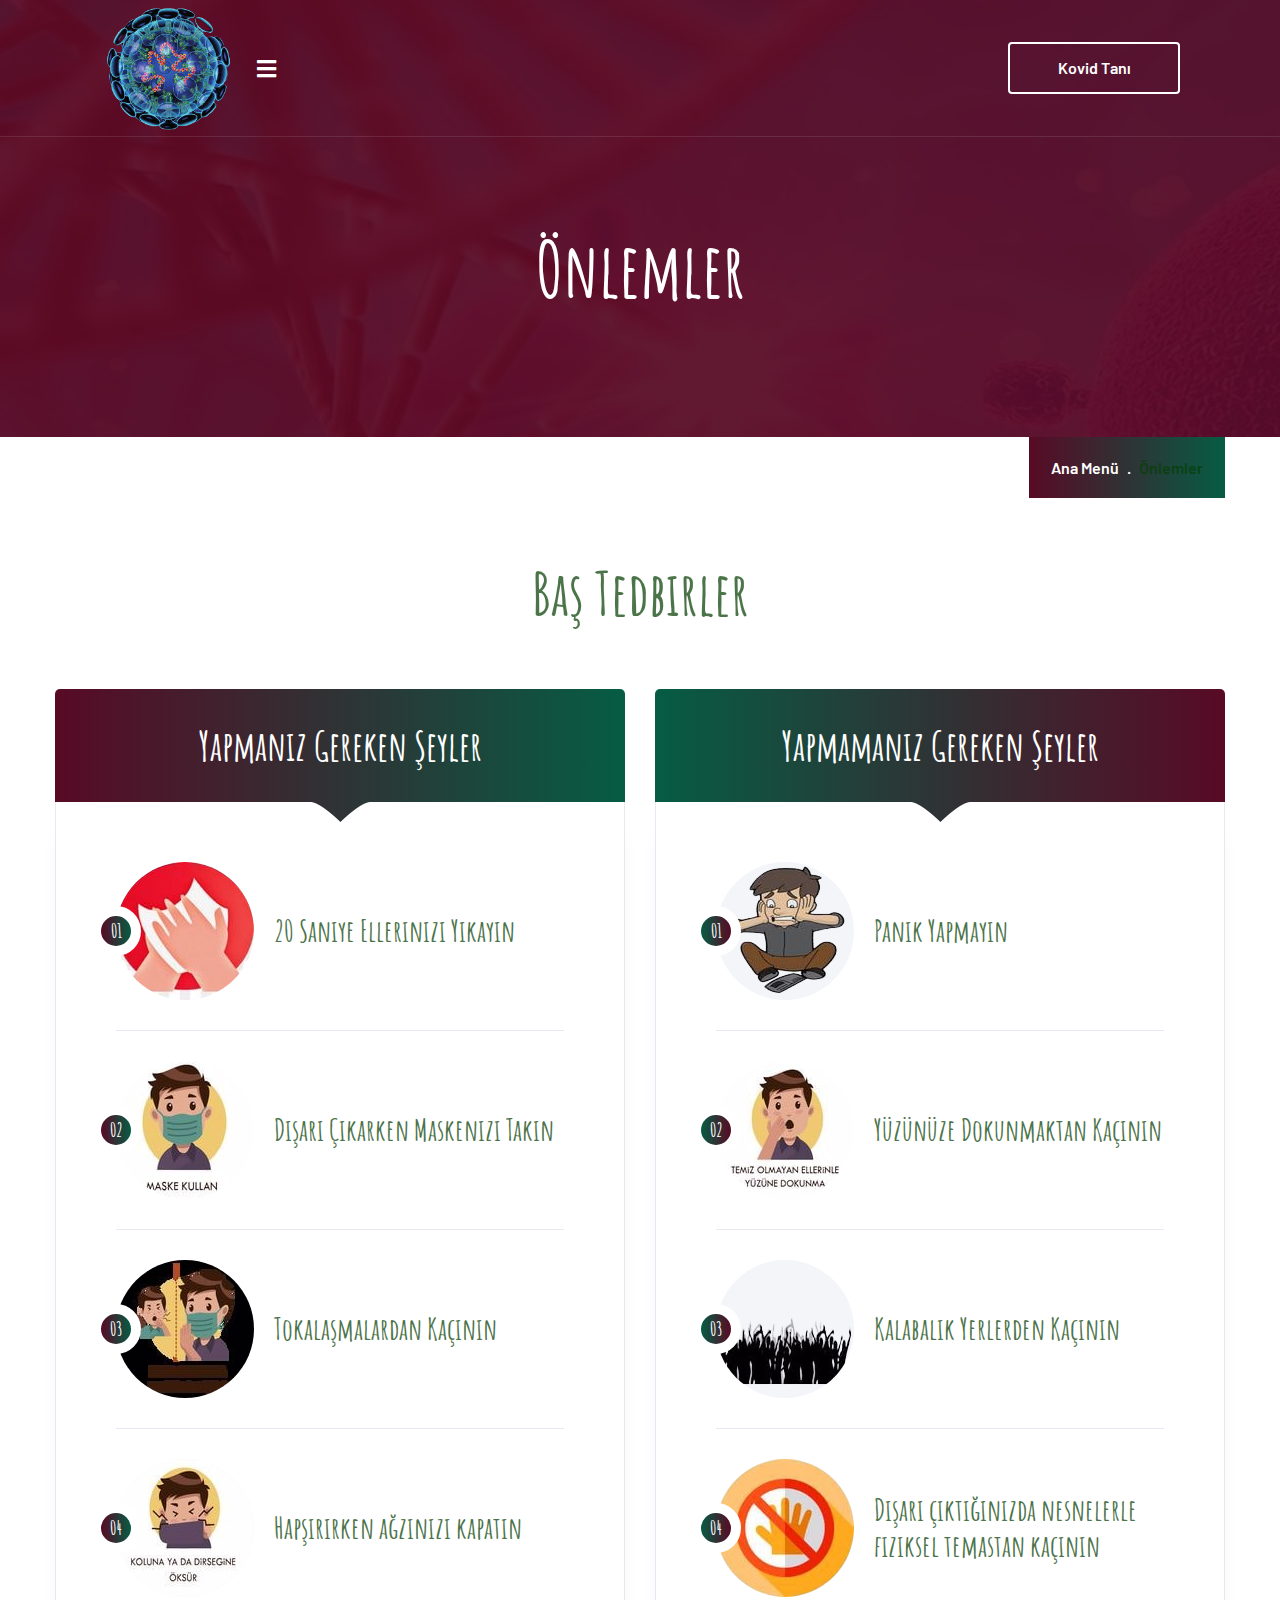
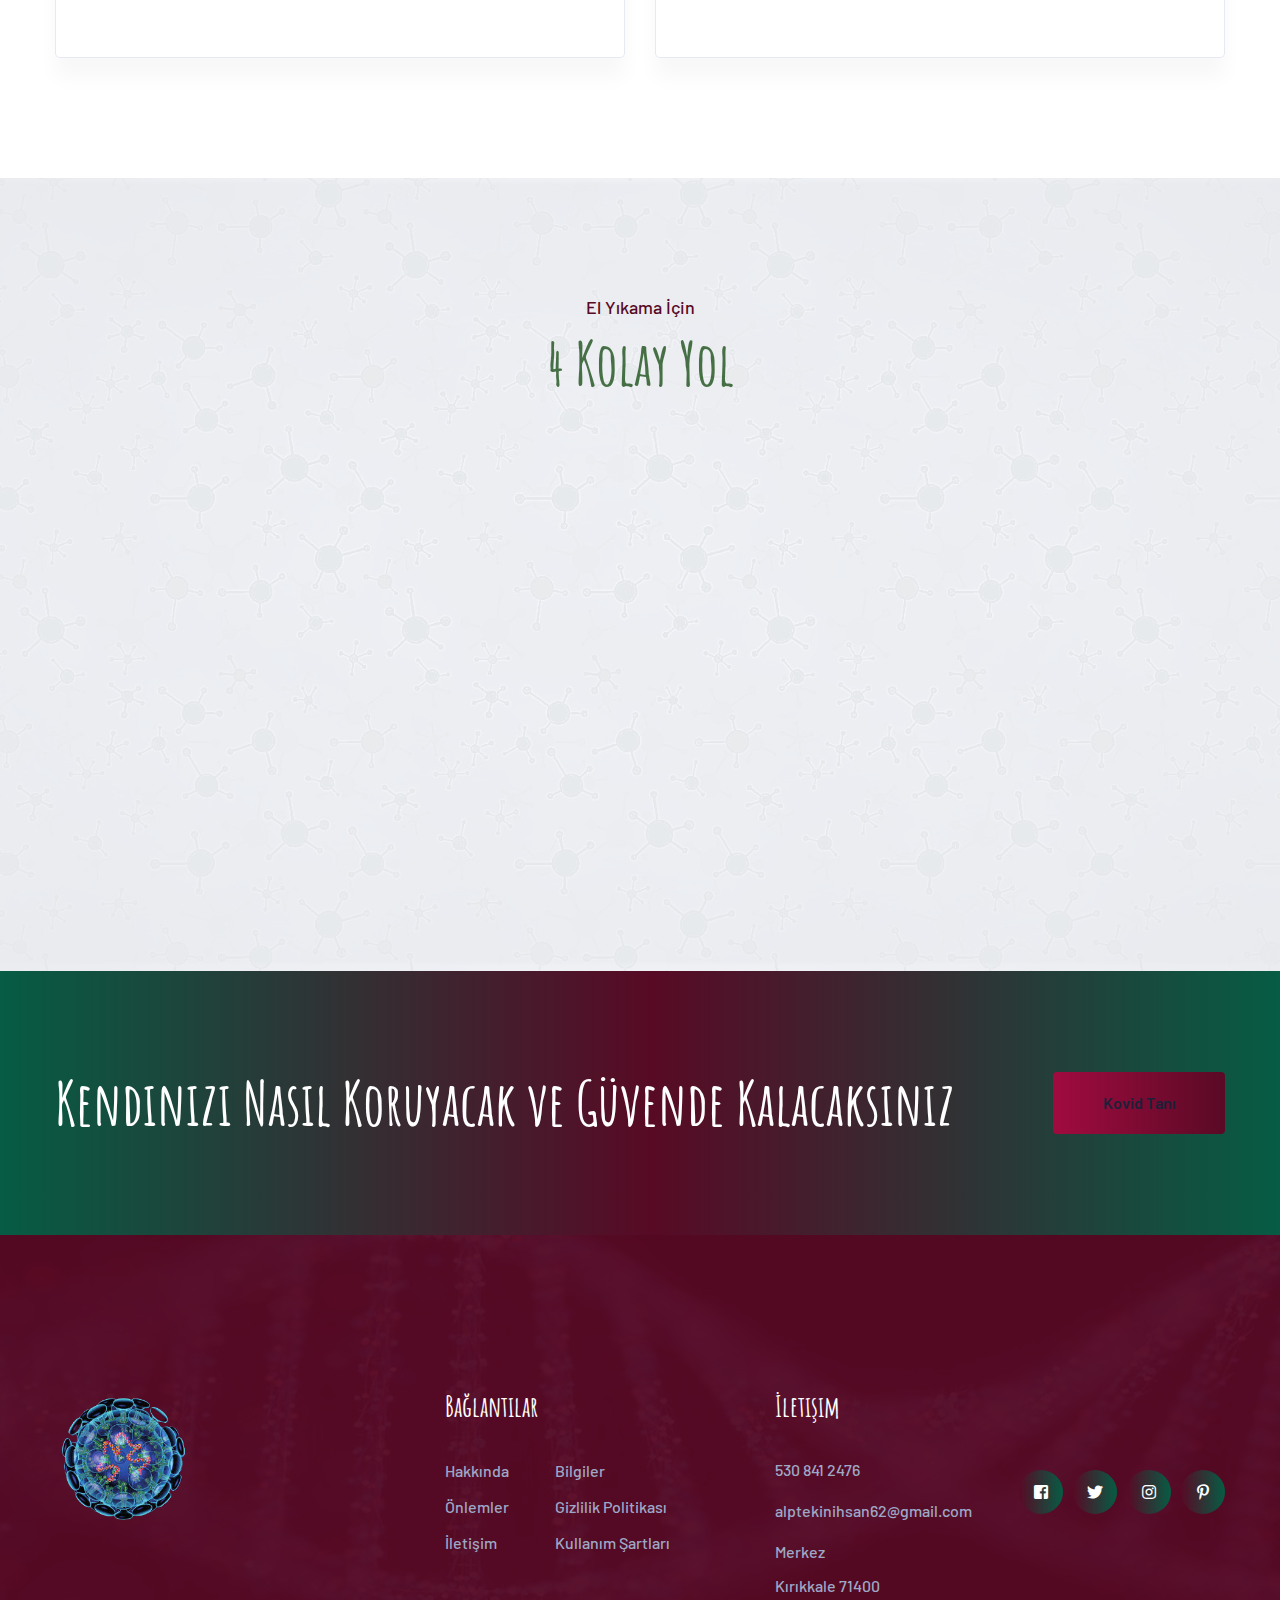
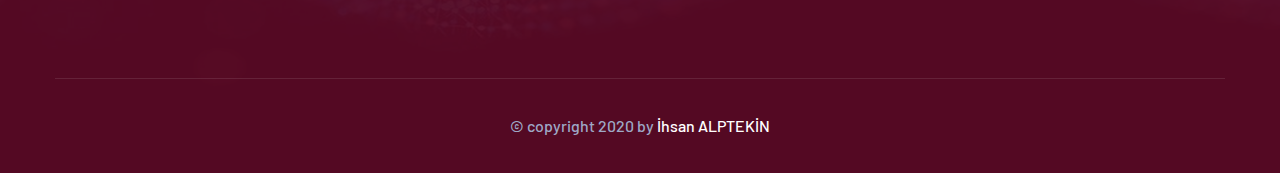
<file: flask app/prevention.html>
<!DOCTYPE html>
<html lang="en">

<head>
    <meta charset="UTF-8">
    <meta name="viewport" content="width=device-width, initial-scale=1.0">
    <meta http-equiv="X-UA-Compatible" content="ie=edge">
    <title>Önlemler | Koronovirüs Tespit</title>
    <link rel="apple-touch-icon" sizes="180x180" href="assets/images/favicons/apple-touch-icon2.png">
    <link rel="icon" type="image/jpg" sizes="32x32" href="assets/images/favicons/favicon-32x32.jpg">
    <link rel="icon" type="image/jpg" sizes="16x16" href="assets/images/favicons/favicon-16x16.jpg">
    <link rel="manifest" href="assets/images/favicons/site.webmanifest">

    <!-- plugin scripts -->

    <link href="https://fonts.googleapis.com/css?family=Amatic+SC:400,700%7CBarlow:300,400,500,600,700,800,900%7CPT+Sans:400,700&display=swap" rel="stylesheet">


    <link rel="stylesheet" href="assets/css/animate.min.css">
    <link rel="stylesheet" href="assets/css/bootstrap.min.css">
    <link rel="stylesheet" href="assets/css/owl.carousel.min.css">
    <link rel="stylesheet" href="assets/css/owl.theme.default.min.css">
    <link rel="stylesheet" href="assets/css/magnific-popup.css">
    <link rel="stylesheet" href="assets/css/fontawesome-all.min.css">
    <link rel="stylesheet" href="assets/css/bootstrap-select.min.css">
    <link rel="stylesheet" href="assets/css/jquery.mCustomScrollbar.min.css">
    <link rel="stylesheet" href="assets/css/bootstrap-datepicker.min.css">
    <link rel="stylesheet" href="assets/css/vimns-icons.css">



    <!-- template styles -->
    <link rel="stylesheet" href="assets/css/main.css">
    <link rel="stylesheet" href="assets/css/responsive.css">







</head>

<body>
    <div class="preloader">
        <img src="assets/images/loader1.png" class="preloader__image" alt="">
    </div><!-- /.preloader -->
    <div class="page-wrapper">
        <header class="site-header-one">
            <nav class="main-nav__one stricky">
                <div class="container-fluid">
                    <div class="main-nav__logo-box">
                        <a href="index.html">
                            <img width="137" src="assets/images/logo-1-11.png" alt="">
                        </a>
                        <a href="#" class="side-menu__toggler"><i class="fa fa-bars"></i></a>
                    </div><!-- /.main-nav__logo-box -->
                    <div class="main-nav__main-navigation">
                        <ul class=" main-nav__navigation-box">
                            <li class="dropdown">
                                <a href="index.html">Ana Menü</a>
                                
                            </li>
                            <li>
                                <a href="about.html">Hakkında</a>
                            </li>
                            <li>
                                <a href="prevention.html">Önlemler</a>
                            </li>
                            <li>
                                <a href="faqs.html">Bilgiler</a>
                            </li>

                            <li class="dropdown">
                                <a href="https://news.google.com/search?q=covid">Haberler</a>
                            </li>
                            <li>
                                <a href="contact.html">İletişim</a>
                            </li>
                        </ul>
                    </div><!-- /.main-nav__main-navigation -->
                    <div class="main-nav__cta">
                        <div class="main-nav__cta-icon">
                            <i class="vimns-icon-phone"></i>
                        </div><!-- /.main-nav__cta-icon -->
                        <div class="main-nav__cta-content">
                            <h3><a href="tel:530-841-2476">530 841 2476</a></h3>
                            <p>Yorum</p>
                        </div><!-- /.main-nav__cta-content -->
                    </div><!-- /.main-nav__cta -->
                    <div class="main-nav__right">
                        <a href="upload.html" class="main-nav__btn">Kovid Tanı</a><!-- /.main-nav__btn -->
                    </div><!-- /.main-nav__right -->
                </div><!-- /.container-fluid -->
            </nav><!-- /.main-nav__one -->

        </header><!-- /.site-header-one -->


        <section class="page-header">
            <div class="container">
                <h2>Önlemler</h2>
                <ul class="thm-breadcrumb list-unstyled">
                    <li><a href="#">Ana Menü</a></li>
                    <li><span>Önlemler</span></li>
                </ul><!-- /.thm-breadcrumb -->
            </div><!-- /.container -->
        </section><!-- /.page-header -->

        <section class="prevention-one prevention-one__prevention-page">
            <div class="container">
                <div class="block-title text-center">

                    <h3>Baş Tedbirler</h3>
                </div><!-- /.block-title text-center -->
                <div class="row">
                    <div class="col-lg-6">
                        <div class="prevention-one__box">
                            <div class="prevention-one__box-top">
                                <h3>Yapmanız Gereken Şeyler</h3>
                            </div><!-- /.prevention-one__box-top -->
                            <div class="prevention-one__box-bottom">
                                <div class="prevention-one__single">
                                    <div class="prevention-one__icon">
                                        <div class="prevention-one__icon-inner">
                                            <img src="assets/images/gölge/ne-yapmalısınız1.jpg" alt="">
                                        </div><!-- /.prevention-one__icon-inner -->
                                    </div><!-- /.prevention-one__icon -->
                                    <div class="prevention-one__content">
                                        <h3>20 Saniye Ellerinizi Yıkayın </h3>
                                        
                                    </div><!-- /.prevention-one__content -->
                                </div><!-- /.prevention-one__single -->

                                <div class="prevention-one__single">
                                    <div class="prevention-one__icon">
                                        <div class="prevention-one__icon-inner">
                                            <img src="assets/images/gölge/ne-yapmalısınız2.jpg" alt="">
                                        </div><!-- /.prevention-one__icon-inner -->
                                    </div><!-- /.prevention-one__icon -->
                                    <div class="prevention-one__content">
                                        <h3>Dışarı Çıkarken Maskenizi Takın</h3>
                                        
                                    </div><!-- /.prevention-one__content -->
                                </div><!-- /.prevention-one__single -->

                                <div class="prevention-one__single">
                                    <div class="prevention-one__icon">
                                        <div class="prevention-one__icon-inner">
                                            <img src="assets/images/gölge/ne-yapmalısınız3.jpg" alt="">
                                        </div><!-- /.prevention-one__icon-inner -->
                                    </div><!-- /.prevention-one__icon -->
                                    <div class="prevention-one__content">
                                        <h3>Tokalaşmalardan Kaçının </h3>
                                        
                                    </div><!-- /.prevention-one__content -->
                                </div><!-- /.prevention-one__single -->
                                <div class="prevention-one__single">
                                    <div class="prevention-one__icon">
                                        <div class="prevention-one__icon-inner">
                                            <img src="assets/images/gölge/ne-yapmalısınız4.jpg" alt="">
                                        </div><!-- /.prevention-one__icon-inner -->
                                    </div><!-- /.prevention-one__icon -->
                                    <div class="prevention-one__content">
                                        <h3>Hapşırırken ağzınızı kapatın </h3>
                                        
                                    </div><!-- /.prevention-one__content -->
                                </div><!-- /.prevention-one__single -->
                            </div><!-- /.prevention-one__box-bottom -->
                        </div><!-- /.prevention-one__box -->
                    </div><!-- /.col-lg-6 -->
                    <div class="col-lg-6">
                        <div class="prevention-one__box">
                            <div class="prevention-one__box-top">
                                <h3>Yapmamanız Gereken Şeyler</h3>
                            </div><!-- /.prevention-one__box-top -->
                            <div class="prevention-one__box-bottom">
                                <div class="prevention-one__single">
                                    <div class="prevention-one__icon">
                                        <div class="prevention-one__icon-inner">
                                            <img src="assets/images/gölge/ne-yapmamalısınız1.png" alt="">
                                        </div><!-- /.prevention-one__icon-inner -->
                                    </div><!-- /.prevention-one__icon -->
                                    <div class="prevention-one__content">
                                        <h3>Panik Yapmayın </h3>
                                        
                                    </div><!-- /.prevention-one__content -->
                                </div><!-- /.prevention-one__single -->

                                <div class="prevention-one__single">
                                    <div class="prevention-one__icon">
                                        <div class="prevention-one__icon-inner">
                                            <img src="assets/images/gölge/ne-yapmamalısınız2.jpg" alt="">
                                        </div><!-- /.prevention-one__icon-inner -->
                                    </div><!-- /.prevention-one__icon -->
                                    <div class="prevention-one__content">
                                        <h3>Yüzünüze Dokunmaktan Kaçının </h3>
                                        
                                    </div><!-- /.prevention-one__content -->
                                </div><!-- /.prevention-one__single -->

                                <div class="prevention-one__single">
                                    <div class="prevention-one__icon">
                                        <div class="prevention-one__icon-inner">
                                            <img src="assets/images/gölge/ne-yapmamalısınız3.png" alt="">
                                        </div><!-- /.prevention-one__icon-inner -->
                                    </div><!-- /.prevention-one__icon -->
                                    <div class="prevention-one__content">
                                        <h3>Kalabalık Yerlerden Kaçının </h3>
                                        
                                    </div><!-- /.prevention-one__content -->
                                </div><!-- /.prevention-one__single -->
                                <div class="prevention-one__single">
                                    <div class="prevention-one__icon">
                                        <div class="prevention-one__icon-inner">
                                            <img src="assets/images/gölge/ne-yapmamalısınız4.jpg" alt="">
                                        </div><!-- /.prevention-one__icon-inner -->
                                    </div><!-- /.prevention-one__icon -->
                                    <div class="prevention-one__content">
                                        <h3>Dışarı çıktığınızda nesnelerle fiziksel temastan kaçının </h3>
                                        
                                    </div><!-- /.prevention-one__content -->
                                </div><!-- /.prevention-one__single -->
                            </div><!-- /.prevention-one__box-bottom -->
                        </div><!-- /.prevention-one__box -->
                    </div><!-- /.col-lg-6 -->
                </div><!-- /.row -->
            </div><!-- /.container -->
        </section><!-- /.prevention-one -->

        <section class="hand-wash-one">
            <div class="container">
                <div class="block-title text-center">
                    <p>El Yıkama İçin</p>
                    <h3>4 Kolay Yol </h3>
                </div><!-- /.block-title text-center -->
                <div class="row">
                    <div class="col-lg-3 col-md-6 wow fadeInUp" data-wow-duration="1500ms" data-wow-delay="000ms">
                        <div class="hand-wash-one__single">
                            <div class="hand-wash-one__image">
                                <img src="assets/images/gölge/önlem1.png" alt="">
                            </div><!-- /.hand-wash-one__image -->
                            <h3>Sabun Kullanın</h3>
                        </div><!-- /.hand-wash-one__single -->
                    </div><!-- /.col-lg-3 col-md-6 wow fadeInUp -->
                    <div class="col-lg-3 col-md-6 wow fadeInUp" data-wow-duration="1500ms" data-wow-delay="100ms">
                        <div class="hand-wash-one__single">
                            <div class="hand-wash-one__image">
                                <img src="assets/images/gölge/önlem2.png" alt="">
                            </div><!-- /.hand-wash-one__image -->
                            <h3>Her Tarafı Sabunlayın</h3>
                        </div><!-- /.hand-wash-one__single -->
                    </div><!-- /.col-lg-3 col-md-6 wow fadeInUp -->
                    <div class="col-lg-3 col-md-6 wow fadeInUp" data-wow-duration="1500ms" data-wow-delay="200ms">
                        <div class="hand-wash-one__single">
                            <div class="hand-wash-one__image">
                                <img src="assets/images/gölge/önlem3.jpg" alt="">
                            </div><!-- /.hand-wash-one__image -->
                            <h3>Parmakları Bir Birinden Geçirin</h3>
                        </div><!-- /.hand-wash-one__single -->
                    </div><!-- /.col-lg-3 col-md-6 wow fadeInUp -->
                    <div class="col-lg-3 col-md-6 wow fadeInUp" data-wow-duration="1500ms" data-wow-delay="300ms">
                        <div class="hand-wash-one__single">
                            <div class="hand-wash-one__image">
                                <img src="assets/images/gölge/önlem4.jpg" alt="">
                            </div><!-- /.hand-wash-one__image -->
                            <h3>Ellerinizi Durulayın</h3>
                        </div><!-- /.hand-wash-one__single -->
                    </div><!-- /.col-lg-3 col-md-6 wow fadeInUp -->
                </div><!-- /.row -->
            </div><!-- /.container -->
        </section><!-- /.hand-wash-one -->


        <section class="cta-one">
            <div class="container">
                <div class="cta-one__left">
                    <h3>Kendinizi Nasıl Koruyacak ve Güvende Kalacaksınız</h3>
                </div><!-- /.cta-one__left -->
                <div class="cta-one__right">
                    <a href="upload.html" class="thm-btn cta-one__btn">Kovid Tanı</a><!-- /.thm-btn cta-one__btn -->
                </div><!-- /.cta-one__right -->
            </div><!-- /.container -->
        </section><!-- /.cta-one -->


        <footer class="site-footer-one site-footer-one__home-one">

            <div class="site-footer-one__upper">
                <div class="container">
                    <div class="row">
                        <div class="col-lg-4">
                            <div class="footer-widget footer-widget__about">
                                <a href="index.html" class="footer-widget__logo">
                                    <img width="137" src="assets/images/loader1.png" alt="">
                                </a>
                                <p></p>
                            </div><!-- /.footer-widget footer-widget__about -->
                        </div><!-- /.col-lg-4 -->
                        <div class="col-lg-3">
                            <div class="footer-widget footer-widget__links">
                                <h3 class="footer-widget__title">Bağlantılar</h3><!-- /.footer-widget__title -->
                                <div class="footer-widget__links-wrap">
                                    <ul class="list-unstyled footer-widget__links-list">
                                        <li><a href="about.html">Hakkında</a></li>
                                        
                                        <li><a href="prevention.html">Önlemler</a></li>
                                        <li><a href="contact.html">İletişim</a></li>
                                    </ul><!-- /.list-unstyled -->
                                    <ul class="list-unstyled footer-widget__links-list">
                                        <li><a href="faqs.html">Bilgiler</a></li>
                                        <li><a href="about.html">Gizlilik Politikası</a></li>
                                        <li><a href="about.html">Kullanım Şartları</a></li>
                                    </ul><!-- /.list-unstyled -->
                                </div><!-- /.footer-widget__links-wrap -->

                            </div><!-- /.footer-widget footer-widget__about -->
                        </div><!-- /.col-lg-3 -->
                        <div class="col-lg-3">
                            <div class="footer-widget footer-widget__contact">
                                <h3 class="footer-widget__title">İletişim</h3><!-- /.footer-widget__title -->
                                <p><a href="tel:530-841-2476">530 841 2476</a></p>
                                <p><a href="alptekinihsan62@gmail.com">alptekinihsan62@gmail.com</a> </p>
                                <p>Merkez <br> Kırıkkale 71400</p>
                            </div><!-- /.footer-widget footer-widget__contact -->
                        </div><!-- /.col-lg-3 -->
                        <div class="col-lg-2 d-flex">
                            <div class="footer-widget my-auto">
                                <div class="footer-widget__social">
                                    <a href="#" class="fab fa-facebook-square" href="https://www.facebook.com/"></a>
                                    <a href="#" class="fab fa-twitter" href="https://www.twitter.com/"></a>
                                    <a href="#" class="fab fa-instagram" href="https://www.instagram.com/"></a>
                                    <a href="#" class="fab fa-pinterest-p" href="https://www.pinterest.com/"></a>
                                </div><!-- /.footer-widget__social -->
                            </div><!-- /.footer-widget -->
                        </div><!-- /.col-lg-2 -->
                    </div><!-- /.row -->
                </div><!-- /.container -->
            </div><!-- /.site-footer-one__upper -->
            <div class="site-footer-one__bottom">
                <div class="container">
                    <p>© copyright 2020 by <a href="#">İhsan ALPTEKİN</a></p>
                </div><!-- /.container -->
            </div><!-- /.site-footer-one__bottom -->
        </footer><!-- /.site-footer-one -->
    </div><!-- /.page-wrapper -->


    <a href="#" data-target="html" class="scroll-to-target scroll-to-top"><i class="fa fa-angle-up"></i></a>


    <div class="side-menu__block">


        <div class="side-menu__block-overlay custom-cursor__overlay">
            <div class="cursor"></div>
            <div class="cursor-follower"></div>
        </div><!-- /.side-menu__block-overlay -->
        <div class="side-menu__block-inner ">
            <div class="side-menu__top justify-content-end">

                <a href="#" class="side-menu__toggler side-menu__close-btn"><img src="assets/images/gölge/close-1-1.png" alt=""></a>
            </div><!-- /.side-menu__top -->


            <nav class="mobile-nav__container">
                <!-- content is loading via js -->
            </nav>
            <div class="side-menu__sep"></div><!-- /.side-menu__sep -->
            <div class="side-menu__content">
                <p></p>
                <p><a href="mailto:alptekinihsan62@gmail.com">alptekinihsan62@gmail.com</a> <br> <a href="tel:530-841-2476">530 841 2476</a></p>
                <div class="side-menu__social">
                    <a href="#" class="fab fa-facebook-square" href="https://www.facebook.com/"></a>
                                    <a href="#" class="fab fa-twitter" href="https://www.twitter.com/"></a>
                                    <a href="#" class="fab fa-instagram" href="https://www.instagram.com/"></a>
                                    <a href="#" class="fab fa-pinterest-p" href="https://www.pinterest.com/"></a>
                </div>
            </div><!-- /.side-menu__content -->
        </div><!-- /.side-menu__block-inner -->
    </div><!-- /.side-menu__block -->



    <script src="assets/js/jquery.min.js"></script>
    <script src="assets/js/bootstrap.bundle.min.js"></script>
    <script src="assets/js/owl.carousel.min.js"></script>
    <script src="assets/js/waypoints.min.js"></script>
    <script src="assets/js/jquery.counterup.min.js"></script>
    <script src="assets/js/TweenMax.min.js"></script>
    <script src="assets/js/wow.js"></script>
    <script src="assets/js/jquery.magnific-popup.min.js"></script>
    <script src="assets/js/jquery.ajaxchimp.min.js"></script>
    <script src="assets/js/jquery.validate.min.js"></script>
    <script src="assets/js/bootstrap-select.min.js"></script>
    <script src="assets/js/jquery.mCustomScrollbar.concat.min.js"></script>
    <script src="assets/js/bootstrap-datepicker.min.js"></script>
    <script src="assets/js/isotope.js"></script>

    <!-- template scripts -->
    <script src="assets/js/theme.js"></script>
    <script src="assets/js/testimonials-owl.carousel.config.js"></script>
</body>

</html>
</file>
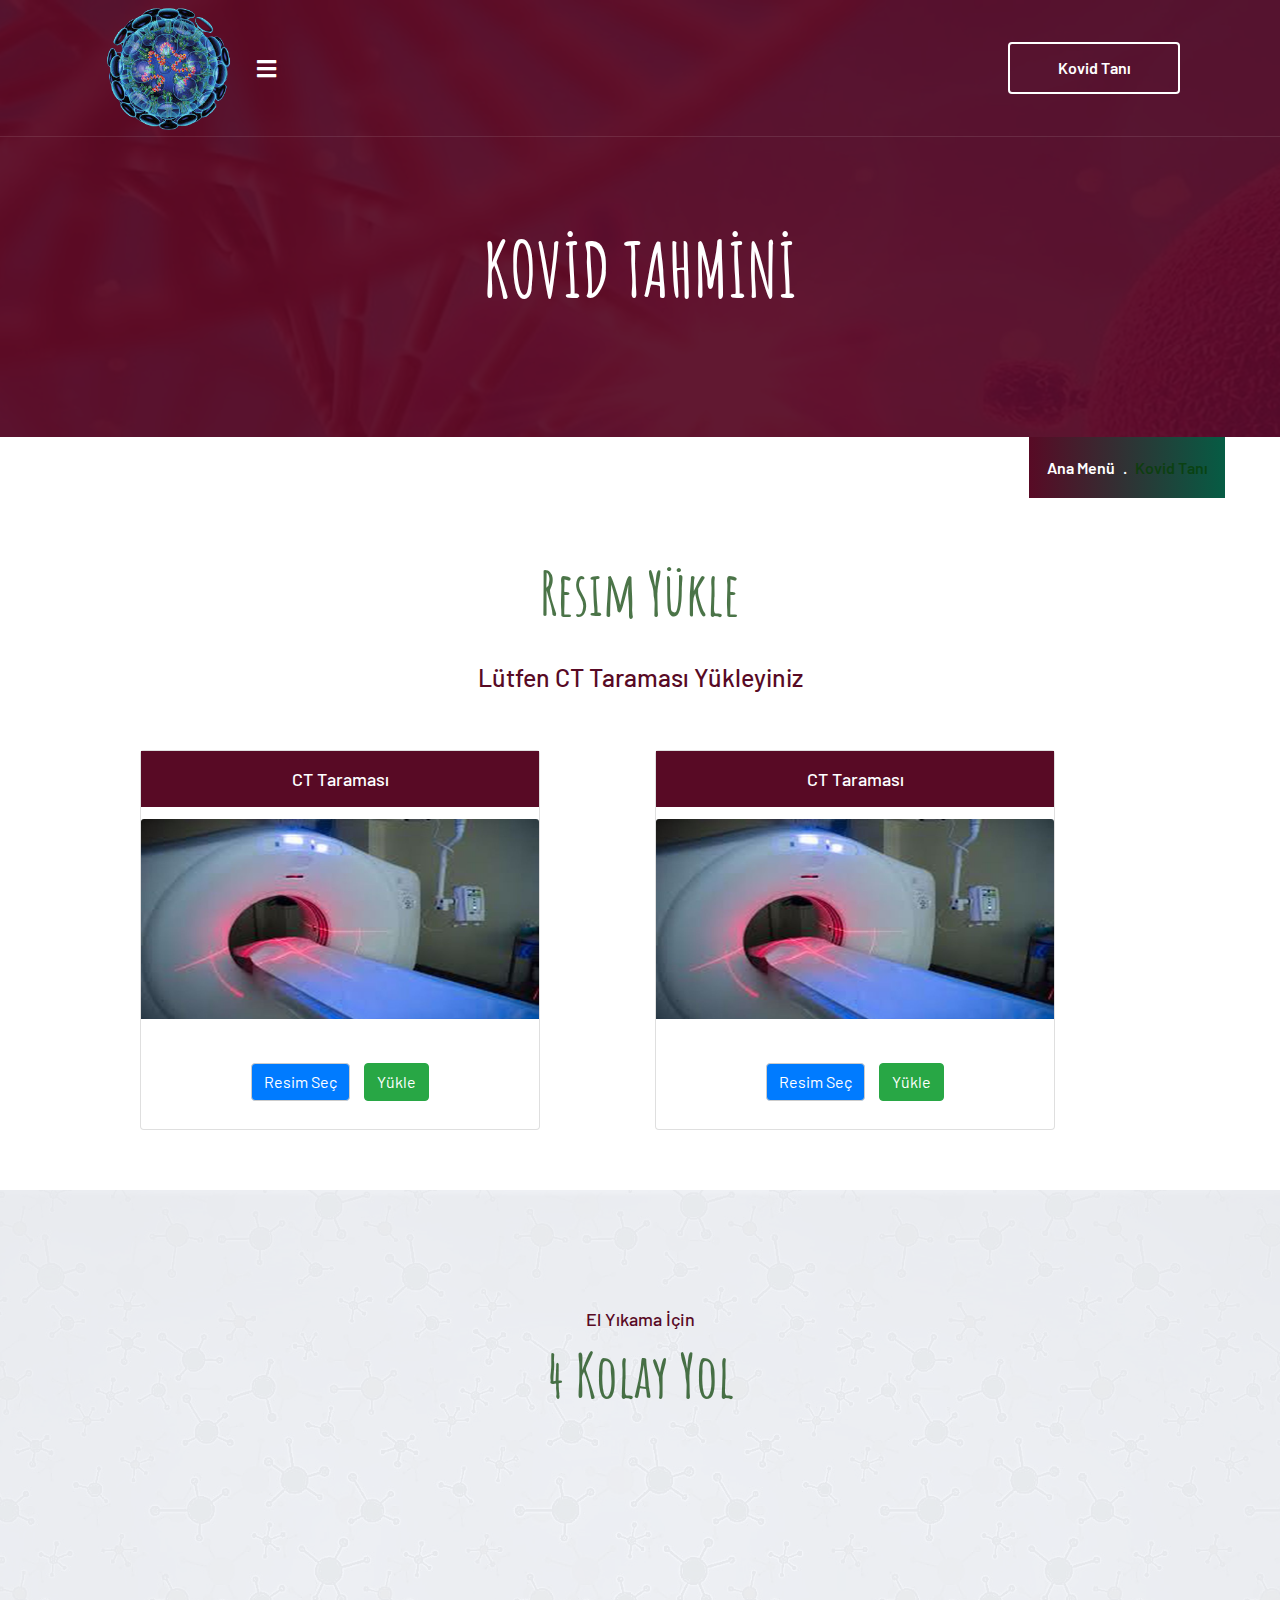
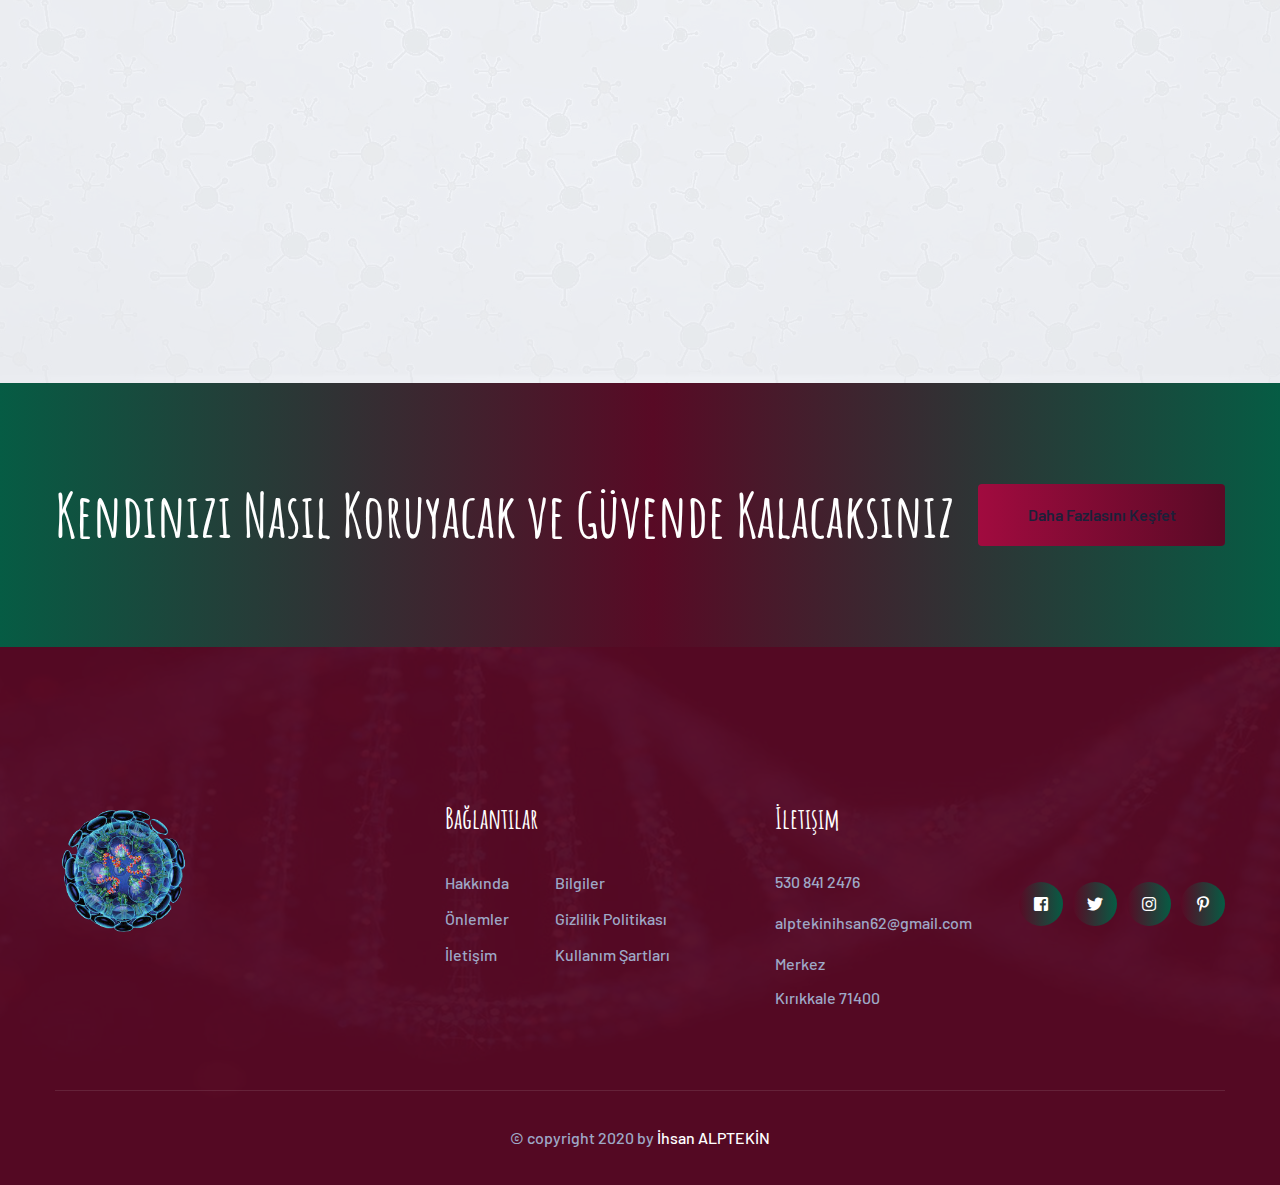
<file: flask app/upload.html>
<!DOCTYPE html>
<html lang="en">

<head>
    <meta charset="UTF-8">
    <meta name="viewport" content="width=device-width, initial-scale=1.0">
    <meta http-equiv="X-UA-Compatible" content="ie=edge">
    
    <title>Koronavirüs' Tespit</title>
    <link rel="apple-touch-icon" sizes="180x180" href="assets/images/favicons/apple-touch-icon2.png">
    <link rel="icon" type="image/jpg" sizes="32x32" href="assets/images/favicons/favicon-32x32.jpg">
    <link rel="icon" type="image/jpg" sizes="16x16" href="assets/images/favicons/favicon-16x16.jpg">
    <link rel="manifest" href="assets/images/favicons/site.webmanifest">

    <!-- plugin scripts -->

    <link href="https://fonts.googleapis.com/css?family=Amatic+SC:400,700%7CBarlow:300,400,500,600,700,800,900%7CPT+Sans:400,700&display=swap" rel="stylesheet">


    <link rel="stylesheet" href="assets/css/animate.min.css">
    <link rel="stylesheet" href="assets/css/bootstrap.min.css">
    <link rel="stylesheet" href="assets/css/owl.carousel.min.css">
    <link rel="stylesheet" href="assets/css/owl.theme.default.min.css">
    <link rel="stylesheet" href="assets/css/magnific-popup.css">
    <link rel="stylesheet" href="assets/css/fontawesome-all.min.css">
    <link rel="stylesheet" href="assets/css/bootstrap-select.min.css">
    <link rel="stylesheet" href="assets/css/jquery.mCustomScrollbar.min.css">
    <link rel="stylesheet" href="assets/css/bootstrap-datepicker.min.css">
    <link rel="stylesheet" href="assets/css/vimns-icons.css">



    <!-- template styles -->
    <link rel="stylesheet" href="assets/css/main.css">
    <link rel="stylesheet" href="assets/css/responsive.css">

    <style type="text/css">
        input[type="file"]{
    display: none;
}
.custom-file-upload {
    border: 1px solid #ccc;
    display: inline-block;
    cursor: pointer;
}
    </style>

    







</head>

<body>
    <div class="preloader">
        <img src="assets/images/loader1.png" class="preloader__image" alt="">
    </div><!-- /.preloader -->
    <div class="page-wrapper">
        <header class="site-header-one">
            <nav class="main-nav__one stricky">
                <div class="container-fluid">
                    <div class="main-nav__logo-box">
                        <a href="index.html">
                            <img width="137" src="assets/images/logo-1-11.png" alt="">
                        </a>
                        <a href="#" class="side-menu__toggler"><i class="fa fa-bars"></i></a>
                    </div><!-- /.main-nav__logo-box -->
                    <div class="main-nav__main-navigation">
                        <ul class=" main-nav__navigation-box">
                            <li class="dropdown">
                                <a href="index.html">Ana Menü</a>
                                
                            </li>
                            <li>
                                <a href="about.html">Hakkında</a>
                            </li>
                            <li>
                                <a href="prevention.html">Önlemler</a>
                            </li>
                            <li>
                                <a href="faqs.html">Bilgiler</a>
                            </li>

                            <li class="dropdown">
                                <a href="https://news.google.com/search?q=covid">Haberler</a>
                            </li>
                            <li>
                                <a href="contact.html">İletişim</a>
                            </li>
                        </ul>
                    </div><!-- /.main-nav__main-navigation -->
                    <div class="main-nav__cta">
                        <div class="main-nav__cta-icon">
                            <i class="vimns-icon-phone"></i>
                        </div><!-- /.main-nav__cta-icon -->
                        <div class="main-nav__cta-content">
                            <h3><a href="tel:530-841-2476">530 841 2476</a></h3>
                            <p>Yorum</p>
                        </div><!-- /.main-nav__cta-content -->
                    </div><!-- /.main-nav__cta -->
                    <div class="main-nav__right">
                        <a href="upload.html" class="main-nav__btn">Kovid Tanı</a><!-- /.main-nav__btn -->
                    </div><!-- /.main-nav__right -->
                </div><!-- /.container-fluid -->
            </nav><!-- /.main-nav__one -->

        </header><!-- /.site-header-one -->


        <section class="page-header">
            <div class="container">
                <h2>KOVİD TAHMİNİ</h2>
                <ul class="thm-breadcrumb list-unstyled">
                    <li><a href="#">Ana Menü</a></li>
                    <li><span>Kovid Tanı</span></li>
                </ul><!-- /.thm-breadcrumb -->
            </div><!-- /.container -->
        </section><!-- /.page-header -->

        <section class="prevention-one prevention-one__prevention-page">
            <div class="container">
                <div class="block-title text-center">
                    <h3>Resim Yükle</h3>
                    <br>
                    <p style="font-size: 25px;">Lütfen CT Taraması Yükleyiniz</p>
                </div><!-- /.block-title text-center -->
                <div class="row">
                    <div class="col-lg-6" style="padding-left: 100px;">
                        <div class="card" style="width: 25rem;">
                        <p class="card-title" style="text-align: center; padding-top: 10px;padding-bottom: 10px;color:white; background-color:#580a25;">CT Taraması</p>
                        <img class="card-img-top" src="assets/images/images.jpg" height="200px" alt="Card image cap">
                        <div class="card-body">

                        <p class="card-text"></p>

                        <div class="text-center">
                        <form action = "/uploaded_ct" method = "post" enctype="multipart/form-data">
                        <label for="file-upload_1" id="label_1" class="custom-file-upload btn btn-primary" style="margin-top: 8px; margin-right: 10px;">
                        Resim Seç
                        </label>
                        <input type="file" name="file" id="file-upload_1" onchange="showname()"/>
                        <input type = "submit" value="Yükle" class="btn btn-success">
                        </form>
                        </div>

                        </div>
                        </div>

                    </div><!-- /.col-lg-6 -->
                    <div class="col-lg-6">
                        <div class="card" style="width: 25rem;">
                        <p class="card-title" style="text-align: center; padding-top: 10px;padding-bottom: 10px;color:#ffffff; background-color:#580a25;">CT Taraması</p>
                        <img class="card-img-top" src="assets/images/images.jpg" height="200px" alt="Card image cap">
                        <div class="card-body">

                        <p class="card-text"></p>


                        <div class="text-center">
                        <form action = "/uploaded_ct" method = "post" enctype="multipart/form-data">
                        <label for="file-upload_2" id="label_2" class="custom-file-upload btn btn-primary" style="margin-top: 8px; margin-right: 10px;">
                        Resim Seç
                        </label>
                        <input type="file" name="file" id="file-upload_2" onchange="showname_2()"/>
                        <input type = "submit" value="Yükle" class="btn btn-success">
                        </form>
                        </div>

                        </div>
                        </div>
                    </div><!-- /.col-lg-6 -->

                </div><!-- /.row -->
            </div><!-- /.container -->
        </section><!-- /.prevention-one -->

        <section class="hand-wash-one">
            <div class="container">
                <div class="block-title text-center">
                    <p>El Yıkama İçin</p>
                    <h3>4 Kolay Yol</h3>
                </div><!-- /.block-title text-center -->
                <div class="row">
                    <div class="col-lg-3 col-md-6 wow fadeInUp" data-wow-duration="1500ms" data-wow-delay="000ms">
                        <div class="hand-wash-one__single">
                            <div class="hand-wash-one__image">
                                <img src="assets/images/gölge/önlem1.png" alt="">
                            </div><!-- /.hand-wash-one__image -->
                            <h3>Sabun Kullanın</h3>
                        </div><!-- /.hand-wash-one__single -->
                    </div><!-- /.col-lg-3 col-md-6 wow fadeInUp -->
                    <div class="col-lg-3 col-md-6 wow fadeInUp" data-wow-duration="1500ms" data-wow-delay="100ms">
                        <div class="hand-wash-one__single">
                            <div class="hand-wash-one__image">
                                <img src="assets/images/gölge/önlem2.png" alt="">
                            </div><!-- /.hand-wash-one__image -->
                            <h3>Her Tarafı Sabunlayın</h3>
                        </div><!-- /.hand-wash-one__single -->
                    </div><!-- /.col-lg-3 col-md-6 wow fadeInUp -->
                    <div class="col-lg-3 col-md-6 wow fadeInUp" data-wow-duration="1500ms" data-wow-delay="200ms">
                        <div class="hand-wash-one__single">
                            <div class="hand-wash-one__image">
                                <img src="assets/images/gölge/önlem3.jpg" alt="">
                            </div><!-- /.hand-wash-one__image -->
                            <h3>Parmakları Bir Birinden Geçirin</h3>
                        </div><!-- /.hand-wash-one__single -->
                    </div><!-- /.col-lg-3 col-md-6 wow fadeInUp -->
                    <div class="col-lg-3 col-md-6 wow fadeInUp" data-wow-duration="1500ms" data-wow-delay="300ms">
                        <div class="hand-wash-one__single">
                            <div class="hand-wash-one__image">
                                <img src="assets/images/gölge/önlem4.jpg" alt="">
                            </div><!-- /.hand-wash-one__image -->
                            <h3>Ellerinizi Durulayın</h3>
                        </div><!-- /.hand-wash-one__single -->
                    </div><!-- /.col-lg-3 col-md-6 wow fadeInUp -->
                </div><!-- /.row -->
            </div><!-- /.container -->
        </section><!-- /.hand-wash-one -->


        <section class="cta-one">
            <div class="container">
                <div class="cta-one__left">
                    <h3>Kendinizi Nasıl Koruyacak ve Güvende Kalacaksınız</h3>
                </div><!-- /.cta-one__left -->
                <div class="cta-one__right">
                    <a href="#" class="thm-btn cta-one__btn">Daha Fazlasını Keşfet</a><!-- /.thm-btn cta-one__btn -->
                </div><!-- /.cta-one__right -->
            </div><!-- /.container -->
        </section><!-- /.cta-one -->


        <footer class="site-footer-one site-footer-one__home-one">

            <div class="site-footer-one__upper">
                <div class="container">
                    <div class="row">
                        <div class="col-lg-4">
                            <div class="footer-widget footer-widget__about">
                                <a href="index.html" class="footer-widget__logo">
                                    <img width="137" src="assets/images/loader1.png" alt="">
                                </a>
                                <p></p>
                            </div><!-- /.footer-widget footer-widget__about -->
                        </div><!-- /.col-lg-4 -->
                        <div class="col-lg-3">
                            <div class="footer-widget footer-widget__links">
                                <h3 class="footer-widget__title">Bağlantılar</h3><!-- /.footer-widget__title -->
                                <div class="footer-widget__links-wrap">
                                    <ul class="list-unstyled footer-widget__links-list">
                                        <li><a href="about.html">Hakkında</a></li>
                                        
                                        <li><a href="prevention.html">Önlemler</a></li>
                                        <li><a href="contact.html">İletişim</a></li>
                                    </ul><!-- /.list-unstyled -->
                                    <ul class="list-unstyled footer-widget__links-list">
                                        <li><a href="faqs.html">Bilgiler</a></li>
                                        <li><a href="about.html">Gizlilik Politikası</a></li>
                                        <li><a href="about.html">Kullanım Şartları</a></li>
                                    </ul><!-- /.list-unstyled -->
                                </div><!-- /.footer-widget__links-wrap -->

                            </div><!-- /.footer-widget footer-widget__about -->
                        </div><!-- /.col-lg-3 -->
                        <div class="col-lg-3">
                            <div class="footer-widget footer-widget__contact">
                                <h3 class="footer-widget__title">İletişim</h3><!-- /.footer-widget__title -->
                                <p><a href="tel:530-841-2476">530 841 2476</a></p>
                                <p><a href="alptekinihsan62@gmail.com">alptekinihsan62@gmail.com</a> </p>
                                <p>Merkez <br> Kırıkkale 71400</p>
                            </div><!-- /.footer-widget footer-widget__contact -->
                        </div><!-- /.col-lg-3 -->
                        <div class="col-lg-2 d-flex">
                            <div class="footer-widget my-auto">
                                <div class="footer-widget__social">
                                    <a href="#" class="fab fa-facebook-square" href="https://www.facebook.com/"></a>
                                    <a href="#" class="fab fa-twitter" href="https://www.twitter.com/"></a>
                                    <a href="#" class="fab fa-instagram" href="https://www.instagram.com/"></a>
                                    <a href="#" class="fab fa-pinterest-p" href="https://www.pinterest.com/"></a>
                                </div><!-- /.footer-widget__social -->
                            </div><!-- /.footer-widget -->
                        </div><!-- /.col-lg-2 -->
                    </div><!-- /.row -->
                </div><!-- /.container -->
            </div><!-- /.site-footer-one__upper -->
            <div class="site-footer-one__bottom">
                <div class="container">
                    <p>© copyright 2020 by <a href="#">İhsan ALPTEKİN</a></p>
                </div><!-- /.container -->
            </div><!-- /.site-footer-one__bottom -->
        </footer><!-- /.site-footer-one -->
    </div><!-- /.page-wrapper -->


    <a href="#" data-target="html" class="scroll-to-target scroll-to-top"><i class="fa fa-angle-up"></i></a>


    <div class="side-menu__block">


        <div class="side-menu__block-overlay custom-cursor__overlay">
            <div class="cursor"></div>
            <div class="cursor-follower"></div>
        </div><!-- /.side-menu__block-overlay -->
        <div class="side-menu__block-inner ">
            <div class="side-menu__top justify-content-end">

                <a href="#" class="side-menu__toggler side-menu__close-btn"><img src="assets/images/gölge/close-1-1.png" alt=""></a>
            </div><!-- /.side-menu__top -->


            <nav class="mobile-nav__container">
                <!-- content is loading via js -->
            </nav>
            <div class="side-menu__sep"></div><!-- /.side-menu__sep -->
            <div class="side-menu__content">
                <p></p>
                <p><a href="mailto:alptekinihsan62@gmail.com">alptekinihsan62@gmail.com</a> <br> <a href="tel:530-841-2476">530 841 2476</a></p>
                <div class="side-menu__social">
                    <a href="#" class="fab fa-facebook-square" href="https://www.facebook.com/"></a>
                                    <a href="#" class="fab fa-twitter" href="https://www.twitter.com/"></a>
                                    <a href="#" class="fab fa-instagram" href="https://www.instagram.com/"></a>
                                    <a href="#" class="fab fa-pinterest-p" href="https://www.pinterest.com/"></a>
                </div>
            </div><!-- /.side-menu__content -->
        </div><!-- /.side-menu__block-inner -->
    </div><!-- /.side-menu__block -->


    <script type="text/javascript">
        
        function showname () {
      var name_1 = document.getElementById('file-upload_1'); 
      document.getElementById('label_1').innerHTML = name_1.files.item(0).name; 
    };
    function showname_2 () {
      var name_2 = document.getElementById('file-upload_2'); 
      document.getElementById('label_2').innerHTML = name_2.files.item(0).name; 
    };
    </script>
    <script src="assets/js/jquery.min.js"></script>
    <script src="assets/js/bootstrap.bundle.min.js"></script>
    <script src="assets/js/owl.carousel.min.js"></script>
    <script src="assets/js/waypoints.min.js"></script>
    <script src="assets/js/jquery.counterup.min.js"></script>
    <script src="assets/js/TweenMax.min.js"></script>
    <script src="assets/js/wow.js"></script>
    <script src="assets/js/jquery.magnific-popup.min.js"></script>
    <script src="assets/js/jquery.ajaxchimp.min.js"></script>
    <script src="assets/js/jquery.validate.min.js"></script>
    <script src="assets/js/bootstrap-select.min.js"></script>
    <script src="assets/js/jquery.mCustomScrollbar.concat.min.js"></script>
    <script src="assets/js/bootstrap-datepicker.min.js"></script>
    <script src="assets/js/isotope.js"></script>

    <!-- template scripts -->
    <script src="assets/js/theme.js"></script>
    <script src="assets/js/testimonials-owl.carousel.config.js"></script>
</body>

</html>
</file>
<file: flask app/assets/css/vimns-icons.css>
@font-face {
  font-family: 'vimns-icons';
  src:  url('../fonts/vimns-icons.eot?wz00rk');
  src:  url('../fonts/vimns-icons.eot?wz00rk#iefix') format('embedded-opentype'),
    url('../fonts/vimns-icons.ttf?wz00rk') format('truetype'),
    url('../fonts/vimns-icons.woff?wz00rk') format('woff'),
    url('../fonts/vimns-icons.svg?wz00rk#vimns-icons') format('svg');
  font-weight: normal;
  font-style: normal;
  font-display: block;
}

[class^="vimns-icon-"], [class*=" vimns-icon-"] {
  /* use !important to prevent issues with browser extensions that change fonts */
  font-family: 'vimns-icons' !important;
  font-style: normal;
  font-weight: normal;
  font-variant: normal;
  text-transform: none;
  line-height: 1;

  /* Better Font Rendering =========== */
  -webkit-font-smoothing: antialiased;
  -moz-osx-font-smoothing: grayscale;
}

.vimns-icon-phone:before {
  content: "\e900";
}
.vimns-icon-alert:before {
  content: "\e901";
}
.vimns-icon-virus:before {
  content: "\e902";
}
.vimns-icon-mask:before {
  content: "\e903";
}
.vimns-icon-tick:before {
  content: "\e904";
}
.vimns-icon-back:before {
  content: "\e905";
}
.vimns-icon-front:before {
  content: "\e909";
}
.vimns-icon-screw:before {
  content: "\e906";
}
.vimns-icon-work:before {
  content: "\e907";
}
.vimns-icon-mail:before {
  content: "\e908";
}
.vimns-icon-infected:before {
  content: "\e90a";
}
.vimns-icon-washing-hands:before {
  content: "\e90b";
}
.vimns-icon-shopping-online:before {
  content: "\e90c";
}
.vimns-icon-network:before {
  content: "\e90d";
}
.vimns-icon-worldwide:before {
  content: "\e90e";
}
.vimns-icon-family:before {
  content: "\e90f";
}
.vimns-icon-grave:before {
  content: "\e910";
}
</file>
<file: flask app/assets/css/main.css>
/*--------------------------------------------------------------
>>> TABLODAKİ YAPILAR:
----------------------------------------------------------------
# Common
# Animations
# Topbar
# Main Menu
# Banner
# Önlem
# Servis
# Funfact
# Hakkında
# ElYıkama
# Footer
# resim çağırma
# Mail
# Bilgiler
# Blog
# İletişim
# Page Header
# Marka
# Test
# Sidebar
# İşlem
# Map
# Video
# Mobil Menu
--------------------------------------------------------------*/
:root {
  --thm-font: 'Barlow', sans-serif;
  --heading-font: 'Amatic SC';
  --thm-base: #580a25;
  --thm-base-rgb: 12, 117, 216;
  --thm-primary: #5c0707;
  --thm-primary-rgb: 255, 210, 64;
  --thm-black: rgba(5, 62, 2, 0.72);
  --thm-black-rgb: 10, 28, 79;
  --thm-gray: #f3f5f9;
  --thm-gray2: #f2f4f8;
  --thm-text: #848895;
}

body {
  font-family: var(--thm-font);
  color: var(--thm-text);
  font-size: 18px;
  line-height: 36px;
  font-weight: 500;
}

a:active,
a:hover,
a:focus,
a:visited {
  text-decoration: none;
}

h1,
h2,
h3,
h4,
h5,
h6 {
  font-family: var(--heading-font);
}

.page-wrapper {
  position: relative;
  margin: 0 auto;
  width: 100%;
  min-width: 300px;
  overflow: hidden;
}

@media (min-width: 1200px) {
  .container {
    max-width: 1200px;
  }
}

/* block title */
.block-title {
  margin-bottom: 60px;
}

.block-title p {
  margin: 0;
  color: var(--thm-base);
  font-weight: 500;
  font-size: 18px;
  line-height: 1em;
}

.block-title p + h3 {
  margin-top: 11px;
}

.block-title h3 {
  margin: 0;
  font-weight: bold;
  font-size: 60px;
  color: var(--thm-black);
}

/* thm buton */
.thm-btn {
  border: none;
  outline: none;
  display: inline-block;
  vertical-align: middle;
  background-image: -webkit-gradient(linear, left top, right top, from(#580a25), color-stop(51%, #961341), to(#065c44));
  background-image: linear-gradient(90deg, #580a25 0%, #961341 51%, #065c44 100%);
  background-size: 200% auto;
  -webkit-transition: 500ms;
  transition: 500ms;
  font-size: 16px;
  font-weight: 600;
  color: #1c2039;
  border-radius: 4px;
  padding: 13px 49.5px;
}

.thm-btn:hover {
  color: #fff;
  background-position: right;
}

.bootstrap-select .btn-light:not(:disabled):not(.disabled).active,
.bootstrap-select .btn-light:not(:disabled):not(.disabled):active,
.bootstrap-select .show > .btn-light.dropdown-toggle {
  background-color: transparent !important;
  -webkit-box-shadow: none !important;
          box-shadow: none !important;
  outline: none !important;
}

.bootstrap-select > .dropdown-toggle {
  -webkit-box-shadow: none !important;
          box-shadow: none !important;
}

.bootstrap-select .dropdown-toggle:focus,
.bootstrap-select > select.mobile-device:focus + .dropdown-toggle {
  outline: none !important;
}

.bootstrap-select .dropdown-menu {
  padding-top: 0;
  padding-bottom: 0;
  margin-top: 0;
  z-index: 991;
  border-radius: 0;
}

.bootstrap-select .dropdown-menu > li + li > a {
  border-top: 1px solid var(--thm-gray);
}

.bootstrap-select .dropdown-menu > li.selected > a {
  background: var(--thm-base);
  color: #fff;
}

.bootstrap-select .dropdown-menu > li > a {
  font-size: 16px;
  font-weight: 500;
  padding: 4px 20px;
  color: var(--thm-black);
  -webkit-transition: all .4s ease;
  transition: all .4s ease;
}

.bootstrap-select .dropdown-menu > li > a:hover {
  background: var(--thm-base);
  color: #fff;
  cursor: pointer;
}

/* Tarih Çağırıcı */
.datepicker.dropdown-menu {
  min-width: 17rem;
}

.datepicker table {
  width: 100%;
}

.post-pagination {
  display: -webkit-box;
  display: -ms-flexbox;
  display: flex;
  -webkit-box-pack: center;
  -ms-flex-pack: center;
      justify-content: center;
  -webkit-box-align: center;
  -ms-flex-align: center;
      align-items: center;
  -ms-flex-wrap: wrap;
      flex-wrap: wrap;
}

.post-pagination a {
  border-radius: 50%;
  background-color: var(--thm-gray);
  color: #9ca3a9;
  font-size: 18px;
  font-weight: 600;
  text-align: center;
  padding: 0;
  display: -webkit-box;
  display: -ms-flexbox;
  display: flex;
  -webkit-box-align: center;
  -ms-flex-align: center;
      align-items: center;
  -webkit-box-pack: center;
  -ms-flex-pack: center;
      justify-content: center;
  width: 57px;
  height: 57px;
  -webkit-transition: all .4s ease;
  transition: all .4s ease;
}

.post-pagination a:hover {
  background-color: var(--thm-primary);
  color: #fff;
}

.post-pagination a.active {
  background-color: var(--thm-base);
  color: #fff;
  cursor: auto;
}

.post-pagination a + a {
  margin-left: 15px;
}

.preloader {
  position: fixed;
  background-color: #fff;
  background-position: center center;
  background-repeat: no-repeat;
  top: 0;
  left: 0;
  right: 0;
  bottom: 0;
  z-index: 9991;
  display: -webkit-box;
  display: -ms-flexbox;
  display: flex;
  -webkit-box-pack: center;
  -ms-flex-pack: center;
      justify-content: center;
  -webkit-box-align: center;
  -ms-flex-align: center;
      align-items: center;
  text-align: center;
}

.preloader__image {
  -webkit-animation-fill-mode: both;
  animation-fill-mode: both;
  -webkit-animation-name: flipInY;
  animation-name: flipInY;
  -webkit-animation-duration: 2s;
  animation-duration: 2s;
  -webkit-animation-iteration-count: infinite;
  animation-iteration-count: infinite;
}

.scroll-to-top {
  display: inline-block;
  width: 45px;
  height: 45px;
  background-image: -webkit-gradient(linear, left top, right top, from(#580a25), color-stop(51%, #961341), to(#065c44));
  background-image: linear-gradient(90deg, #065c44 0%, #961341 51%, #580a25 100%);
  background-size: 200% auto;
  position: fixed;
  bottom: 40px;
  right: 40px;
  z-index: 99;
  text-align: center;
  -webkit-transition: all .4s ease;
  transition: all .4s ease;
  display: none;
  border-radius: 50%;
  transition: all .4s ease;
}

.scroll-to-top i {
  color: #ffffff;
  font-size: 18px;
  line-height: 45px;
}

.scroll-to-top:hover {
  background-position: right;
}

.scroll-to-top:hover i {
  color: #fff;
}

/* Cursor Style */
.cursor {
  position: absolute;
  background-color: #fff;
  width: 6px;
  height: 6px;
  border-radius: 100%;
  z-index: 1;
  -webkit-transition: 0.2s cubic-bezier(0.75, -0.27, 0.3, 1.33) opacity, 0.3s cubic-bezier(0.75, -1.27, 0.3, 2.33) -webkit-transform;
  transition: 0.2s cubic-bezier(0.75, -0.27, 0.3, 1.33) opacity, 0.3s cubic-bezier(0.75, -1.27, 0.3, 2.33) -webkit-transform;
  transition: 0.3s cubic-bezier(0.75, -1.27, 0.3, 2.33) transform, 0.2s cubic-bezier(0.75, -0.27, 0.3, 1.33) opacity;
  transition: 0.3s cubic-bezier(0.75, -1.27, 0.3, 2.33) transform, 0.2s cubic-bezier(0.75, -0.27, 0.3, 1.33) opacity, 0.3s cubic-bezier(0.75, -1.27, 0.3, 2.33) -webkit-transform;
  -webkit-user-select: none;
  -moz-user-select: none;
  -ms-user-select: none;
  user-select: none;
  pointer-events: none;
  z-index: 10000;
  -webkit-transform: scale(1);
  transform: scale(1);
  visibility: hidden;
}

.cursor {
  visibility: visible;
}

.cursor.active {
  opacity: 0.5;
  -webkit-transform: scale(0);
  transform: scale(0);
}

.cursor.hovered {
  opacity: 0.08;
}

.cursor-follower {
  position: absolute;
  background-color: RGBA(255, 255, 255, 0.3);
  width: 50px;
  height: 50px;
  border-radius: 100%;
  z-index: 1;
  -webkit-transition: 0.2s cubic-bezier(0.75, -0.27, 0.3, 1.33) opacity, 0.6s cubic-bezier(0.75, -1.27, 0.3, 2.33) -webkit-transform;
  transition: 0.2s cubic-bezier(0.75, -0.27, 0.3, 1.33) opacity, 0.6s cubic-bezier(0.75, -1.27, 0.3, 2.33) -webkit-transform;
  transition: 0.6s cubic-bezier(0.75, -1.27, 0.3, 2.33) transform, 0.2s cubic-bezier(0.75, -0.27, 0.3, 1.33) opacity;
  transition: 0.6s cubic-bezier(0.75, -1.27, 0.3, 2.33) transform, 0.2s cubic-bezier(0.75, -0.27, 0.3, 1.33) opacity, 0.6s cubic-bezier(0.75, -1.27, 0.3, 2.33) -webkit-transform;
  -webkit-user-select: none;
  -moz-user-select: none;
  -ms-user-select: none;
  user-select: none;
  pointer-events: none;
  z-index: 10000;
  visibility: hidden;
}

.cursor-follower {
  visibility: visible;
}

.cursor-follower.active {
  opacity: 0.7;
  -webkit-transform: scale(1);
  transform: scale(1);
}

.cursor-follower.hovered {
  opacity: 0.08;
}

.cursor-follower.close-cursor:before {
  position: absolute;
  content: '';
  height: 25px;
  width: 2px;
  background: #fff;
  left: 48%;
  top: 12px;
  -webkit-transform: rotate(-45deg);
  transform: rotate(-45deg);
  display: inline-block;
}

.cursor-follower.close-cursor:after {
  position: absolute;
  content: '';
  height: 25px;
  width: 2px;
  background: #fff;
  right: 48%;
  top: 12px;
  -webkit-transform: rotate(45deg);
  transform: rotate(45deg);
}

/*--------------------------------------------------------------
# Animasyonlar
--------------------------------------------------------------*/
@-webkit-keyframes planeMove2 {
  0% {
    -webkit-transform: translateX(0px);
    transform: translateX(0px);
  }
  25% {
    -webkit-transform: translateX(5px);
    transform: translateX(5px);
  }
  50% {
    -webkit-transform: translateX(10px);
    transform: translateX(10px);
  }
  75% {
    -webkit-transform: translateX(5px);
    transform: translateX(5px);
  }
  100% {
    -webkit-transform: translateX(0px);
    transform: translateX(0px);
  }
}
@keyframes planeMove2 {
  0% {
    -webkit-transform: translateX(0px);
    transform: translateX(0px);
  }
  25% {
    -webkit-transform: translateX(5px);
    transform: translateX(5px);
  }
  50% {
    -webkit-transform: translateX(10px);
    transform: translateX(10px);
  }
  75% {
    -webkit-transform: translateX(5px);
    transform: translateX(5px);
  }
  100% {
    -webkit-transform: translateX(0px);
    transform: translateX(0px);
  }
}

@-webkit-keyframes virusMove {
  0% {
    -webkit-transform: rotate(0deg) translateZ(0px);
            transform: rotate(0deg) translateZ(0px);
  }
  25% {
    -webkit-transform: rotate(90deg) translateZ(20px);
            transform: rotate(90deg) translateZ(20px);
  }
  50% {
    -webkit-transform: rotate(180deg) translateZ(30px);
            transform: rotate(180deg) translateZ(30px);
  }
  75% {
    -webkit-transform: rotate(90deg) translateZ(20px);
            transform: rotate(90deg) translateZ(20px);
  }
  100% {
    -webkit-transform: rotate(0) translateZ(0px);
            transform: rotate(0) translateZ(0px);
  }
}

@keyframes virusMove {
  0% {
    -webkit-transform: rotate(0deg) translateZ(0px);
            transform: rotate(0deg) translateZ(0px);
  }
  25% {
    -webkit-transform: rotate(90deg) translateZ(20px);
            transform: rotate(90deg) translateZ(20px);
  }
  50% {
    -webkit-transform: rotate(180deg) translateZ(30px);
            transform: rotate(180deg) translateZ(30px);
  }
  75% {
    -webkit-transform: rotate(90deg) translateZ(20px);
            transform: rotate(90deg) translateZ(20px);
  }
  100% {
    -webkit-transform: rotate(0) translateZ(0px);
            transform: rotate(0) translateZ(0px);
  }
}

@-webkit-keyframes bubbleMover {
  0% {
    -webkit-transform: translateY(0px) translateX(0) rotate(0);
    transform: translateY(0px) translateX(0) rotate(0);
  }
  30% {
    -webkit-transform: translateY(30px) translateX(50px) rotate(15deg);
    transform: translateY(30px) translateX(50px) rotate(15deg);
    -webkit-transform-origin: center center;
    transform-origin: center center;
  }
  50% {
    -webkit-transform: translateY(50px) translateX(100px) rotate(45deg);
    transform: translateY(50px) translateX(100px) rotate(45deg);
    -webkit-transform-origin: right bottom;
    transform-origin: right bottom;
  }
  80% {
    -webkit-transform: translateY(30px) translateX(50px) rotate(15deg);
    transform: translateY(30px) translateX(50px) rotate(15deg);
    -webkit-transform-origin: left top;
    transform-origin: left top;
  }
  100% {
    -webkit-transform: translateY(0px) translateX(0) rotate(0);
    transform: translateY(0px) translateX(0) rotate(0);
    -webkit-transform-origin: center center;
    transform-origin: center center;
  }
}

@keyframes bubbleMover {
  0% {
    -webkit-transform: translateY(0px) translateX(0) rotate(0);
    transform: translateY(0px) translateX(0) rotate(0);
  }
  30% {
    -webkit-transform: translateY(30px) translateX(50px) rotate(15deg);
    transform: translateY(30px) translateX(50px) rotate(15deg);
    -webkit-transform-origin: center center;
    transform-origin: center center;
  }
  50% {
    -webkit-transform: translateY(50px) translateX(100px) rotate(45deg);
    transform: translateY(50px) translateX(100px) rotate(45deg);
    -webkit-transform-origin: right bottom;
    transform-origin: right bottom;
  }
  80% {
    -webkit-transform: translateY(30px) translateX(50px) rotate(15deg);
    transform: translateY(30px) translateX(50px) rotate(15deg);
    -webkit-transform-origin: left top;
    transform-origin: left top;
  }
  100% {
    -webkit-transform: translateY(0px) translateX(0) rotate(0);
    transform: translateY(0px) translateX(0) rotate(0);
    -webkit-transform-origin: center center;
    transform-origin: center center;
  }
}

@-webkit-keyframes featureImgBounce {
  0% {
    -webkit-transform: translateY(0);
    transform: translateY(0);
  }
  100% {
    -webkit-transform: translateY(-30px);
    transform: translateY(-30px);
  }
}

@keyframes featureImgBounce {
  0% {
    -webkit-transform: translateY(0);
    transform: translateY(0);
  }
  100% {
    -webkit-transform: translateY(-30px);
    transform: translateY(-30px);
  }
}

@-webkit-keyframes roundRound {
  0% {
    -webkit-transform: rotate(0deg);
            transform: rotate(0deg);
  }
  25% {
    -webkit-transform: rotate(15deg);
            transform: rotate(15deg);
  }
  50% {
    -webkit-transform: rotate(30deg);
            transform: rotate(30deg);
  }
  75% {
    -webkit-transform: rotate(15deg);
            transform: rotate(15deg);
  }
  100% {
    -webkit-transform: rotate(0);
            transform: rotate(0);
  }
}

@keyframes roundRound {
  0% {
    -webkit-transform: rotate(0deg);
            transform: rotate(0deg);
  }
  25% {
    -webkit-transform: rotate(15deg);
            transform: rotate(15deg);
  }
  50% {
    -webkit-transform: rotate(30deg);
            transform: rotate(30deg);
  }
  75% {
    -webkit-transform: rotate(15deg);
            transform: rotate(15deg);
  }
  100% {
    -webkit-transform: rotate(0);
            transform: rotate(0);
  }
}

/*--------------------------------------------------------------
# Topbar
--------------------------------------------------------------*/
.topbar-one {
  background-color: var(--thm-black);
}

.topbar-one .container {
  display: -webkit-box;
  display: -ms-flexbox;
  display: flex;
  -webkit-box-align: center;
      -ms-flex-align: center;
          align-items: center;
  -webkit-box-pack: justify;
      -ms-flex-pack: justify;
          justify-content: space-between;
}

.topbar-one__right {
  display: -webkit-box;
  display: -ms-flexbox;
  display: flex;
  -webkit-box-align: center;
      -ms-flex-align: center;
          align-items: center;
}

.topbar-one__info {
  display: -webkit-box;
  display: -ms-flexbox;
  display: flex;
  -webkit-box-align: center;
      -ms-flex-align: center;
          align-items: center;
  border-right: 1px solid rgba(255, 255, 255, 0.1);
  padding-right: 60px;
  margin-right: 60px;
  padding-top: 37px;
  padding-bottom: 37px;
}

.topbar-one__info h3,
.topbar-one__info p {
  margin: 0;
  line-height: 1em;
}

.topbar-one__info i {
  font-size: 28px;
  background-image: -webkit-gradient(linear, left top, right top, from(#580a25), to(#065c44));
  background-image: linear-gradient(90deg, #065c44 0%, #580a25 100%);
  -webkit-background-clip: text;
  background-clip: text;
  -webkit-text-fill-color: transparent;
  margin-right: 20px;
  position: relative;
  top: 5px;
}

.topbar-one__info h3 {
  color: #fff;
  font-size: 22px;
  font-weight: bold;
  margin-bottom: 5px;
}

.topbar-one__info h3 a {
  color: inherit;
  -webkit-transition: 500ms;
  transition: 500ms;
}

.topbar-one__info h3 a:hover {
  color: var(--thm-primary);
}

.topbar-one__info p {
  color: #9ea8c6;
  font-size: 14px;
  font-weight: 500;
}

.topbar-one__social {
  display: -webkit-box;
  display: -ms-flexbox;
  display: flex;
  -webkit-box-align: center;
      -ms-flex-align: center;
          align-items: center;
  position: relative;
}

.topbar-one__social a {
  width: 44px;
  height: 44px;
  border-radius: 50%;
  display: -webkit-box;
  display: -ms-flexbox;
  display: flex;
  -webkit-box-pack: center;
      -ms-flex-pack: center;
          justify-content: center;
  -webkit-box-align: center;
      -ms-flex-align: center;
          align-items: center;
  color: #fff;
  font-size: 16px;
  background-image: -webkit-gradient(linear, right top, left top, from(#580a25), to(#065c44));
  background-image: linear-gradient(-90deg, #065c44 0%, #580a25 100%);
  position: relative;
}

.topbar-one__social a::before {
  position: relative;
  z-index: 10;
}

.topbar-one__social a::after {
  content: '';
  width: 100%;
  height: 100%;
  position: absolute;
  top: 0;
  left: 0;
  border-radius: 50%;
  -webkit-transform: scale(0);
          transform: scale(0);
  -webkit-transition: 500ms;
  transition: 500ms;
  background-image: -webkit-gradient(linear, left top, right top, from(#580a25), to(#065c44));
  background-image: linear-gradient(90deg, #580a25 0%, #065c44 100%);
}

.topbar-one__social a:hover::after {
  -webkit-transform: scale(1);
          transform: scale(1);
}

.topbar-one__social a + a {
  margin-left: 10px;
}

/*--------------------------------------------------------------
# Main Menu
--------------------------------------------------------------*/
.site-header-one {
  position: absolute;
  top: 0;
  left: 0;
  width: 100%;
  z-index: 91;
  border-bottom: 1px solid rgba(255, 255, 255, 0.1);
}

.main-nav__one .container-fluid {
  padding-left: 100px;
  padding-right: 100px;
  display: -webkit-box;
  display: -ms-flexbox;
  display: flex;
  -webkit-box-align: center;
      -ms-flex-align: center;
          align-items: center;
}

.main-nav__one .main-nav__logo-box {
  padding-right: 100px;
  border-right: 1px solid rgba(255, 255, 255, 0.1);
  min-height: 133px;
  display: -webkit-box;
  display: -ms-flexbox;
  display: flex;
  -webkit-box-align: center;
      -ms-flex-align: center;
          align-items: center;
}

.main-nav__one .main-nav__main-navigation {
  display: -webkit-box;
  display: -ms-flexbox;
  display: flex;
  -webkit-box-pack: center;
      -ms-flex-pack: center;
          justify-content: center;
  -webkit-box-align: center;
      -ms-flex-align: center;
          align-items: center;
  margin-left: 60px;
}

.main-nav__one .side-menu__toggler {
  display: none;
}

.main-nav__one .main-nav__main-navigation ul {
  margin: 0;
  padding: 0;
  list-style: none;
}

.main-nav__one .main-nav__navigation-box {
  display: -webkit-box;
  display: -ms-flexbox;
  display: flex;
  -webkit-box-align: center;
      -ms-flex-align: center;
          align-items: center;
  -webkit-box-pack: center;
      -ms-flex-pack: center;
          justify-content: center;
}

.main-nav__one .main-nav__navigation-box > li {
  padding-top: 48.5px;
  padding-bottom: 48.5px;
}

.main-nav__one .main-nav__navigation-box > li + li {
  margin-left: 50px;
}

.main-nav__one .main-nav__navigation-box > li > a {
  font-size: 18px;
  color: #9ea8c6;
  font-weight: 500;
  display: -webkit-box;
  display: -ms-flexbox;
  display: flex;
  -webkit-box-align: center;
      -ms-flex-align: center;
          align-items: center;
  -webkit-transition: 500ms;
  transition: 500ms;
}

.main-nav__one .main-nav__navigation-box > li:hover > a,
.main-nav__one .main-nav__navigation-box > li.current > a {
  color: #ffffff;
}

/* Dropdown menu */
.main-nav__main-navigation .dropdown-btn {
  display: none;
}

.main-nav__main-navigation .main-nav__navigation-box > li ul {
  position: absolute;
  width: 230px;
  background-color: #fff;
  border-top: 4px solid var(--thm-primary);
  -webkit-box-shadow: 2px 2px 5px 1px rgba(0, 0, 0, 0.05), -2px 0px 5px 1px rgba(0, 0, 0, 0.05);
          box-shadow: 2px 2px 5px 1px rgba(0, 0, 0, 0.05), -2px 0px 5px 1px rgba(0, 0, 0, 0.05);
  -webkit-transform-origin: top;
  transform-origin: top;
  visibility: hidden;
  opacity: 0;
  z-index: 991;
  -webkit-transition: opacity 500ms ease, visibility 500ms ease, -webkit-transform 500ms ease;
  transition: opacity 500ms ease, visibility 500ms ease, -webkit-transform 500ms ease;
  transition: transform 500ms ease, opacity 500ms ease, visibility 500ms ease;
  transition: transform 500ms ease, opacity 500ms ease, visibility 500ms ease, -webkit-transform 500ms ease;
}

.main-nav__main-navigation .main-nav__navigation-box > li ul > li {
  position: relative;
}

.main-nav__main-navigation .main-nav__navigation-box > li ul > li + li {
  border-top: 1px solid rgba(var(--thm-base-rgb), 0.3);
}

.main-nav__main-navigation .main-nav__navigation-box > li ul > li > a {
  display: block;
  color: var(--thm-black);
  font-size: 15px;
  word-break: break-all;
  padding-top: 9.5px;
  padding-bottom: 9.5px;
  padding-left: 20px;
  padding-right: 20px;
  -webkit-transition: all 500ms ease;
  transition: all 500ms ease;
}

.main-nav__main-navigation .main-nav__navigation-box > li ul > li:hover > a {
  color: #fff;
  background-color: var(--thm-base);
}

/* Second level menu */
.main-nav__main-navigation .main-nav__navigation-box > li > ul {
  top: 100%;
  left: 0;
  -webkit-transform: translateY(30px);
  transform: translateY(30px);
  visibility: hidden;
  opacity: 0;
}

.main-nav__main-navigation .main-nav__navigation-box > li:hover > ul {
  -webkit-transform: translateY(0);
  transform: translateY(0);
  visibility: visible;
  opacity: 1;
}

/* Third level menu */
.main-nav__main-navigation .main-nav__navigation-box > li > ul > li > ul {
  top: 0;
  left: 100%;
  -webkit-transform: translateX(30px);
  transform: translateX(30px);
  visibility: hidden;
  opacity: 0;
}

.main-nav__main-navigation .main-nav__navigation-box > li > ul > li:hover > ul {
  -webkit-transform: translateX(0px);
  transform: translateX(0px);
  visibility: visible;
  opacity: 1;
}

/* After Third level menu */
.main-nav__main-navigation .main-nav__navigation-box > li > ul > li > ul > li ul {
  display: none;
}

/* main nav cta */
.main-nav__one .main-nav__cta {
  display: -webkit-box;
  display: -ms-flexbox;
  display: flex;
  -webkit-box-align: center;
      -ms-flex-align: center;
          align-items: center;
  margin-left: 170px;
}

.main-nav__one .main-nav__cta-icon i {
  display: -webkit-box;
  display: -ms-flexbox;
  display: flex;
  -webkit-box-align: center;
      -ms-flex-align: center;
          align-items: center;
  -webkit-box-pack: center;
      -ms-flex-pack: center;
          justify-content: center;
  text-align: center;
  color: #fff;
  font-size: 21px;
  background-image: -webkit-gradient(linear, left top, right top, from(#580a25), to(#065c44));
  background-image: linear-gradient(90deg, #580a25 0%, #065c44 100%);
  width: 54px;
  height: 54px;
  border-radius: 50%;
  margin-right: 20px;
}

.main-nav__one .main-nav__cta-content h3 {
  margin: 0;
  line-height: 1em;
  color: #fff;
  font-size: 30px;
  font-weight: bold;
}

.main-nav__one .main-nav__cta-content h3 a {
  color: inherit;
  -webkit-transition: all 500ms ease;
  transition: all 500ms ease;
}

.main-nav__one .main-nav__cta-content h3 a:hover {
  color: var(--thm-base);
}

.main-nav__one .main-nav__cta-content p {
  margin: 0;
  color: #9ea8c6;
  font-size: 14px;
  font-weight: 500;
  line-height: 1em;
  margin-top: 3px;
}

.main-nav__one .main-nav__right {
  margin-left: auto;
  display: -webkit-box;
  display: -ms-flexbox;
  display: flex;
  -webkit-box-align: center;
      -ms-flex-align: center;
          align-items: center;
}

.main-nav__one .main-nav__btn {
  display: inline-block;
  border: 2px solid #ffffff;
  font-size: 16px;
  font-weight: 600;
  color: #fff;
  border-radius: 4px;
  padding: 6px 47.5px;
  -webkit-transition: 500ms;
  transition: 500ms;
}

.main-nav__one .main-nav__btn:hover {
  background-color: #fff;
  color: var(--thm-black);
}

/* stricked menu */
.stricked-menu {
  position: fixed;
  top: 0;
  left: 0;
  width: 100%;
  z-index: 999;
  background-color: var(--thm-black);
  -webkit-box-shadow: 0px 6px 13px 0px rgba(0, 0, 0, 0.06);
          box-shadow: 0px 6px 13px 0px rgba(0, 0, 0, 0.06);
  opacity: 0;
  -webkit-transform: translateY(-110%);
  transform: translateY(-110%);
  -webkit-transition: all .4s ease;
  transition: all .4s ease;
}

.stricked-menu.stricky-fixed {
  opacity: 1;
  -webkit-transform: translateY(0%);
  transform: translateY(0%);
}

.stricked-menu .main-nav__logo-box {
  min-height: 85px;
}

.stricked-menu .main-nav__navigation-box > li {
  padding-top: 24.5px;
  padding-bottom: 24.5px;
}

/* main nav two */
.main-nav__two .main-nav__logo-box {
  display: none;
}

.main-nav__two:not(.stricked-menu) {
  position: relative;
  z-index: 11;
  background-color: transparent;
}

.main-nav__two .inner-container {
  padding-left: 50px;
  display: -webkit-box;
  display: -ms-flexbox;
  display: flex;
  -webkit-box-align: center;
      -ms-flex-align: center;
          align-items: center;
  -webkit-box-pack: justify;
      -ms-flex-pack: justify;
          justify-content: space-between;
  position: relative;
  background-image: -webkit-gradient(linear, right top, left top, from(#580a25), to(#065c44));
  background-image: linear-gradient(-90deg, #065c44 0%, #580a25 100%);
}

.main-nav__two .main-nav__main-navigation ul {
  margin: 0;
  padding: 0;
  list-style: none;
}

.main-nav__two .main-nav__navigation-box {
  display: -webkit-box;
  display: -ms-flexbox;
  display: flex;
  -webkit-box-align: center;
      -ms-flex-align: center;
          align-items: center;
}

.main-nav__two .main-nav__navigation-box > li {
  padding: 18.5px 0;
}

.main-nav__two .main-nav__navigation-box > li + li {
  margin-left: 65px;
}

.main-nav__two .main-nav__navigation-box > li > a {
  font-size: 18px;
  font-weight: 500;
  color: #fff;
}

.main-nav__two .main-nav__btn {
  border-top-left-radius: 0;
  border-bottom-left-radius: 0;
  padding: 18.5px 60px;
  border-radius: 0;
  font-size: 18px;
}

.main-nav__two.stricked-menu {
  background-image: -webkit-gradient(linear, right top, left top, from(#580a25), to(#065c44));
  background-image: linear-gradient(-90deg, #065c44 0%, #580a25 100%);
}

.main-nav__two.stricked-menu .inner-container {
  background-image: none;
}

/*--------------------------------------------------------------
# Banner
--------------------------------------------------------------*/
.banner-one {
  background-color: #2d0a4f;
  position: relative;
  padding-bottom: 210px;
  padding-top: 308px;
}

.banner-one::before {
  content: '';
  position: absolute;
  top: 0;
  left: 0;
  right: 0;
  bottom: 0;
  background-image: url(../images/arkaplan/banner-1--1-bg.jpg);
  background-position: center center;
  background-repeat: no-repeat;
  background-size: cover;
  opacity: 6%;
}

.banner-one .container {
  position: relative;
}

.banner-one__moc {
  position: absolute;
  top: 0;
  right: 0;
  -webkit-animation: planeMove2 5s ease-in infinite;
          animation: planeMove2 5s ease-in infinite;
}

.banner-one__content h3 {
  margin: 0;
  font-size: 75px;
  font-weight: bold;
  color: #fff;
  margin-bottom: 26px;
}

.banner-one__content h3 span {
  display: inline-block;
  line-height: 1em;
  position: relative;
}

.banner-one__content h3 span::before {
  content: '';
  width: 100%;
  height: 7px;
  background-image: url(../images/gölge/banner-1-line.png);
  background-position: center;
  background-repeat: no-repeat;
  position: absolute;
  top: 95%;
  left: 0;
}

.banner-one__content p {
  font-size: 20px;
  line-height: 36px;
  font-weight: 500;
  color: #fff;
  opacity: 60%;
  margin: 0;
  margin-bottom: 44px;
}

.banner-one__btn {
  background-image: -webkit-gradient(linear, right top, left top, from(#580a25), color-stop(51%, #065c44), to(#580a25));
  background-image: linear-gradient(-90deg, #580a25 0%, #065c44 51%, #580a25 100%);
}

.banner-one__video {
  display: inline-block;
  position: absolute;
  top: -110px;
  right: -70px;
}

.banner-one__video > img {
  border-radius: 50%;
  -webkit-box-shadow: 0px 0px 80px 0px rgba(0, 0, 0, 0.2);
          box-shadow: 0px 0px 80px 0px rgba(0, 0, 0, 0.2);
}

.banner-one__video-btn {
  width: 192px;
  height: 192px;
  border-radius: 50px;
  background-image: -webkit-gradient(linear, left top, right top, from(#065c44), color-stop(51%, #580a25), to(#065c44));
  background-image: linear-gradient(90deg, #065c44 0%, #580a25 51%, #065c44 100%);
  border: 27px solid var(--thm-black);
  display: block;
  border-radius: 50%;
  display: -webkit-box;
  display: -ms-flexbox;
  display: flex;
  -webkit-box-align: center;
      -ms-flex-align: center;
          align-items: center;
  -webkit-box-pack: center;
      -ms-flex-pack: center;
          justify-content: center;
  position: absolute;
  top: calc(68% - 96px);
  left: calc(4% - 96px);
  color: #fff;
  font-size: 40px;
  background-size: 200% auto;
  -webkit-transition: 500ms;
  transition: 500ms;
}

.banner-one__video-btn:hover {
  color: #fff;
  background-position: right;
}

/* slider one */
.slider-one__wrapper {
  margin-top: -73px;
  position: relative;
}

.slider-one__wrapper::before {
  content: '';
  width: 100%;
  height: 154px;
  background-image: url(../images/gölge/banner-2-bg-shape.png);
  background-repeat: no-repeat;
  background-position: bottom center;
  position: absolute;
  bottom: -1px;
  left: 0;
  z-index: 20;
  background-size: 100%;
}

.slider-one__video-btn {
  width: 192px;
  height: 192px;
  background-image: -webkit-gradient(linear, right top, left top, from(#580a25), color-stop(51%, #065c44), to(#580a25));
  background-image: linear-gradient(-90deg, #580a25 0%, #065c44 51%, #580a25 100%);
  background-size: 200% auto;
  border: 27px solid #fff;
  border-radius: 50%;
  display: -webkit-box;
  display: -ms-flexbox;
  display: flex;
  -webkit-box-align: center;
      -ms-flex-align: center;
          align-items: center;
  -webkit-box-pack: center;
      -ms-flex-pack: center;
          justify-content: center;
  text-align: center;
  font-size: 40px;
  color: #fff;
  position: absolute;
  left: 29%;
  bottom: 6%;
  z-index: 33;
  -webkit-transition: 500ms;
  transition: 500ms;
}

.slider-one__video-btn:hover {
  color: #fff;
  background-position: right;
}

[class*=slider-one__slide-] {
  padding-top: 250px;
  padding-bottom: 320px;
  background-position: center center;
  background-repeat: no-repeat;
  background-size: cover;
  background-color: var(--thm-black);
  position: relative;
}

[class*=slider-one__slide-]::before {
  content: '';
  position: absolute;
  top: 0;
  left: 0;
  right: 0;
  bottom: 0;
  background-color: var(--thm-black);
  opacity: 0.7;
}

[class*=slider-one__slide-] .container {
  position: relative;
}

.slider-one__content .anim-elm {
  -webkit-animation-duration: 2s;
  animation-duration: 2s;
  -webkit-animation-fill-mode: both;
  animation-fill-mode: both;
  -webkit-backface-visibility: visible !important;
  backface-visibility: visible !important;
}

.slider-one__content h3 {
  margin: 0;
  font-size: 100px;
  line-height: 1em;
  color: #fff;
  font-weight: 700;
  margin-bottom: 40px;
}

.slider-one__content h3 span {
  font-size: 130px;
  position: relative;
  display: inline-block;
  line-height: 1em;
  position: relative;
}

.slider-one__content h3 span::before {
  content: '';
  width: 100%;
  height: 7px;
  background-image: url(../images/gölge/banner-2-line.png);
  background-position: center;
  background-repeat: no-repeat;
  position: absolute;
  top: 95%;
  left: 0;
}

/* animating on active */
.slider-one__carousel .active .slider-one__content p {
  -webkit-animation-name: fadeInDown;
  animation-name: fadeInDown;
  -webkit-animation-delay: .5s;
  animation-delay: .5s;
}

.slider-one__carousel .active .slider-one__content h3 {
  -webkit-animation-name: fadeInUp;
  animation-name: fadeInUp;
  -webkit-animation-delay: 1s;
  animation-delay: 1s;
}

.slider-one__carousel .active .slider-one__content .thm-btn {
  -webkit-animation-name: fadeInDown;
  animation-name: fadeInDown;
  -webkit-animation-delay: 1.5s;
  animation-delay: 1.5s;
}

/* slider one nav */
.slider-one {
  position: relative;
}

[class*=slider-one__nav-] {
  border-radius: 50%;
  background-color: #fff;
  width: 65px;
  height: 65px;
  display: -webkit-box;
  display: -ms-flexbox;
  display: flex;
  -webkit-box-align: center;
  -ms-flex-align: center;
      align-items: center;
  -webkit-box-pack: center;
  -ms-flex-pack: center;
      justify-content: center;
  font-size: 22px;
  color: var(--thm-black);
  opacity: 0.2;
  -webkit-transition: all 500ms ease;
  transition: all 500ms ease;
  position: absolute;
  top: calc(50% - 32.5px);
  z-index: 11;
  cursor: pointer;
}

[class*=slider-one__nav-]:hover {
  opacity: 1;
}

.slider-one__nav-left {
  right: 2%;
}

.slider-one__nav-right {
  left: 2%;
}

/*--------------------------------------------------------------
# Önlem
--------------------------------------------------------------*/
.prevention-one {
  padding-bottom: 60px;
}

.prevention-one__box {
  margin-bottom: 60px;
  counter-reset: preventNum;
}

.prevention-one__box-top {
  background-image: -webkit-gradient(linear, right top, left top, from(#065c44), to(#580a25));
  background-image: linear-gradient(-90deg, #065c44 0%, #580a25 100%);
  text-align: center;
  border-top-left-radius: 5px;
  border-top-right-radius: 5px;
  padding-top: 32.5px;
  padding-bottom: 52.5px;
  position: relative;
}

.prevention-one__box-top::before {
  content: '';
  width: 100%;
  height: 20px;
  background-image: url(../images/gölge/prevent-header-shape-1-1.png);
  background-repeat: no-repeat;
  background-position: center;
  border-left: 1px solid #e6e9f2;
  border-right: 1px solid #e6e9f2;
  position: absolute;
  bottom: 0;
  left: 0;
}

.prevention-one__box-top h3 {
  margin: 0;
  font-size: 40px;
  font-weight: bold;
  color: #fff;
}

.prevention-one__box-bottom {
  border-bottom-left-radius: 5px;
  border-bottom-right-radius: 5px;
  border: 1px solid #e6e9f2;
  border-top: 0;
  padding-bottom: 60px;
  padding-top: 40px;
  padding-left: 60px;
  padding-right: 60px;
  -webkit-box-shadow: 0px 20px 20px 0px rgba(0, 0, 0, 0.03);
          box-shadow: 0px 20px 20px 0px rgba(0, 0, 0, 0.03);
}

.prevention-one__single {
  display: -webkit-box;
  display: -ms-flexbox;
  display: flex;
  -webkit-box-align: center;
      -ms-flex-align: center;
          align-items: center;
  counter-increment: preventNum;
}

.prevention-one__single + .prevention-one__single {
  border-top: 1px solid #e6e9f2;
  padding-top: 30px;
  margin-top: 30px;
}

.prevention-one__icon {
  position: relative;
}

.prevention-one__icon::before {
  z-index: 15;
  content: counters(preventNum, ".", decimal-leading-zero);
  width: 50px;
  height: 50px;
  border-radius: 50%;
  border: 10px solid #fff;
  position: absolute;
  top: 50%;
  -webkit-transform: translateX(-50%) translateY(-50%);
          transform: translateX(-50%) translateY(-50%);
  left: 0;
  background-image: -webkit-gradient(linear, left top, right top, from(#065c44), to(#580a25));
  background-image: linear-gradient(90deg, #580a25 0%, #065c44 100%);
  font-size: 20px;
  font-weight: bold;
  color: #fff;
  font-family: var(--heading-font);
  text-align: center;
  display: -webkit-box;
  display: -ms-flexbox;
  display: flex;
  -webkit-box-align: center;
      -ms-flex-align: center;
          align-items: center;
  -webkit-box-pack: center;
      -ms-flex-pack: center;
          justify-content: center;
}

.prevention-one__icon-inner {
  width: 138px;
  height: 138px;
  border-radius: 50%;
  background-color: #f3f5f9;
  overflow: hidden;
  margin-right: 20px;
  position: relative;
}

.prevention-one__icon-inner > img {
  width: 100%;
}

.prevention-one__single:hover .prevention-one__icon-inner {
  -webkit-animation: roundRound 5s linear infinite;
          animation: roundRound 5s linear infinite;
}

[class*=col-]:last-of-type .prevention-one__box-top {
  background-image: -webkit-gradient(linear, left top, right top, from(#065c44), to(#580a25));
  background-image: linear-gradient(90deg, #065c44 0%, #580a25 100%);
}

[class*=col-]:last-of-type .prevention-one__icon::before {
  background-image: -webkit-gradient(linear, right top, left top, from(#580a25), to(#065c44));
  background-image: linear-gradient(-90deg, #580a25 0%, #065c44 100%);
}

.prevention-one__home-1 {
  margin-top: -111px;
  z-index: 11;
  position: relative;
}

.prevention-one__content h3 {
  margin: 0;
  color: var(--thm-black);
  font-size: 30px;
  font-weight: bold;
}

.prevention-one__content p {
  margin: 0;
  font-size: 16px;
  line-height: 34px;
  font-weight: 500;
  color: #848895;
  margin-top: 15px;
}

.prevention-one__prevention-page {
  padding-top: 120px;
}

/*--------------------------------------------------------------
# Servis
--------------------------------------------------------------*/
.service-one {
  background-color: #f3f5f9;
  position: relative;
  padding-top: 120px;
  padding-bottom: 270px;
}

.service-one::before {
  content: '';
  position: absolute;
  top: 0;
  left: 0;
  right: 0;
  bottom: 0;
  background-image: url(../images/arkaplan/blog-bg-1-1.jpg);
  background-repeat: no-repeat;
  background-size: cover;
  background-position: center center;
  opacity: 0.05;
}

.service-one .container {
  position: relative;
}

.service-one__single {
  text-align: center;
  position: relative;
}

.service-one__single:hover .service-one__link {
  background-position: right;
  color: #fff;
  opacity: 1;
  visibility: visible;
  -webkit-transform: translate(-50%, 50%) translateZ(0) perspective(80px);
          transform: translate(-50%, 50%) translateZ(0) perspective(80px);
}

.service-one__single:hover .service-one__image {
  background-color: #fff;
}

.service-one__single:hover .service-one__inner {
  background-color: #e6e9f2;
}

.service-one__single::before {
  content: '';
  width: 78px;
  height: 78px;
  border-radius: 50%;
  position: absolute;
  bottom: 0;
  left: 50%;
  -webkit-transform: translate(-50%, 50%);
          transform: translate(-50%, 50%);
  background-image: -webkit-gradient(linear, left top, right top, from(#065c44), to(#580a25));
  background-image: linear-gradient(90deg, #065c44 0%, #580a25 100%);
}

.service-one__single h3 {
  color: var(--thm-black);
  font-size: 30px;
  font-weight: bold;
  margin: 0;
  margin-top: 24px;
  width: 50%;
  margin-left: auto;
  margin-right: auto;
}

.service-one__single h3 a {
  color: inherit;
  -webkit-transition: 500ms;
  transition: 500ms;
}

.service-one__single h3 a:hover {
  color: var(--thm-base);
}

.service-one__single p {
  margin: 0;
  margin-top: 35px;
  color: #848895;
  font-size: 16px;
  line-height: 34px;
  font-weight: 500;
  width: 58%;
  margin-left: auto;
  margin-right: auto;
}

.service-one__inner {
  position: relative;
  background-color: #fff;
  border-radius: 5px;
  padding-top: 60px;
  padding-bottom: 50px;
  -webkit-transition: 500ms;
  transition: 500ms;
}

.service-one__image {
  width: 125px;
  height: 125px;
  background-color: #e6e9f2;
  border-radius: 50%;
  display: -webkit-box;
  display: -ms-flexbox;
  display: flex;
  -webkit-box-align: center;
      -ms-flex-align: center;
          align-items: center;
  -webkit-box-pack: center;
      -ms-flex-pack: center;
          justify-content: center;
  text-align: center;
  overflow: hidden;
  margin-left: auto;
  margin-right: auto;
  -webkit-transition: 500ms;
  transition: 500ms;
}

.service-one__link {
  width: 78px;
  height: 78px;
  border-radius: 50%;
  position: absolute;
  bottom: 0;
  left: 50%;
  background-image: -webkit-gradient(linear, right top, left top, from(#580a25), color-stop(51%, #065c44), to(#580a25));
  background-image: linear-gradient(-90deg, #580a25 0%, #065c44 51%, #580a25 100%);
  background-size: 200% auto;
  display: -webkit-box;
  display: -ms-flexbox;
  display: flex;
  -webkit-box-align: center;
      -ms-flex-align: center;
          align-items: center;
  -webkit-box-pack: center;
      -ms-flex-pack: center;
          justify-content: center;
  font-size: 22px;
  color: #fff;
  -webkit-transition: 500ms;
  transition: 500ms;
  opacity: 0;
  visibility: hidden;
  -webkit-transform: translate(-50%, 50%) translateZ(50px) perspective(80px);
          transform: translate(-50%, 50%) translateZ(50px) perspective(80px);
  -webkit-transition: opacity 500ms ease, visibility 500ms ease, -webkit-transform 500ms ease;
  transition: opacity 500ms ease, visibility 500ms ease, -webkit-transform 500ms ease;
  transition: opacity 500ms ease, visibility 500ms ease, transform 500ms ease;
  transition: opacity 500ms ease, visibility 500ms ease, transform 500ms ease, -webkit-transform 500ms ease;
}

.service-one__link:hover {
  background-position: right;
  color: #fff;
  opacity: 1;
  visibility: visible;
  -webkit-transform: translateZ(0) perspective(80px);
          transform: translateZ(0) perspective(80px);
}

/*--------------------------------------------------------------
# Funfact
--------------------------------------------------------------*/
.funfact-one {
  padding-top: 90px;
  padding-bottom: 100px;
  text-align: center;
}

.funfact-one__virus-1, .funfact-one__virus-2 {
  position: absolute;
  top: calc(50% - 90.5px);
  -webkit-animation: virusMove 5s linear infinite;
          animation: virusMove 5s linear infinite;
}

.funfact-one__virus-1 {
  left: 15px;
}

.funfact-one__virus-2 {
  right: 15px;
}

.funfact-one .container {
  position: relative;
}

.funfact-one h3 {
  font-size: 150px;
  font-weight: bold;
  letter-spacing: -.02em;
  line-height: 1em;
}

.funfact-one h3 span {
  position: relative;
  display: inline-block;
  background-image: -webkit-gradient(linear, right top, left top, from(#065c44), to(#580a25));
  background-image: linear-gradient(-90deg, #065c44 0%, #580a25 100%);
  -webkit-background-clip: text;
  background-clip: text;
  -webkit-text-fill-color: transparent;
}

.funfact-one h3 span::before {
  content: '';
  background-image: url(../images/gölge/funfact-line-1-1.png);
  position: absolute;
  bottom: 3px;
  left: 0;
  background-repeat: no-repeat;
  background-position: center;
  background-size: 100% auto;
  width: 104%;
  height: 7px;
  z-index: -1;
}

.funfact-one p {
  margin: 0;
  font-size: 40px;
  font-weight: 300;
  color: var(--thm-black);
  margin-top: 30px;
}

/* funfact two */
.funfact-two {
  padding-top: 120px;
  padding-bottom: 90px;
  position: relative;
}

.funfact-two__virus {
  position: absolute;
  right: 6%;
  top: -10%;
  z-index: 10;
  -webkit-animation-duration: 12s;
  animation-duration: 12s;
  -webkit-perspective: 85px;
  perspective: 85px;
  -webkit-animation-name: bubbleMover;
  animation-name: bubbleMover;
  -webkit-animation-timing-function: linear;
  animation-timing-function: linear;
  -webkit-animation-iteration-count: infinite;
  animation-iteration-count: infinite;
}

.funfact-two .container {
  position: relative;
}

.funfact-two__single {
  text-align: center;
  margin-bottom: 30px;
  position: relative;
}

.funfact-two__single i {
  color: var(--thm-black);
  font-size: 64px;
  line-height: 1em;
  position: relative;
}

.funfact-two__single i::after {
  content: '';
  width: 81px;
  height: 81px;
  border-radius: 50%;
  background-image: -webkit-gradient(linear, left top, right top, from(#580a25), to(#065c44));
  background-image: linear-gradient(90deg, #580a25 0%, #065c44 100%);
  position: absolute;
  top: calc(50% - 40.5px);
  left: -40.5px;
  -webkit-transition: -webkit-transform 500ms;
  transition: -webkit-transform 500ms;
  transition: transform 500ms;
  transition: transform 500ms, -webkit-transform 500ms;
}

.funfact-two__single i::before {
  position: relative;
  z-index: 10;
}

.funfact-two__single:hover i::after {
  -webkit-transform: translateY(-50%) translateX(0);
          transform: translateY(-50%) translateX(0);
}

.funfact-two__single h3 {
  margin: 0;
  color: var(--thm-black);
  font-size: 70px;
  font-weight: bold;
  line-height: 1em;
  margin-top: 20px;
  margin-bottom: 17px;
}

.funfact-two__single p {
  margin: 0;
  color: #848895;
  font-size: 18px;
  font-weight: 500;
  line-height: 1em;
}

[class*=col]:not(:last-of-type) .funfact-two__single::after, [class*=col]:not(:last-of-type) .funfact-two__single::before {
  content: '';
  width: 1px;
  height: 84px;
  position: absolute;
  bottom: 0;
  right: 0;
  background-color: #e6e9f2;
}

[class*=col]:not(:last-of-type) .funfact-two__single::after {
  bottom: auto;
  top: 0;
}

/*--------------------------------------------------------------
# Hakkında
--------------------------------------------------------------*/
.about-one {
  position: relative;
  z-index: 20;
}

.about-one__virus {
  position: absolute;
  bottom: 8%;
  right: 5%;
  -webkit-animation-duration: 12s;
  animation-duration: 12s;
  -webkit-perspective: 85px;
  perspective: 85px;
  -webkit-animation-name: bubbleMover;
  animation-name: bubbleMover;
  -webkit-animation-timing-function: linear;
  animation-timing-function: linear;
  -webkit-animation-iteration-count: infinite;
  animation-iteration-count: infinite;
}

.about-one .inner-container {
  border-bottom: 1px solid #e6e9f2;
  padding-bottom: 120px;
  position: relative;
  z-index: 10;
}

.about-one__icon-box {
  position: relative;
  padding-left: 80px;
  margin-bottom: 35px;
}

.about-one__icon-box i {
  background-image: -webkit-gradient(linear, left bottom, left top, from(#065c44), to(#580a25));
  background-image: linear-gradient(0deg, #065c44 0%, #580a25 100%);
  -webkit-background-clip: text;
  background-clip: text;
  -webkit-text-fill-color: transparent;
  font-size: 64px;
  position: absolute;
  top: 50%;
  left: 0;
  -webkit-transform: translateY(-43%);
          transform: translateY(-43%);
  display: block;
  line-height: 1em;
}

.about-one__icon-box p {
  font-size: 30px;
  line-height: 40px;
  font-weight: 300;
  color: var(--thm-black);
  margin: 0;
}

.about-one__content .block-title {
  margin-bottom: 35px;
}

.about-one__content > p {
  margin: 0;
  font-size: 18px;
  line-height: 36px;
  color: #848895;
  font-weight: 500;
}

.about-one__list {
  margin-bottom: 50px;
  margin-top: 35px;
}

.about-one__list li {
  position: relative;
  padding-left: 45px;
}

.about-one__list li + li {
  margin-top: 10px;
}

.about-one__list li > i {
  position: absolute;
  top: 50%;
  left: 0%;
  -webkit-transform: translateY(-50%);
          transform: translateY(-50%);
  background-image: -webkit-gradient(linear, left bottom, left top, from(#065c44), to(#580a25));
  background-image: linear-gradient(0deg, #065c44 0%, #580a25 100%);
  -webkit-background-clip: text;
  background-clip: text;
  -webkit-text-fill-color: transparent;
  font-size: 26px;
}

.about-one__btn {
  background-image: -webkit-gradient(linear, right top, left top, from(#580a25), color-stop(51%, #065c44), to(#580a25));
  background-image: linear-gradient(-90deg, #580a25 0%, #065c44 51%, #580a25 100%);
}

.about-one__images {
  padding-right: 50px;
  position: relative;
}

.about-one__images > img {
  border-radius: 5px;
}

.about-one__images > img:nth-child(2) {
  position: absolute;
  bottom: -125px;
  right: calc(100% - 120px);
}

.about-one__video-btn {
  position: absolute;
  left: 50px;
  bottom: 140px;
  border-radius: 50%;
  width: 114px;
  height: 114px;
  background-image: -webkit-gradient(linear, right top, left top, from(#580a25), color-stop(51%, #065c44), to(#580a25));
  background-image: linear-gradient(-90deg, #580a25 0%, #065c44 51%, #580a25 100%);
  background-size: 200% auto;
  -webkit-transition: 500ms;
  transition: 500ms;
  display: -webkit-box;
  display: -ms-flexbox;
  display: flex;
  -webkit-box-align: center;
      -ms-flex-align: center;
          align-items: center;
  -webkit-box-pack: center;
      -ms-flex-pack: center;
          justify-content: center;
  text-align: center;
  font-size: 30px;
  color: #fff;
}

.about-one__video-btn::before {
  content: '';
  position: absolute;
  top: -15px;
  left: -15px;
  right: -15px;
  bottom: -15px;
  border: 1px dashed rgba(255, 255, 255, 0.3);
  border-radius: 50%;
}

.about-one__video-btn:hover {
  background-position: right;
  color: #fff;
}

.about-one__fact {
  width: 100%;
  max-width: 370px;
  background-image: -webkit-gradient(linear, left top, right top, from(#580a25), to(#065c44));
  background-image: linear-gradient(90deg, #065c44 0%, #580a25 100%);
  border-radius: 5px;
  display: -webkit-box;
  display: -ms-flexbox;
  display: flex;
  -webkit-box-align: center;
      -ms-flex-align: center;
          align-items: center;
}

.about-one__fact-wrap {
  display: -webkit-box;
  display: -ms-flexbox;
  display: flex;
  -webkit-box-pack: end;
      -ms-flex-pack: end;
          justify-content: flex-end;
  padding-right: 50px;
  margin-top: 30px;
}

.about-one__fact-icon i {
  color: #fff;
  width: 105px;
  height: 128px;
  background-image: -webkit-gradient(linear, left top, right top, from(#065c44), to(#580a25));
  background-image: linear-gradient(90deg, #580a25 0%, #065c44 100%);
  border-top-left-radius: 5px;
  border-bottom-left-radius: 5px;
  display: -webkit-box;
  display: -ms-flexbox;
  display: flex;
  -webkit-box-pack: center;
      -ms-flex-pack: center;
          justify-content: center;
  -webkit-box-align: center;
      -ms-flex-align: center;
          align-items: center;
  text-align: center;
  font-size: 46px;
  border-right: 1px solid rgba(255, 255, 255, 0.5);
}

.about-one__fact-content {
  padding-left: 30px;
  padding-right: 30px;
  display: -webkit-box;
  display: -ms-flexbox;
  display: flex;
  -webkit-box-align: center;
      -ms-flex-align: center;
          align-items: center;
  -webkit-box-pack: justify;
      -ms-flex-pack: justify;
          justify-content: space-between;
  -webkit-box-flex: 1;
      -ms-flex: 1 1 auto;
          flex: 1 1 auto;
}

.about-one__fact-content h4 {
  margin: 0;
  color: #fff;
  font-size: 50px;
  font-weight: bold;
}

.about-one__fact-content p {
  margin: 0;
  color: #fff;
  font-size: 18px;
  font-weight: 500;
  line-height: 1.2em;
}

/* about two */
.about-two {
  position: relative;
}

.about-two__moc {
  position: absolute;
  top: -110px;
  right: 0;
}

.about-two .container {
  position: relative;
  padding-top: 110px;
}

.about-two .block-title {
  margin-bottom: 50px;
}

.about-two__content > p {
  margin: 0;
  color: #848895;
  font-size: 18px;
  line-height: 36px;
  font-weight: 500;
}

.about-two__btn-block {
  display: -webkit-box;
  display: -ms-flexbox;
  display: flex;
  -webkit-box-align: center;
      -ms-flex-align: center;
          align-items: center;
  margin-top: 35px;
}

.about-two__btn-2 {
  margin-left: 10px;
  background-image: -webkit-gradient(linear, right top, left top, from(#065c44), color-stop(51%, #580a25), to(#065c44));
  background-image: linear-gradient(-90deg, #065c44 0%, #580a25 51%, #065c44 100%);
}

.about-two__icon-wrap {
  display: -webkit-box;
  display: -ms-flexbox;
  display: flex;
  -webkit-box-align: center;
      -ms-flex-align: center;
          align-items: center;
  margin-bottom: 25px;
}

.about-two__icon-single {
  display: -webkit-box;
  display: -ms-flexbox;
  display: flex;
  -webkit-box-align: center;
      -ms-flex-align: center;
          align-items: center;
}

.about-two__icon-single + .about-two__icon-single {
  margin-left: 50px;
}

.about-two__icon i {
  font-size: 64px;
  background-image: -webkit-gradient(linear, left top, right top, from(#580a25), to(#065c44));
  background-image: linear-gradient(90deg, #580a25 0%, #065c44 100%);
  -webkit-background-clip: text;
  background-clip: text;
  -webkit-text-fill-color: transparent;
  margin-right: 30px;
}

.about-two__icon-text h3 {
  margin: 0;
  color: var(--thm-black);
  font-size: 30px;
  font-weight: bold;
}

/* about three */
.about-three {
  padding-top: 120px;
  padding-bottom: 110px;
}

.about-three__text {
  margin-top: 50px;
}

.about-three__text p {
  margin: 0;
  color: #848895;
  font-size: 18px;
  line-height: 36px;
}

.about-three__image > img {
  border-radius: 5px;
  width: 100%;
}

.about-three__title {
  margin-top: 30px;
  padding-top: 25px;
  padding-bottom: 25px;
  padding-left: 50px;
  padding-right: 50px;
  border-radius: 5px;
  background-image: -webkit-gradient(linear, right top, left top, from(#065c44), to(#580a25));
  background-image: linear-gradient(-90deg, #065c44 0%, #580a25 100%);
}

.about-three__title h3 {
  margin: 0;
  color: #fff;
  font-size: 30px;
  font-weight: bold;
  line-height: 1em;
}

/* about four */
.about-four {
  position: relative;
  padding-bottom: 120px;
}

.about-four__shape {
  position: absolute;
  right: 5%;
  bottom: -8%;
  z-index: 10;
  -webkit-animation-duration: 8s;
  animation-duration: 8s;
  -webkit-perspective: 150px;
  perspective: 150px;
  -webkit-animation-name: bubbleMover;
  animation-name: bubbleMover;
  -webkit-animation-timing-function: linear;
  animation-timing-function: linear;
  -webkit-animation-iteration-count: infinite;
  animation-iteration-count: infinite;
}

.about-four .container {
  position: relative;
}

.about-four__image {
  position: relative;
}

.about-four__image::before {
  content: '';
  position: absolute;
  top: 30px;
  left: -30px;
  bottom: 30px;
  right: 0px;
  border-radius: 5px;
  background-image: -webkit-gradient(linear, left top, right top, from(#580a25), to(#065c44));
  background-image: linear-gradient(90deg, #580a25 0%, #065c44 100%);
}

.about-four__image img {
  width: 100%;
  border-radius: 5px;
  position: relative;
}

@media (min-width: 992px) {
  .about-four__image {
    margin-right: 50px;
  }
}

.about-four__image-content {
  width: 100%;
  max-width: 337px;
  position: absolute;
  bottom: 0;
  right: 30px;
  background-image: -webkit-gradient(linear, right top, left top, from(#065c44), to(#580a25));
  background-image: linear-gradient(-90deg, #065c44 0%, #580a25 100%);
  display: -webkit-box;
  display: -ms-flexbox;
  display: flex;
  -webkit-box-align: center;
      -ms-flex-align: center;
          align-items: center;
  -webkit-box-pack: justify;
      -ms-flex-pack: justify;
          justify-content: space-between;
  padding-left: 50px;
  padding-right: 50px;
  border-top-left-radius: 5px;
  border-top-right-radius: 5px;
  padding-top: 33px;
  padding-bottom: 33px;
  z-index: 10;
}

.about-four__image-content p {
  font-size: 16px;
  line-height: 22px;
  font-weight: 600;
  color: #ffffff;
  margin: 0;
}

.about-four__image-content h3 {
  margin: 0;
  font-size: 34px;
  font-weight: bold;
  color: #fff;
}

.about-four__image-content h3 a {
  color: inherit;
  -webkit-transition: 500ms;
  transition: 500ms;
}

.about-four__image-content h3 a:hover {
  color: var(--thm-primary);
}

.about-four__btn {
  margin-top: 40px;
  background-image: -webkit-gradient(linear, right top, left top, from(#580a25), color-stop(51%, #065c44), to(#580a25));
  background-image: linear-gradient(-90deg, #580a25 0%, #065c44 51%, #580a25 100%);
}

.about-four__content > p {
  margin: 0;
}

.about-four__content .block-title {
  margin-bottom: 30px;
}

.about-four__content .about-two__icon-wrap {
  margin-top: 30px;
}

/* about five */
.about-five {
  padding-top: 120px;
  padding-bottom: 295px;
  background-color: #f3f5f9;
  position: relative;
}

.about-five::before {
  content: '';
  position: absolute;
  top: 0;
  left: 0;
  right: 0;
  bottom: 0;
  background-image: url(../images/arkaplan/blog-bg-1-1.jpg);
  background-repeat: no-repeat;
  background-size: cover;
  background-position: center center;
  opacity: 0.05;
}

.about-five__moc {
  position: absolute;
  top: 0;
  right: -10%;
  -webkit-animation: featureImgBounce 5s ease-in-out 0s infinite alternate;
          animation: featureImgBounce 5s ease-in-out 0s infinite alternate;
}

.about-five .container {
  position: relative;
  padding-top: 55px;
}

.about-five .block-title {
  margin-top: 10px;
  margin-bottom: 40px;
}

.about-five .about-one__list {
  margin: 0;
  margin-top: 35px;
  margin-bottom: 45px;
}

.about-five .about-one__list li {
  font-size: 18px;
}

.about-five__icon {
  font-size: 60px;
  background-image: -webkit-gradient(linear, left top, right top, from(#065c44), to(#580a25));
  background-image: linear-gradient(90deg, #065c44 0%, #580a25 100%);
  -webkit-background-clip: text;
  background-clip: text;
  -webkit-text-fill-color: transparent;
}

.about-five__content > p {
  font-size: 24px;
  color: #848895;
  font-weight: 500;
  margin: 0;
}

.about-five__btn {
  background-image: -webkit-gradient(linear, right top, left top, from(#580a25), color-stop(51%, #065c44), to(#580a25));
  background-image: linear-gradient(-90deg, #580a25 0%, #065c44 51%, #580a25 100%);
}

/*--------------------------------------------------------------
# ElYıkama
--------------------------------------------------------------*/
.hand-wash-one {
  background-color: #f3f5f9;
  position: relative;
  padding-top: 120px;
  padding-bottom: 80px;
  counter-reset: HwStep;
}

.hand-wash-one::before {
  content: '';
  position: absolute;
  top: 0;
  left: 0;
  right: 0;
  bottom: 0;
  background-image: url(../images/arkaplan/blog-bg-1-1.jpg);
  background-repeat: no-repeat;
  background-size: cover;
  background-position: center center;
  opacity: 0.05;
}

.hand-wash-one .container {
  position: relative;
}

.hand-wash-one__single {
  counter-increment: HwStep;
  margin-bottom: 70px;
  background-color: #fff;
  text-align: center;
  padding-top: 50px;
  padding-bottom: 50px;
  border-radius: 5px;
  position: relative;
  -webkit-transition: 500ms;
  transition: 500ms;
}

.hand-wash-one__single:hover {
  -webkit-box-shadow: 0px 20px 20px 0px rgba(0, 0, 0, 0.04);
          box-shadow: 0px 20px 20px 0px rgba(0, 0, 0, 0.04);
}

.hand-wash-one__single:hover .hand-wash-one__image {
  -webkit-animation: roundRound 5s linear infinite;
          animation: roundRound 5s linear infinite;
}

.hand-wash-one__single::before {
  z-index: 15;
  content: counters(HwStep, ".", decimal-leading-zero);
  width: 58px;
  height: 58px;
  border-radius: 50%;
  border: 10px solid #fff;
  position: absolute;
  -webkit-transform: translateY(50%) translateX(-50%);
          transform: translateY(50%) translateX(-50%);
  left: 50%;
  bottom: 0;
  background-image: -webkit-gradient(linear, left top, right top, from(#065c44), to(#580a25));
  background-image: linear-gradient(90deg, #065c44 0%, #580a25 100%);
  font-size: 22px;
  font-weight: bold;
  color: #fff;
  font-family: var(--heading-font);
  text-align: center;
  display: -webkit-box;
  display: -ms-flexbox;
  display: flex;
  -webkit-box-align: center;
      -ms-flex-align: center;
          align-items: center;
  -webkit-box-pack: center;
      -ms-flex-pack: center;
          justify-content: center;
}

.hand-wash-one__single h3 {
  margin: 0;
  color: var(--thm-black);
  font-size: 32px;
  font-weight: bold;
}

.hand-wash-one__image {
  width: 165px;
  height: 165px;
  background-color: #f3f5f9;
  border-radius: 50%;
  overflow: hidden;
  display: -webkit-box;
  display: -ms-flexbox;
  display: flex;
  -webkit-box-align: center;
      -ms-flex-align: center;
          align-items: center;
  -webkit-box-pack: center;
      -ms-flex-pack: center;
          justify-content: center;
  text-align: center;
  margin-left: auto;
  margin-right: auto;
  margin-bottom: 20px;
}

/* symptopms one */
.symptomps-one {
  padding-top: 120px;
  padding-bottom: 90px;
}

.symptomps-one .container {
  z-index: 33;
  position: relative;
}

.symptomps-one__top {
  display: -webkit-box;
  display: -ms-flexbox;
  display: flex;
  -webkit-box-align: end;
      -ms-flex-align: end;
          align-items: flex-end;
  -webkit-box-pack: justify;
      -ms-flex-pack: justify;
          justify-content: space-between;
  margin-bottom: 70px;
}

.symptomps-one__top .block-title {
  margin-bottom: 0;
}

.symptomps-one__btn {
  background-image: -webkit-gradient(linear, right top, left top, from(#580a25), color-stop(51%, #065c44), to(#580a25));
  background-image: linear-gradient(-90deg, #580a25 0%, #065c44 51%, #580a25 100%);
}

.symptomps-one__image {
  background-color: #e6e9f2;
  overflow: hidden;
  border-top-right-radius: 5px;
  border-top-left-radius: 5px;
  overflow: hidden;
}

.symptomps-one__image > img {
  width: 100%;
}

.symptomps-one__single {
  margin-bottom: 30px;
  text-align: center;
  position: relative;
  background-color: #fff;
  border-radius: 5px;
}

.symptomps-one__single::before {
  content: '';
  position: absolute;
  top: -5px;
  right: -5px;
  left: -5px;
  bottom: -5px;
  background-image: -webkit-gradient(linear, left top, right top, from(#065c44), to(#580a25));
  background-image: linear-gradient(90deg, #065c44 0%, #580a25 100%);
  z-index: -1;
  border-radius: 5px;
  opacity: 0;
  -webkit-transform: scale(1, 0);
          transform: scale(1, 0);
  -webkit-transition: opacity 500ms ease, -webkit-transform 500ms ease;
  transition: opacity 500ms ease, -webkit-transform 500ms ease;
  transition: opacity 500ms ease, transform 500ms ease;
  transition: opacity 500ms ease, transform 500ms ease, -webkit-transform 500ms ease;
}

.symptomps-one__single:hover::before {
  opacity: 1;
  -webkit-transform: scale(1, 1);
          transform: scale(1, 1);
}

.symptomps-one__single h3 {
  margin: 0;
  border-style: solid;
  border-width: 1px;
  border-color: #e6e9f2;
  font-size: 26px;
  font-weight: bold;
  color: var(--thm-black);
  line-height: 50px;
  border-top: 0;
  border-bottom-left-radius: 5px;
  border-bottom-right-radius: 5px;
}

/*--------------------------------------------------------------
# Footer
--------------------------------------------------------------*/
.site-footer-one {
  background-color: #580a25;
  position: relative;
}

.site-footer-one::before {
  content: '';
  width: 100%;
  height: 100%;
  background-image: url(../images/arkaplan/footer-bg-1.png);
  opacity: 0.04;
  position: absolute;
  top: 0;
  left: 0;
  background-repeat: no-repeat;
  background-position: right bottom;
}

.site-footer-one__upper {
  position: relative;
  padding-bottom: 45px;
  padding-top: 85px;
}

.site-footer-one .container {
  position: relative;
}

.site-footer-one__bottom {
  position: relative;
}

.site-footer-one__bottom p {
  padding-top: 29px;
  padding-bottom: 29px;
  text-align: center;
  margin: 0;
  border-top: 1px solid rgba(255, 255, 255, 0.1);
  font-weight: 500;
  font-size: 16px;
  color: #9ea8c6;
}

.site-footer-one__bottom p a {
  color: #fff;
  -webkit-transition: 500ms;
  transition: 500ms;
}

.site-footer-one__bottom p a:hover {
  color: var(--thm-base);
}

.footer-widget {
  margin-bottom: 30px;
}

.footer-widget p {
  font-size: 16px;
  font-weight: 500;
  line-height: 34px;
  color: #9ea8c6;
  margin: 0;
}

.footer-widget p + p {
  margin-top: 7px;
}

.footer-widget p a {
  color: inherit;
  -webkit-transition: 500ms;
  transition: 500ms;
}

.footer-widget p a:hover {
  color: var(--thm-primary);
}

.footer-widget__title {
  margin: 0;
  color: #ffffff;
  font-weight: bold;
  margin-bottom: 30px;
}

.footer-widget__social {
  display: -webkit-box;
  display: -ms-flexbox;
  display: flex;
  -webkit-box-align: center;
      -ms-flex-align: center;
          align-items: center;
  position: relative;
}

@media (min-width: 992px) {
  .footer-widget__social {
    bottom: 20px;
  }
}

.footer-widget__social a {
  width: 44px;
  height: 44px;
  border-radius: 50%;
  display: -webkit-box;
  display: -ms-flexbox;
  display: flex;
  -webkit-box-pack: center;
      -ms-flex-pack: center;
          justify-content: center;
  -webkit-box-align: center;
      -ms-flex-align: center;
          align-items: center;
  color: #fff;
  font-size: 16px;
  background-image: -webkit-gradient(linear, right top, left top, from(#065c44), to(#580a25));
  background-image: linear-gradient(-90deg, #065c44 0%, #580a25 100%);
  position: relative;
}

.footer-widget__social a::before {
  position: relative;
  z-index: 10;
}

.footer-widget__social a::after {
  content: '';
  width: 100%;
  height: 100%;
  position: absolute;
  top: 0;
  left: 0;
  border-radius: 50%;
  -webkit-transform: scale(0);
          transform: scale(0);
  -webkit-transition: 500ms;
  transition: 500ms;
  background-image: -webkit-gradient(linear, left top, right top, from(#580a25), to(#065c44));
  background-image: linear-gradient(90deg, #580a25 0%, #065c44 100%);
}

.footer-widget__social a:hover::after {
  -webkit-transform: scale(1);
          transform: scale(1);
}

.footer-widget__social a + a {
  margin-left: 10px;
}

@media (min-width: 992px) {
  .footer-widget__about {
    padding-right: 80px;
  }
}

.footer-widget__about p {
  margin-top: 20px;
}

@media (min-width: 992px) {
  .footer-widget__links {
    margin-left: -10px;
    padding-right: 55px;
  }
}

.footer-widget__links-wrap {
  display: -webkit-box;
  display: -ms-flexbox;
  display: flex;
  -webkit-box-pack: justify;
      -ms-flex-pack: justify;
          justify-content: space-between;
  -webkit-box-align: start;
      -ms-flex-align: start;
          align-items: flex-start;
}

.footer-widget__links-list {
  margin: 0;
}

.footer-widget__links-list li a {
  color: #9ea8c6;
  font-size: 16px;
  font-weight: 500;
  -webkit-transition: 500ms;
  transition: 500ms;
  position: relative;
  -webkit-transform: translateX(0);
          transform: translateX(0);
  display: block;
}

.footer-widget__links-list li a::before {
  content: '\f101';
  position: absolute;
  top: 50%;
  left: 0;
  -webkit-transform: translateY(-45%) translateX(-20px);
          transform: translateY(-45%) translateX(-20px);
  color: var(--thm-primary);
  opacity: 0;
  font-family: 'Font Awesome 5 Pro';
  font-weight: 900;
  -webkit-transition: 500ms;
  transition: 500ms;
}

.footer-widget__links-list li a:hover {
  color: #fff;
  -webkit-transform: translateX(20px);
          transform: translateX(20px);
}

.footer-widget__links-list li a:hover::before {
  opacity: 1;
}

@media (min-width: 992px) {
  .footer-widget__contact {
    padding-left: 20px;
  }
}

@media (min-width: 992px) {
  .footer-widget__social {
    margin-left: -36px;
  }
}

.site-footer-one__home-one {
  padding-top: 70px;
}

/*--------------------------------------------------------------
# resim çağırma
--------------------------------------------------------------*/
.cta-one {
  background-image: -webkit-gradient(linear, left top, right top, from(#065c44), color-stop(51%, #580a25), to(#065c44));
  background-image: linear-gradient(90deg, #065c44 0%, #580a25 51%, #065c44 100%);
  padding-top: 101px;
  padding-bottom: 101px;
}

.cta-one .container {
  display: -webkit-box;
  display: -ms-flexbox;
  display: flex;
  -webkit-box-align: center;
      -ms-flex-align: center;
          align-items: center;
  -webkit-box-pack: justify;
      -ms-flex-pack: justify;
          justify-content: space-between;
}

.cta-one h3 {
  margin: 0;
  color: #fff;
  font-size: 60px;
  font-weight: bold;
  line-height: 1em;
}

.cta-one__btn {
  background-image: -webkit-gradient(linear, left top, right top, from(#a10b3f), color-stop(51%, #580a25), to(#a10b3f));
  background-image: linear-gradient(90deg, #a10b3f 0%, #580a25 51%, #a10b3f 100%);
}

.cta-two {
  background-repeat: no-repeat;
  background-size: cover;
  background-attachment: fixed;
  background-position: center center;
  position: relative;
  text-align: center;
}

.cta-two::before {
  content: '';
  position: absolute;
  top: 0;
  left: 0;
  right: 0;
  bottom: 0;
  background-color: #580a25;
  opacity: 40%;
}

.cta-two .container {
  padding-top: 96px;
  position: relative;
  padding-bottom: 175px;
}

.cta-two h3 {
  margin: 0;
  color: #fff;
  font-size: 80px;
  font-weight: bold;
  margin-bottom: 50px;
}

.cta-three {
  position: relative;
  z-index: 11;
  padding-bottom: 120px;
}

.cta-three__bg {
  position: absolute;
  position: absolute;
  top: 0;
  right: 0;
}

.cta-three .inner-container {
  border-radius: 5px;
  background-image: -webkit-gradient(linear, left top, right top, from(#065c44), to(#580a25));
  background-image: linear-gradient(90deg, #580a25 0%, #065c44 100%);
  position: relative;
  display: -webkit-box;
  display: -ms-flexbox;
  display: flex;
  -webkit-box-align: center;
      -ms-flex-align: center;
          align-items: center;
}

.cta-three .inner-container::before {
  content: '';
  opacity: 10%;
  background-image: -webkit-gradient(linear, left top, right top, from(#580a25), to(#065c44));
  background-image: linear-gradient(90deg, #580a25 0%, #065c44 100%);
  width: calc(100% - 40px);
  position: absolute;
  bottom: -20px;
  left: 50%;
  -webkit-transform: translateX(-50%);
          transform: translateX(-50%);
  height: 100%;
  border-radius: 5px;
  z-index: -1;
}

.cta-three__icon {
  position: relative;
}

.cta-three__icon i {
  width: 176px;
  background-image: -webkit-gradient(linear, left top, right top, from(#580a25), to(#065c44));
  background-image: linear-gradient(90deg, #065c44 0%, #580a25 100%);
  height: 131px;
  border-top-left-radius: 5px;
  border-bottom-left-radius: 5px;
  display: block;
  font-size: 50px;
  color: #fff;
  display: -webkit-box;
  display: -ms-flexbox;
  display: flex;
  -webkit-box-align: center;
      -ms-flex-align: center;
          align-items: center;
  -webkit-box-pack: center;
      -ms-flex-pack: center;
          justify-content: center;
  border-right: 1px solid rgba(255, 255, 255, 0.5);
}

.cta-three__content {
  position: relative;
  padding-left: 60px;
  padding-right: 60px;
  display: -webkit-box;
  display: -ms-flexbox;
  display: flex;
  -webkit-box-align: center;
      -ms-flex-align: center;
          align-items: center;
  -webkit-box-flex: 1;
      -ms-flex: 1 1 100%;
          flex: 1 1 100%;
  -webkit-box-pack: justify;
      -ms-flex-pack: justify;
          justify-content: space-between;
}

.cta-three__content h3 {
  color: #fff;
  margin: 0;
  font-weight: bold;
  font-size: 40px;
}

.cta-three__btn {
  display: inline-block;
  border: 2px solid #ffffff;
  font-size: 16px;
  font-weight: 600;
  color: #fff;
  border-radius: 4px;
  padding: 6px 47.5px;
  -webkit-transition: 500ms;
  transition: 500ms;
}

.cta-three__btn:hover {
  background-color: #fff;
  color: var(--thm-black);
}

/*--------------------------------------------------------------
# Team
--------------------------------------------------------------*/
.team-one {
  position: relative;
}

.team-one .container {
  position: relative;
  padding-top: 120px;
  padding-bottom: 90px;
}

.team-one__sep {
  position: absolute;
  top: 0;
  left: 15px;
  width: calc(100% - 30px);
  height: 1px;
  background-color: #e6e9f2;
}

.team-one__single {
  position: relative;
  margin-bottom: 30px;
  text-align: center;
}

.team-one__single h3 {
  color: var(--thm-black);
  font-size: 30px;
  margin: 0;
  line-height: 1em;
  font-weight: bold;
  margin-top: 20px;
}

.team-one__single p {
  margin: 0;
  color: #848895;
  font-size: 14px;
  line-height: 1em;
  margin-top: 15px;
  margin-bottom: 15px;
}

.team-one__single:hover .team-one__image::before {
  -webkit-perspective: 0px;
          perspective: 0px;
  -webkit-transform: rotate3d(0, 1, 0, 0);
          transform: rotate3d(0, 1, 0, 0);
}

.team-one__image {
  overflow: hidden;
  position: relative;
  border-radius: 5px;
}

.team-one__image::before {
  content: '';
  position: absolute;
  top: 0;
  left: 0;
  right: 0;
  bottom: 0;
  background-image: url(../images/gölge/team-hover-1-1.png);
  background-position: bottom right;
  background-repeat: no-repeat;
  -webkit-perspective: 400px;
          perspective: 400px;
  -webkit-transform: rotate3d(-1, 4, -1, 120deg);
          transform: rotate3d(-1, 4, -1, 120deg);
  -webkit-transform-origin: right bottom;
          transform-origin: right bottom;
  -webkit-transition: 500ms;
  transition: 500ms;
}

.team-one__image > img {
  width: 100%;
}

.team-one__social {
  display: -webkit-box;
  display: -ms-flexbox;
  display: flex;
  -webkit-box-align: center;
      -ms-flex-align: center;
          align-items: center;
  position: relative;
  -webkit-box-pack: center;
      -ms-flex-pack: center;
          justify-content: center;
}

.team-one__social a {
  width: 44px;
  height: 44px;
  border-radius: 50%;
  display: -webkit-box;
  display: -ms-flexbox;
  display: flex;
  -webkit-box-pack: center;
      -ms-flex-pack: center;
          justify-content: center;
  -webkit-box-align: center;
      -ms-flex-align: center;
          align-items: center;
  color: #fff;
  font-size: 16px;
  background-image: -webkit-gradient(linear, right top, left top, from(#580a25), to(#a10b3f));
  background-image: linear-gradient(-90deg, #580a25 0%, #a10b3f 100%);
  position: relative;
}

.team-one__social a::before {
  position: relative;
  z-index: 10;
}

.team-one__social a::after {
  content: '';
  width: 100%;
  height: 100%;
  position: absolute;
  top: 0;
  left: 0;
  border-radius: 50%;
  -webkit-transform: scale(0);
          transform: scale(0);
  -webkit-transition: 500ms;
  transition: 500ms;
  background-image: -webkit-gradient(linear, left top, right top, from(#580a25), to(#065c44));
  background-image: linear-gradient(90deg, #580a25 0%, #065c44 100%);
}

.team-one__social a:hover::after {
  -webkit-transform: scale(1);
          transform: scale(1);
}

.team-one__social a + a {
  margin-left: 10px;
}

/*--------------------------------------------------------------
# Mail
--------------------------------------------------------------*/
.mailchimp-one {
  margin-top: -114px;
  margin-bottom: -50px;
  position: relative;
  z-index: 11;
}

.mailchimp-one .inner-container {
  border-radius: 5px;
  background-image: -webkit-gradient(linear, right top, left top, from(#580a25), to(#a10b3f));
  background-image: linear-gradient(-90deg, #580a25 0%, #a10b3f 100%);
  position: relative;
  display: -webkit-box;
  display: -ms-flexbox;
  display: flex;
  -webkit-box-align: center;
      -ms-flex-align: center;
          align-items: center;
}

.mailchimp-one .inner-container::before {
  content: '';
  opacity: 10%;
  background-image: -webkit-gradient(linear, right top, left top, from(#580a25), to(#a10b3f));
  background-image: linear-gradient(-90deg, #580a25 0%, #a10b3f 100%);
  width: calc(100% - 40px);
  position: absolute;
  bottom: -20px;
  left: 50%;
  -webkit-transform: translateX(-50%);
          transform: translateX(-50%);
  height: 100%;
  border-radius: 5px;
  z-index: -1;
}

.mailchimp-one__icon {
  position: relative;
}

.mailchimp-one__icon i {
  width: 155px;
  background-image: -webkit-gradient(linear, right top, left top, from(#580a25), to(#a10b3f));
  background-image: linear-gradient(-90deg, #580a25 0%, #a10b3f 100%);
  height: 164px;
  border-top-left-radius: 5px;
  border-bottom-left-radius: 5px;
  display: block;
  font-size: 50px;
  color: #fff;
  display: -webkit-box;
  display: -ms-flexbox;
  display: flex;
  -webkit-box-align: center;
      -ms-flex-align: center;
          align-items: center;
  -webkit-box-pack: center;
      -ms-flex-pack: center;
          justify-content: center;
  border-right: 1px solid rgba(255, 255, 255, 0.5);
}

.mailchimp-one__form {
  position: relative;
  padding-left: 60px;
  padding-right: 60px;
  display: -webkit-box;
  display: -ms-flexbox;
  display: flex;
  -webkit-box-align: center;
      -ms-flex-align: center;
          align-items: center;
  -webkit-box-flex: 1;
      -ms-flex: 1 1 100%;
          flex: 1 1 100%;
}

.mailchimp-one__input {
  padding-right: 60px;
  -webkit-box-flex: 1;
      -ms-flex: 1 1 auto;
          flex: 1 1 auto;
}

.mailchimp-one__input input:not([type="checkbox"]):not([type="radio"]):not([type="submit"]) {
  width: 100%;
  display: block;
  border: none;
  outline: none;
  font-size: 18px;
  font-weight: 500;
  color: #fff;
  background-color: transparent;
  border-bottom: 3px solid rgba(255, 255, 255, 0.2);
  padding-bottom: 10px;
}

.mailchimp-one__input ::-webkit-input-placeholder {
  opacity: 1;
  color: #fff;
}

.mailchimp-one__input :-ms-input-placeholder {
  opacity: 1;
  color: #fff;
}

.mailchimp-one__input ::-ms-input-placeholder {
  opacity: 1;
  color: #fff;
}

.mailchimp-one__input ::placeholder {
  opacity: 1;
  color: #fff;
}

/*--------------------------------------------------------------
# Bilgiler
--------------------------------------------------------------*/
.faq-one .accrodion {
  border-style: solid;
  border-width: 1px;
  border-color: #e6e9f2;
  border-radius: 5px;
  background-color: white;
  -webkit-box-shadow: 0px 20px 20px 0px rgba(0, 0, 0, 0.03);
          box-shadow: 0px 20px 20px 0px rgba(0, 0, 0, 0.03);
  border-radius: 5px;
  position: relative;
}

.faq-one .accrodion + .accrodion {
  margin-top: 10px;
}

.faq-one .accrodion::before {
  -webkit-transform: scale(1, 1);
          transform: scale(1, 1);
  -webkit-transition: -webkit-transform 500ms;
  transition: -webkit-transform 500ms;
  transition: transform 500ms;
  transition: transform 500ms, -webkit-transform 500ms;
  -webkit-transform-origin: bottom center;
          transform-origin: bottom center;
  content: '';
  position: absolute;
  top: -1px;
  left: -1px;
  right: -1px;
  bottom: -1px;
  background-image: -webkit-gradient(linear, right top, left top, from(#a10b3f), color-stop(51%, #580a25), to(#a10b3f));
  background-image: linear-gradient(-90deg, #a10b3f 0%, #580a25 51%, #a10b3f 100%);
  background-size: 200% auto;
  -webkit-transition: 500ms;
  transition: 500ms;
}

.faq-one .accrodion:hover::before {
  background-position: right center;
}

.faq-one .accrodion.active::before {
  -webkit-transform-origin: top center;
          transform-origin: top center;
  -webkit-transform: scale(1, 0);
          transform: scale(1, 0);
}

.faq-one .accrodion.active h4 {
  color: var(--thm-black);
}

.faq-one .accrodion.active .accrodion-title::before {
  color: #580a25;
  content: '\f068';
}

.faq-one .accrodion-title {
  cursor: pointer;
  position: relative;
  padding-left: 40px;
  padding-right: 40px;
  padding-top: 20px;
  padding-bottom: 20px;
}

.faq-one .accrodion-title::before {
  content: '\f067';
  font-family: 'Font Awesome 5 Pro';
  font-weight: 900;
  position: absolute;
  top: 50%;
  right: 40px;
  -webkit-transform: translateY(-50%);
          transform: translateY(-50%);
  color: #fff;
  font-size: 14px;
}

.faq-one .accrodion h4 {
  color: #fff;
  margin: 0;
  font-size: 34px;
  font-weight: bold;
  -webkit-transition: 500ms;
  transition: 500ms;
}

.faq-one .accrodion p {
  margin: 0;
  font-size: 18px;
  line-height: 36px;
  font-weight: 500;
  color: #848895;
}

.faq-one .accrodion-content {
  position: relative;
  padding-left: 40px;
  padding-right: 40px;
  padding-bottom: 30px;
}

.faq-one__faq-page {
  padding-top: 120px;
}

.faq-one__home-one {
  padding-top: 120px;
  padding-bottom: 120px;
  position: relative;
}

.faq-one__home-one .container {
  position: relative;
}

.faq-one__virus {
  position: absolute;
  right: 6%;
  bottom: -5%;
  z-index: 10;
  -webkit-animation-duration: 12s;
  animation-duration: 12s;
  -webkit-perspective: 85px;
  perspective: 85px;
  -webkit-animation-name: bubbleMover;
  animation-name: bubbleMover;
  -webkit-animation-timing-function: linear;
  animation-timing-function: linear;
  -webkit-animation-iteration-count: infinite;
  animation-iteration-count: infinite;
}

.faq-one__block .block-title {
  margin-bottom: 35px;
}

.faq-one__block > p {
  margin: 0;
}

.faq-one__block > img {
  border-radius: 5px;
  margin-top: 35px;
}

/*--------------------------------------------------------------
# Blog
--------------------------------------------------------------*/
.blog-one {
  padding-top: 120px;
  padding-bottom: 120px;
}

.blog-one__single {
  -webkit-transition: 500ms;
  transition: 500ms;
  margin-bottom: 30px;
}

.blog-one__single:hover {
  -webkit-box-shadow: 0px 20px 20px 0px rgba(0, 0, 0, 0.04);
          box-shadow: 0px 20px 20px 0px rgba(0, 0, 0, 0.04);
}

.blog-one__single-inner {
  border-radius: 5px;
  overflow: hidden;
}

.blog-one__single:hover .blog-one__image > img {
  opacity: 0.2;
  -webkit-transform: scale(1.05);
          transform: scale(1.05);
}

.blog-one__single:hover .blog-one__image > a {
  opacity: 1;
  -webkit-transform: perspective(500px) rotate(0deg);
  transform: perspective(500px) rotate(0deg);
  -webkit-transition: opacity 500ms ease 500ms, -webkit-transform 500ms ease 500ms;
  transition: opacity 500ms ease 500ms, -webkit-transform 500ms ease 500ms;
  transition: transform 500ms ease 500ms, opacity 500ms ease 500ms;
  transition: transform 500ms ease 500ms, opacity 500ms ease 500ms, -webkit-transform 500ms ease 500ms;
}

.blog-one__image {
  overflow: hidden;
  position: relative;
  background-color: var(--thm-black);
}

.blog-one__image > img {
  width: 100%;
  -webkit-transform: scale(1);
          transform: scale(1);
  opacity: 1;
  -webkit-transition: all 500ms ease;
  transition: all 500ms ease;
}

.blog-one__image > a {
  width: 65px;
  height: 65px;
  display: -webkit-box;
  display: -ms-flexbox;
  display: flex;
  -webkit-box-pack: center;
  -ms-flex-pack: center;
      justify-content: center;
  -webkit-box-align: center;
  -ms-flex-align: center;
      align-items: center;
  text-align: center;
  font-size: 40px;
  font-weight: 300;
  line-height: 1em;
  color: var(--thm-black);
  background-color: var(--thm-primary);
  position: absolute;
  top: calc(50% - 32.5px);
  left: calc(50% - 32.5px);
  opacity: 0;
  -webkit-transform-style: preserve-3d;
  transform-style: preserve-3d;
  -webkit-transform: perspective(500px) rotate(45deg);
  transform: perspective(500px) rotate(45deg);
  -webkit-transform-origin: center center;
  transform-origin: center center;
  -webkit-transition: opacity 500ms ease 0ms, -webkit-transform 500ms ease 0ms;
  transition: opacity 500ms ease 0ms, -webkit-transform 500ms ease 0ms;
  transition: transform 500ms ease 0ms, opacity 500ms ease 0ms;
  transition: transform 500ms ease 0ms, opacity 500ms ease 0ms, -webkit-transform 500ms ease 0ms;
  padding-bottom: 6px;
  z-index: 11;
}

.blog-one__content {
  padding-left: 50px;
  padding-right: 50px;
  padding-top: 39.5px;
  padding-bottom: 39.5px;
  border: 1px solid #e6e9f2;
  background-color: #fff;
  border-bottom-left-radius: 5px;
  border-bottom-right-radius: 5px;
}

.blog-one__content h3 {
  color: var(--thm-black);
  font-size: 36px;
  font-weight: bold;
}

.blog-one__content h3 a {
  color: inherit;
  -webkit-transition: 500ms;
  transition: 500ms;
}

.blog-one__content h3 a:hover {
  color: var(--thm-primary);
}

.blog-one__meta {
  display: -webkit-box;
  display: -ms-flexbox;
  display: flex;
  -webkit-box-align: center;
      -ms-flex-align: center;
          align-items: center;
  margin: 0;
  margin-bottom: 20px;
}

.blog-one__meta li {
  display: -webkit-box;
  display: -ms-flexbox;
  display: flex;
  -webkit-box-align: end;
      -ms-flex-align: end;
          align-items: flex-end;
  font-size: 16px;
  font-weight: 500;
  line-height: 1em;
}

.blog-one__meta li:not(:last-of-type)::after {
  content: '.';
  margin-left: 10px;
  margin-right: 10px;
}

.blog-one__meta li a {
  color: var(--thm-base);
  -webkit-transition: 500ms;
  transition: 500ms;
}

.blog-one__meta li a:hover {
  color: var(--thm-primary);
}

.blog-one .post-pagination {
  margin-top: 30px;
}

.blog-one__home {
  background-color: #f3f5f9;
  position: relative;
  padding-bottom: 205px;
}

.blog-one__home::before {
  content: '';
  position: absolute;
  top: 0;
  left: 0;
  right: 0;
  bottom: 0;
  background-image: url(../images/arkaplan/blog-bg-1-1.jpg);
  background-repeat: no-repeat;
  background-size: cover;
  background-position: center center;
  opacity: 0.05;
}

.blog-one__home .container {
  position: relative;
}

.blog-one__home .blog-one__single:hover {
  -webkit-box-shadow: 0px 20px 20px 0px rgba(0, 0, 0, 0.04);
          box-shadow: 0px 20px 20px 0px rgba(0, 0, 0, 0.04);
}

.blog-one__home-two {
  padding-bottom: 90px;
}

.blog-one__home-two .blog-one__shape {
  position: absolute;
  top: -8%;
  left: 3%;
  -webkit-animation-duration: 8s;
  animation-duration: 8s;
  -webkit-perspective: 150px;
  perspective: 150px;
  -webkit-animation-name: bubbleMover;
  animation-name: bubbleMover;
  -webkit-animation-timing-function: linear;
  animation-timing-function: linear;
  -webkit-animation-iteration-count: infinite;
  animation-iteration-count: infinite;
  z-index: 20;
}

.blog-details {
  padding-top: 120px;
  padding-bottom: 120px;
}

.blog-details__content h3 {
  margin: 0;
  font-size: 50px;
  color: var(--thm-black);
  font-weight: bold;
  margin-bottom: 40px;
}

.blog-details__content .blog-one__meta {
  margin-bottom: 10px;
}

.blog-details__content p {
  margin: 0;
  font-size: 18px;
  line-height: 36px;
  color: #848895;
  font-weight: 500;
}

.blog-details__content p + p {
  margin-top: 30px;
}

.blog-details__image {
  margin-bottom: 30px;
}

.blog-details__image > img {
  border-radius: 5px;
  width: 100%;
}

.blog-author {
  background-color: #f2f4f8;
  border-radius: 5px;
  display: -webkit-box;
  display: -ms-flexbox;
  display: flex;
  -webkit-box-align: center;
      -ms-flex-align: center;
          align-items: center;
  padding: 60px;
  margin-bottom: 50px;
}

.blog-author__image > img {
  width: 170px;
  border-radius: 5px;
}

.blog-author__content {
  padding-left: 40px;
}

.blog-author__content h3 {
  margin: 0;
  font-size: 30px;
  font-weight: bold;
  color: var(--thm-black);
  margin-bottom: 30px;
}

.blog-author__content p {
  margin: 0;
  color: #848895;
  font-size: 18px;
  line-height: 34px;
  font-weight: 500;
}

.blog-details__meta {
  display: -webkit-box;
  display: -ms-flexbox;
  display: flex;
  -webkit-box-align: center;
      -ms-flex-align: center;
          align-items: center;
  -webkit-box-pack: justify;
      -ms-flex-pack: justify;
          justify-content: space-between;
  border-top: 1px solid #e6e9f2;
  padding-top: 30px;
  padding-bottom: 30px;
  margin-top: 50px;
}

.blog-details__tags {
  display: -webkit-box;
  display: -ms-flexbox;
  display: flex;
  -webkit-box-align: baseline;
      -ms-flex-align: baseline;
          align-items: baseline;
}

.blog-details__tags span {
  color: var(--thm-black);
  font-size: 30px;
  font-weight: bold;
  margin: 0;
  font-family: var(--heading-font);
  margin-right: 10px;
}

.blog-details__tags a {
  color: #848895;
  font-size: 16px;
  font-weight: 500;
  -webkit-transition: 500ms;
  transition: 500ms;
}

.blog-details__tags a:hover {
  color: var(--thm-primary);
}

.blog-details__tags a + a {
  margin-left: 5px;
}

.blog-details__share {
  display: -webkit-box;
  display: -ms-flexbox;
  display: flex;
  -webkit-box-align: center;
      -ms-flex-align: center;
          align-items: center;
  position: relative;
}

.blog-details__share a {
  width: 44px;
  height: 44px;
  border-radius: 50%;
  display: -webkit-box;
  display: -ms-flexbox;
  display: flex;
  -webkit-box-pack: center;
      -ms-flex-pack: center;
          justify-content: center;
  -webkit-box-align: center;
      -ms-flex-align: center;
          align-items: center;
  color: #fff;
  font-size: 16px;
  background-image: -webkit-gradient(linear, right top, left top, from(#580a25), to(#065c44));
  background-image: linear-gradient(-90deg, #580a25 0%, #065c44 100%);
  position: relative;
}

.blog-details__share a::before {
  position: relative;
  z-index: 10;
}

.blog-details__share a::after {
  content: '';
  width: 100%;
  height: 100%;
  position: absolute;
  top: 0;
  left: 0;
  border-radius: 50%;
  -webkit-transform: scale(0);
          transform: scale(0);
  -webkit-transition: 500ms;
  transition: 500ms;
  background-image: -webkit-gradient(linear, left top, right top, from(#065c44), to(#580a25));
  background-image: linear-gradient(90deg, #065c44 0%, #580a25 100%);
}

.blog-details__share a:hover::after {
  -webkit-transform: scale(1);
          transform: scale(1);
}

.blog-details__share a + a {
  margin-left: 10px;
}

.comment-one {
  margin-bottom: 45px;
}

.comment-one__block-title {
  margin: 0;
  margin-bottom: 50px;
  font-size: 40px;
  font-weight: bold;
  color: var(--thm-black);
}

.comment-one__single {
  display: -webkit-box;
  display: -ms-flexbox;
  display: flex;
  position: relative;
}

.comment-one__btn {
  position: absolute;
  top: 0;
  right: 0;
  padding: 7px 27px;
  background-image: -webkit-gradient(linear, right top, left top, from(#580a25), color-stop(51%, #065c44), to(#580a25));
  background-image: linear-gradient(-90deg, #580a25 0%, #065c44 51%, #580a25 100%);
}

.comment-one__content {
  padding-right: 110px;
}

.comment-one__content .comment-one__date {
  color: #580a25;
  font-size: 16px;
  font-weight: 500;
  margin: 0;
  margin-bottom: 30px;
}

.comment-one__content .comment-one__date span {
  margin-left: 5px;
  margin-right: 5px;
}

.comment-one__image {
  width: 90px;
}

.comment-one__image > img {
  border-radius: 50%;
}

.comment-one__content {
  padding-left: 40px;
}

.comment-one__content h3 {
  margin: 0;
  font-size: 30px;
  color: var(--thm-black);
  font-weight: bold;
  line-height: 1em;
}

.comment-one__content p {
  color: #848895;
  margin: 0;
  font-size: 18px;
  line-height: 34px;
  font-weight: 500;
}

.comment-one__single + .comment-one__single {
  border-top: 1px solid #e6e9f2;
  padding-top: 60px;
  margin-top: 60px;
}

.comment-one__single + .comment-one__single .comment-one__btn {
  top: 60px;
}

/*--------------------------------------------------------------
# İletişim
--------------------------------------------------------------*/
.google-map__contact {
  border: none;
  outline: none;
  display: block;
  width: 100%;
  height: 559px;
}

.contact-one {
  padding-top: 120px;
  padding-bottom: 120px;
}

@media (min-width: 992px) {
  .contact-one .container {
    max-width: 800px;
  }
  .contact-one .container .row {
    margin-left: -10px;
    margin-right: -10px;
  }
  .contact-one .container .row [class*=col-] {
    padding-left: 10px;
    padding-right: 10px;
  }
}

.contact-one__form textarea,
.contact-one__form .bootstrap-select > .dropdown-toggle,
.contact-one__form input:not([type="checkbox"]):not([type="radio"]):not([type="submit"]) {
  border: none;
  outline: none;
  display: block;
  width: 100%;
  height: 74px;
  border-radius: 4px;
  background-color: var(--thm-gray2);
  padding-left: 30px;
  padding-right: 30px;
  color: #848895;
  font-size: 16px;
  font-weight: 500;
  margin-bottom: 20px;
}

.contact-one__form textarea {
  height: 194px;
  padding-top: 20px;
}

.contact-one__form ::-webkit-input-placeholder {
  color: #848895;
  opacity: 1;
}

.contact-one__form :-ms-input-placeholder {
  color: #848895;
  opacity: 1;
}

.contact-one__form ::-ms-input-placeholder {
  color: #848895;
  opacity: 1;
}

.contact-one__form ::placeholder {
  color: #848895;
  opacity: 1;
}

.contact-one__form .bootstrap-select:not([class*="col-"]):not([class*="form-control"]):not(.input-group-btn) {
  width: 100%;
}

.contact-one__form .bootstrap-select .dropdown-toggle .filter-option {
  display: -webkit-box;
  display: -ms-flexbox;
  display: flex;
  -webkit-box-align: center;
      -ms-flex-align: center;
          align-items: center;
}

.contact-one__form .dropdown-toggle::after {
  display: inline-block;
  margin-left: .255em;
  vertical-align: .255em;
  content: "\f107";
  border: none;
  font-family: 'Font Awesome 5 Pro';
  font-weight: 900;
  font-size: 14px;
  color: #848895;
}

.contact-one__form .dropup .dropdown-toggle::after {
  content: "\f106";
}

.contact-info-one .inner-container {
  display: -webkit-box;
  display: -ms-flexbox;
  display: flex;
  -webkit-box-align: center;
      -ms-flex-align: center;
          align-items: center;
  background-image: -webkit-gradient(linear, right top, left top, from(#580a25), to(#d45481));
  background-image: linear-gradient(-90deg, #580a25 0%, #d45481 100%);
  border-radius: 5px;
  overflow: hidden;
  position: relative;
  z-index: 10;
  margin-bottom: -60px;
}

.contact-info-one__icon i {
  display: -webkit-box;
  display: -ms-flexbox;
  display: flex;
  -webkit-box-align: center;
      -ms-flex-align: center;
          align-items: center;
  -webkit-box-pack: center;
      -ms-flex-pack: center;
          justify-content: center;
  width: 155px;
  background-image: -webkit-gradient(linear, right top, left top, from(#580a25), to(#d45481));
  background-image: linear-gradient(-90deg, #580a25 0%, #d45481 100%);
  height: 164px;
  color: #fff;
  font-size: 64px;
}

.contact-info-one__content {
  display: -webkit-box;
  display: -ms-flexbox;
  display: flex;
  -webkit-box-align: center;
      -ms-flex-align: center;
          align-items: center;
  padding-left: 80px;
  padding-right: 80px;
}

.contact-info-one__box {
  position: relative;
}

.contact-info-one__box h3 {
  font-size: 16px;
  font-weight: 500;
  color: #fff;
  font-family: var(--thm-font);
  line-height: 1em;
  margin-bottom: 6px;
}

.contact-info-one__box p {
  font-family: var(--heading-font);
  font-size: 30px;
  color: #fff;
  font-weight: bold;
  margin: 0;
  line-height: 1em;
}

.contact-info-one__box p a {
  color: inherit;
  -webkit-transition: 500ms;
  transition: 500ms;
}

.contact-info-one__box p a:hover {
  color: var(--thm-primary);
}

.contact-info-one__box-inner {
  padding-top: 16.5px;
  padding-bottom: 16.5px;
}

.contact-info-one__box:not(:last-of-type) {
  padding-right: 80px;
  margin-right: 80px;
}

.contact-info-one__box:not(:last-of-type)::after {
  content: '';
  width: 1px;
  height: 100%;
  background-color: rgba(255, 255, 255, 0.2);
  display: block;
  position: absolute;
  top: 0;
  left: 100%;
}

/*--------------------------------------------------------------
# Page Header
--------------------------------------------------------------*/
.page-header {
  position: relative;
  background-color: #580a25;
}

.page-header::before {
  content: '';
  position: absolute;
  top: 0;
  right: 0;
  bottom: 0;
  left: 0;
  opacity: 0.06;
  background-repeat: no-repeat;
  background-position: center center;
  background-attachment: fixed;
  background-size: cover;
  background-image: url(../images/arkaplan/page-header-bg-1-1.jpg);
}

.page-header .container {
  position: relative;
  padding-top: 223.5px;
  padding-bottom: 123.5px;
  text-align: center;
}

.page-header .container h2 {
  margin: 0;
  color: #fff;
  font-weight: bold;
  font-size: 75px;
}

.thm-breadcrumb {
  background-image: -webkit-gradient(linear, left top, right top, from(#580a25), to(#065c44));
  background-image: linear-gradient(90deg, #580a25 0%, #065c44 100%);
  width: 100%;
  max-width: 196px;
  position: absolute;
  top: 100%;
  right: 15px;
  z-index: 90;
  margin-bottom: 0;
  display: -webkit-box;
  display: -ms-flexbox;
  display: flex;
  -webkit-box-align: center;
      -ms-flex-align: center;
          align-items: center;
  -webkit-box-pack: center;
      -ms-flex-pack: center;
          justify-content: center;
  text-align: center;
  padding-top: 12.5px;
  padding-bottom: 12.5px;
}

.thm-breadcrumb li {
  display: -webkit-box;
  display: -ms-flexbox;
  display: flex;
  -webkit-box-align: center;
      -ms-flex-align: center;
          align-items: center;
  font-size: 16px;
  font-weight: 600;
  color: #fff;
}

.thm-breadcrumb li:not(:last-of-type)::after {
  content: '.';
  margin-left: 8px;
  margin-right: 8px;
}

.thm-breadcrumb li a, .thm-breadcrumb li span {
  color: #fff;
}

.thm-breadcrumb li span {
  color: var(--thm-black);
}

/*--------------------------------------------------------------
# Brand
--------------------------------------------------------------*/
.brand-one__carousel img {
  opacity: 0.3;
  -webkit-transition: all 500ms ease;
  transition: all 500ms ease;
}

.brand-one__carousel img:hover {
  opacity: 0.6;
}

.brand-one__carousel {
  border-bottom: 1px solid #e6e9f2;
  padding-top: 120px;
  padding-bottom: 120px;
}

.brand-one {
  position: relative;
}

.brand-one__shape {
  position: absolute;
  bottom: 0;
  left: 3%;
  -webkit-animation-duration: 8s;
  animation-duration: 8s;
  -webkit-perspective: 150px;
  perspective: 150px;
  -webkit-animation-name: bubbleMover;
  animation-name: bubbleMover;
  -webkit-animation-timing-function: linear;
  animation-timing-function: linear;
  -webkit-animation-iteration-count: infinite;
  animation-iteration-count: infinite;
}

.brand-one__about-page .brand-one__carousel {
  border-bottom: 0;
}

.brand-one__home-two .brand-one__carousel {
  padding-top: 45px;
  position: relative;
  z-index: 33;
}

.brand-one__home-two {
  position: relative;
}

.brand-one__home-two .brand-one__moc {
  position: absolute;
  top: -5%;
  left: 0;
}

/*--------------------------------------------------------------
# Test
--------------------------------------------------------------*/
.testimonials-one {
  position: relative;
  z-index: 10;
  padding-top: 120px;
  padding-bottom: 120px;
  background-color: #f3f5f9;
  position: relative;
}

.testimonials-one::before {
  content: '';
  position: absolute;
  top: 0;
  left: 0;
  right: 0;
  bottom: 0;
  background-image: url(../images/arkaplan/blog-bg-1-1.jpg);
  background-repeat: no-repeat;
  background-size: cover;
  background-position: center center;
  opacity: 0.05;
}

.testimonials-one .container {
  position: relative;
  overflow: hidden;
}

.testimonials-one .owl-stage-outer {
  overflow: visible;
}

.testimonials-one .owl-carousel .owl-item {
  opacity: 0;
  -webkit-transition: 500ms;
  transition: 500ms;
  visibility: hidden;
}

.testimonials-one .owl-carousel .owl-item.active {
  opacity: 1;
  visibility: visible;
}

.testimonials-one .owl-carousel .owl-item img {
  width: auto;
}

.testimonials-one .block-title {
  margin-bottom: 30px;
}

.testimonials-one__image {
  position: relative;
  display: -webkit-box;
  display: -ms-flexbox;
  display: flex;
  -webkit-box-pack: center;
      -ms-flex-pack: center;
          justify-content: center;
  -webkit-box-align: end;
      -ms-flex-align: end;
          align-items: flex-end;
  float: right;
  z-index: 20;
}

.testimonials-one__image > img {
  border-radius: 50%;
  max-width: 100%;
  display: block;
}

.testimonials-one__image-block {
  position: relative;
}

.testimonials-one__qoute {
  border: 20px solid #f3f5f9;
  width: 115px;
  height: 115px;
  background-image: -webkit-gradient(linear, left top, right top, from(#580a25), to(#065c44));
  background-image: linear-gradient(90deg, #580a25 0%, #065c44 100%);
  border-radius: 50%;
  text-align: center;
  position: absolute;
  top: 50%;
  right: 0;
  -webkit-transform: translate(50%, -50%);
          transform: translate(50%, -50%);
  display: -webkit-box;
  display: -ms-flexbox;
  display: flex;
  -webkit-box-pack: center;
      -ms-flex-pack: center;
          justify-content: center;
  -webkit-box-align: center;
      -ms-flex-align: center;
          align-items: center;
}

.testimonials-one__content {
  padding-left: 50px;
}

.testimonials-one__text {
  margin: 0;
  font-size: 20px;
  line-height: 44px;
  color: #848895;
}

.testimonials-one__bottom {
  display: -webkit-box;
  display: -ms-flexbox;
  display: flex;
  -webkit-box-align: baseline;
      -ms-flex-align: baseline;
          align-items: baseline;
  margin-top: 30px;
}

.testimonials-one__title {
  margin: 0;
  font-size: 30px;
  font-weight: bold;
  color: var(--thm-black);
}

.testimonials-one__button-block {
  display: -webkit-box;
  display: -ms-flexbox;
  display: flex;
  -webkit-box-orient: vertical;
  -webkit-box-direction: normal;
      -ms-flex-direction: column;
          flex-direction: column;
  position: absolute;
  top: 50%;
  left: 0;
  -webkit-transform: translateY(-50%);
          transform: translateY(-50%);
  z-index: 99;
}

[class*=testimonials-one__button__] {
  width: 92px;
  height: 92px;
  background-color: var(--thm-black);
  border-radius: 50%;
  border: none;
  outline: none !important;
  background-position: center center;
  background-size: 100% 100%;
  cursor: pointer;
}

[class*=testimonials-one__button__] + [class*=testimonials-one__button__] {
  margin-top: 10px;
}

.testimonials-one__button__prev-btn,
.testimonials-one__button__next-btn {
  position: relative;
  overflow: hidden;
}

.testimonials-one__button__prev-btn:before,
.testimonials-one__button__next-btn:before {
  content: '\e905';
  font-family: 'vimns-icons';
  color: #fff;
  position: absolute;
  top: 50%;
  left: 50%;
  -webkit-transform: translate(-50%, -50%) rotate(90deg);
          transform: translate(-50%, -50%) rotate(90deg);
  z-index: 100;
  font-size: 24px;
}

.testimonials-one__button__prev-btn:after,
.testimonials-one__button__next-btn:after {
  content: '';
  background-image: -webkit-gradient(linear, right top, left top, from(#065c44), to(#580a25));
  background-image: linear-gradient(-90deg, #065c44 0%, #580a25 100%);
  position: absolute;
  top: 0;
  left: 0;
  right: 0;
  bottom: 0;
  opacity: .7;
}

.testimonials-one__button__next-btn:before {
  content: '\e909';
  -webkit-transform: translate(-50%, -50%) rotate(90deg);
          transform: translate(-50%, -50%) rotate(90deg);
}

/*--------------------------------------------------------------
# Sidebar
--------------------------------------------------------------*/
@media (max-width: 991px) {
  .sidebar {
    margin-top: 50px;
  }
}

.sidebar__title {
  margin: 0;
  color: var(--thm-black);
  font-size: 30px;
  font-weight: 700;
  margin-bottom: 30px;
}

.sidebar__single:not(.sidebar__search) {
  padding: 50px;
  background-color: #f2f4f8;
  border-radius: 5px;
}

@media (max-width: 1199px) {
  .sidebar__single:not(.sidebar__search) {
    padding: 30px;
  }
}

.sidebar__single + .sidebar__single {
  margin-top: 30px;
}

.sidebar__post__single + .sidebar__post__single {
  margin-top: 30px;
}

.sidebar__post-image,
.sidebar__post-content {
  display: table-cell;
  vertical-align: middle;
}

.sidebar__post-image {
  width: 60px;
}

.sidebar__post-image .inner-block {
  width: 100%;
}

.sidebar__post-image .inner-block > img {
  width: 100%;
  border-radius: 50%;
}

.sidebar__post-content {
  padding-left: 20px;
}

.sidebar__post-title {
  margin: 0;
  font-size: 18px;
  line-height: 28px;
  font-weight: 500;
  color: #848895;
  font-family: var(--thm-font);
}

.sidebar__post-title a {
  color: inherit;
  -webkit-transition: all .4s ease;
  transition: all .4s ease;
}

.sidebar__post-title a:hover {
  color: var(--thm-base);
}

.sidebar__category-list {
  margin: 0;
  padding: 0;
  list-style: none;
}

.sidebar__category-list-item {
  line-height: 1em;
}

.sidebar__category-list-item a {
  color: #848895;
  font-size: 16px;
  font-weight: 500;
  display: block;
  position: relative;
  -webkit-transition: all .4s ease;
  transition: all .4s ease;
}

.sidebar__category-list-item a:before {
  content: '\f105';
  font-family: 'Font Awesome 5 Pro';
  color: #848895;
  font-weight: 900;
  font-size: 14px;
  position: absolute;
  top: 50%;
  right: 0;
  -webkit-transform: translateY(-50%);
  transform: translateY(-50%);
  -webkit-transition: all .4s ease;
  transition: all .4s ease;
}

.sidebar__category-list-item a:hover {
  color: var(--thm-base);
}

.sidebar__category-list-item + .sidebar__category-list-item {
  margin-top: 27px;
}

.sidebar__tags-list {
  margin: 0;
  padding: 0;
  list-style: none;
  margin-top: -10px;
}

.sidebar__tags-list-item {
  display: inline-block;
  vertical-align: middle;
  line-height: 1em;
}

.sidebar__tags-list-item a {
  display: block;
  color: #74727a;
  font-size: 16px;
  font-weight: 500;
  line-height: 1em;
  -webkit-transition: all .4s ease;
  transition: all .4s ease;
}

.sidebar__tags-list-item a:hover {
  color: var(--thm-black);
}

.sidebar__search-form {
  width: 100%;
  height: 83px;
  background-image: -webkit-gradient(linear, right top, left top, from(#065c44), to(#580a25));
  background-image: linear-gradient(-90deg, #065c44 0%, #580a25 100%);
  position: relative;
  border-radius: 5px;
}

.sidebar__search-form input {
  width: 100%;
  height: 100%;
  background-color: transparent;
  border: none;
  outline: none;
  color: #fff;
  padding-left: 40px;
  padding-right: 40px;
}

.sidebar__search-form ::-webkit-input-placeholder {
  opacity: 1;
  color: #fff;
}

.sidebar__search-form :-ms-input-placeholder {
  opacity: 1;
  color: #fff;
}

.sidebar__search-form ::-ms-input-placeholder {
  opacity: 1;
  color: #fff;
}

.sidebar__search-form ::placeholder {
  opacity: 1;
  color: #fff;
}

.sidebar__search-form button[type=submit] {
  background-color: transparent;
  border: none;
  outline: none;
  position: absolute;
  top: 50%;
  right: 50px;
  -webkit-transform: translateY(-50%);
  transform: translateY(-50%);
  cursor: pointer;
  padding: 0;
  -webkit-transition: all .4s ease;
  transition: all .4s ease;
}

.sidebar__search-form button[type=submit] i {
  font-size: 16px;
  color: #fff;
  -webkit-transition: all .4s ease;
  transition: all .4s ease;
}

/*--------------------------------------------------------------
# İşlem
--------------------------------------------------------------*/
.progress-one {
  padding-bottom: 120px;
  position: relative;
}

.progress-one__virus {
  bottom: 8%;
  left: 5%;
  -webkit-animation-duration: 12s;
  animation-duration: 12s;
  -webkit-perspective: 85px;
  perspective: 85px;
  -webkit-animation-name: bubbleMover;
  animation-name: bubbleMover;
  -webkit-animation-timing-function: linear;
  animation-timing-function: linear;
  -webkit-animation-iteration-count: infinite;
  animation-iteration-count: infinite;
  position: absolute;
}

.progress-one .container {
  position: relative;
}

.progress-one .block-title {
  margin-bottom: 25px;
}

.progress-one__block > p {
  margin: 0;
}

.progress-one__box + .progress-one__box {
  margin-top: 20px;
}

.progress-one__box {
  width: 100%;
  height: 42px;
  border-radius: 21px;
  overflow: hidden;
  background-color: #f3f5f9;
  position: relative;
  display: -webkit-box;
  display: -ms-flexbox;
  display: flex;
  -webkit-box-pack: justify;
      -ms-flex-pack: justify;
          justify-content: space-between;
  -webkit-box-align: center;
      -ms-flex-align: center;
          align-items: center;
  padding-left: 30px;
  padding-right: 30px;
}

.progress-one__box > span {
  position: absolute;
  top: 0;
  left: 0;
  height: 100%;
  border-radius: 21px;
  background-image: -webkit-gradient(linear, right top, left top, from(#065c44), to(#580a25));
  background-image: linear-gradient(-90deg, #065c44 0%, #580a25 100%);
}

.progress-one__box h3 {
  margin: 0;
  position: relative;
  z-index: 10;
  font-size: 24px;
  font-weight: bold;
  color: #fff;
}

.progress-one__box p {
  position: relative;
  z-index: 10;
  margin: 0;
  line-height: 1em;
  font-size: 16px;
  font-weight: 600;
  color: #848895;
}

/*--------------------------------------------------------------
# Map
--------------------------------------------------------------*/
.map-one .block-title {
  margin-bottom: 30px;
}

.map-one__image {
  position: relative;
}

.map-one .inner-container {
  border-top: 1px solid #e6e9f2;
  padding-top: 120px;
  padding-bottom: 120px;
}

[class*=map-one__dot-] {
  position: absolute;
}

[class*=map-one__dot-]::before {
  content: '';
  width: 23px;
  height: 23px;
  background-image: -webkit-gradient(linear, left top, right top, from(#580a25), to(#fa9442));
  background-image: linear-gradient(90deg, #580a25 0%, #fa9442 100%);
  border: 3px solid #fff;
  display: block;
  border-radius: 50%;
  cursor: pointer;
}

[class*=map-one__dot-] h3 {
  background-image: -webkit-gradient(linear, left top, right top, from(#580a25), to(#065c44));
  background-image: linear-gradient(90deg, #580a25 0%, #065c44 100%);
  text-align: center;
  color: #fff;
  font-size: 34px;
  font-weight: bold;
  margin: 0;
  border-radius: 5px;
  line-height: 70px;
  position: absolute;
  bottom: calc(100% + 30px);
  left: 50%;
  -webkit-transform: translateX(-50%);
          transform: translateX(-50%);
  -webkit-box-shadow: 0px 0px 50px 0px rgba(0, 0, 0, 0.1);
          box-shadow: 0px 0px 50px 0px rgba(0, 0, 0, 0.1);
  width: 220px;
  -webkit-transition: 500ms;
  transition: 500ms;
  opacity: 0;
  visibility: hidden;
}

[class*=map-one__dot-] h3::before {
  content: '';
  width: 55px;
  height: 20px;
  background-image: -webkit-gradient(linear, left top, right top, from(#580a25), to(#065c44));
  background-image: linear-gradient(90deg, #580a25 0%, #065c44 100%);
  position: absolute;
  left: 50%;
  top: 100%;
  -webkit-transform: translateX(-50%);
          transform: translateX(-50%);
  -webkit-clip-path: polygon(50% 100%, 0 0, 100% 0);
          clip-path: polygon(50% 100%, 0 0, 100% 0);
}

[class*=map-one__dot-]:hover h3 {
  opacity: 1;
  visibility: visible;
}

.map-one__dot-1 {
  top: 10%;
  left: 10%;
}

.map-one__dot-2 {
  bottom: 25%;
  left: 26%;
}

.map-one__dot-3 {
  top: 6%;
  left: 39%;
}

.map-one__dot-4 {
  top: 18%;
  right: 16%;
}

.map-one__dot-5 {
  bottom: 44%;
  right: 40%;
}

.map-one__dot-6 {
  bottom: 20%;
  right: 0;
}

/*--------------------------------------------------------------
# Video
--------------------------------------------------------------*/
.video-one {
  margin-top: -120px;
  position: relative;
  padding-bottom: 140px;
}

.video-one__box {
  position: relative;
}

.video-one__box::after {
  content: '';
  width: calc(100% - 60px);
  height: 100%;
  background-color: var(--thm-black);
  opacity: 0.1;
  position: absolute;
  bottom: -20px;
  left: 50%;
  -webkit-transform: translateX(-50%);
          transform: translateX(-50%);
  border-radius: 5px;
}

.video-one__box::before {
  content: '';
  position: absolute;
  top: 0;
  left: 0;
  right: 0;
  bottom: 0;
  border-radius: 5px;
  background-color: var(--thm-black);
  opacity: 0.4;
  -webkit-transition: 500ms ease;
  transition: 500ms ease;
}

.video-one__box > img {
  width: 100%;
  border-radius: 5px;
}

.video-one__box:hover::before {
  opacity: 0.8;
}

.video-one__content {
  position: absolute;
  top: 0;
  left: 0;
  right: 0;
  bottom: 0;
  display: -webkit-box;
  display: -ms-flexbox;
  display: flex;
  -webkit-box-pack: center;
      -ms-flex-pack: center;
          justify-content: center;
  -webkit-box-align: center;
      -ms-flex-align: center;
          align-items: center;
}

.video-one__content-inner {
  position: relative;
  text-align: center;
  z-index: 15;
}

.video-one__video-btn {
  position: relative;
  border-radius: 50%;
  width: 114px;
  height: 114px;
  background-image: -webkit-gradient(linear, left top, right top, from(#580a25), color-stop(51%, #065c44), to(#580a25));
  background-image: linear-gradient(90deg, #580a25 0%, #065c44 51%, #580a25 100%);
  background-size: 200% auto;
  -webkit-transition: 500ms;
  transition: 500ms;
  display: -webkit-box;
  display: -ms-flexbox;
  display: flex;
  -webkit-box-align: center;
      -ms-flex-align: center;
          align-items: center;
  -webkit-box-pack: center;
      -ms-flex-pack: center;
          justify-content: center;
  text-align: center;
  font-size: 30px;
  color: #fff;
  margin-left: auto;
  margin-right: auto;
  margin-bottom: 30px;
}

.video-one__video-btn::before {
  content: '';
  position: absolute;
  top: -15px;
  left: -15px;
  right: -15px;
  bottom: -15px;
  border: 2px dashed rgba(255, 255, 255, 0.3);
  border-radius: 50%;
}

.video-one__video-btn:hover {
  background-position: right;
  color: #fff;
}

.video-one h3 {
  margin: 0;
  color: #fff;
  font-weight: bold;
  font-size: 70px;
}

/*--------------------------------------------------------------
# Mobil Menu
--------------------------------------------------------------*/
.side-menu__block {
  position: fixed;
  top: 0;
  left: 0;
  width: 100vw;
  height: 100vh;
  z-index: 1000;
  -webkit-transform: scale(0, 1);
  transform: scale(0, 1);
  -webkit-transform-origin: left center;
  transform-origin: left center;
  -webkit-transition: -webkit-transform .7s ease;
  transition: -webkit-transform .7s ease;
  transition: transform .7s ease;
  transition: transform .7s ease, -webkit-transform .7s ease;
}

.side-menu__block.active {
  -webkit-transform: scale(1, 1);
  transform: scale(1, 1);
}

.side-menu__block-overlay {
  width: 100%;
  height: 100%;
  background-color: var(--thm-black);
  position: absolute;
  top: 0;
  left: 0;
  right: 0;
  bottom: 0;
  z-index: 999;
  opacity: .7;
}

.side-menu__block-overlay .cursor-follower {
  background-color: rgba(255, 255, 255, 0.3);
}

.side-menu__block-inner {
  position: relative;
  max-width: 532px;
  width: 100%;
  margin-right: auto;
  height: 100vh;
  background-color: #f3f5f9;
  z-index: 999999;
  overflow-y: auto;
  padding: 40px 0;
  padding-top: 20px;
  position: relative;
  display: -webkit-box;
  display: -ms-flexbox;
  display: flex;
  -webkit-box-pack: center;
  -ms-flex-pack: center;
      justify-content: center;
  -ms-flex-line-pack: justify;
      align-content: space-between;
}

@media (max-width: 575px) {
  .side-menu__block-inner {
    max-width: 480px;
  }
}

@media (max-width: 480px) {
  .side-menu__block-inner {
    max-width: 400px;
  }
}

@media (max-width: 375px) {
  .side-menu__block-inner {
    max-width: 300px;
  }
}

.side-menu__block-inner .mCustomScrollBox {
  width: 100%;
}

.side-menu__top {
  display: -webkit-box;
  display: -ms-flexbox;
  display: flex;
  -webkit-box-align: center;
  -ms-flex-align: center;
      align-items: center;
  -webkit-box-pack: justify;
  -ms-flex-pack: justify;
      justify-content: space-between;
  padding-left: 100px;
  padding-right: 40px;
}

.mobile-nav__container {
  padding-left: 100px;
  padding-right: 100px;
  padding-top: 50px;
}

.mobile-nav__container ul {
  margin: 0;
  padding: 0;
  list-style: none;
}

.mobile-nav__container li.dropdown ul {
  display: none;
  padding-left: 0.5em;
}

.mobile-nav__container li.dropdown {
  position: relative;
}

.mobile-nav__container li.dropdown .dropdown-btn {
  border: none;
  outline: none;
  background-color: transparent;
  color: #9ca3a9;
  font-size: 14px;
  padding-left: 10px;
  padding-right: 10px;
  width: auto;
  -webkit-transform: rotate(90deg);
  transform: rotate(90deg);
  -webkit-transition: transfrom 500ms ease;
  transition: transfrom 500ms ease;
}

.mobile-nav__container li.dropdown .dropdown-btn.open {
  -webkit-transform: rotate(-90deg);
  transform: rotate(-90deg);
}

.mobile-nav__container li + li {
  margin-top: 5px;
}

.mobile-nav__container li a {
  display: block;
  -webkit-transition: all 500ms ease;
  transition: all 500ms ease;
  position: relative;
  font-size: 17px;
  color: var(--thm-black);
}

.mobile-nav__container li a:hover {
  color: var(--thm-base);
}

.mobile-nav__container li.current-menu-item > a,
.mobile-nav__container li.current > a {
  color: var(--thm-base);
}

.side-menu__social {
  display: -webkit-box;
  display: -ms-flexbox;
  display: flex;
  -webkit-box-align: center;
  -ms-flex-align: center;
      align-items: center;
  margin-top: 80px;
  margin-bottom: 40px;
}

.side-menu__social a {
  width: 44px;
  height: 44px;
  border-radius: 50%;
  display: -webkit-box;
  display: -ms-flexbox;
  display: flex;
  -webkit-box-pack: center;
      -ms-flex-pack: center;
          justify-content: center;
  -webkit-box-align: center;
      -ms-flex-align: center;
          align-items: center;
  color: #fff;
  font-size: 16px;
  background-image: -webkit-gradient(linear, right top, left top, from(#065c44), to(#580a25));
  background-image: linear-gradient(-90deg, #065c44 0%, #580a25 100%);
  position: relative;
}

.side-menu__social a::before {
  position: relative;
  z-index: 10;
}

.side-menu__social a::after {
  content: '';
  width: 100%;
  height: 100%;
  position: absolute;
  top: 0;
  left: 0;
  border-radius: 50%;
  -webkit-transform: scale(0);
          transform: scale(0);
  -webkit-transition: 500ms;
  transition: 500ms;
  background-image: -webkit-gradient(linear, left top, right top, from(#580a25), to(#065c44));
  background-image: linear-gradient(90deg, #580a25 0%, #065c44 100%);
}

.side-menu__social a:hover::after {
  -webkit-transform: scale(1);
          transform: scale(1);
}

.side-menu__social a + a {
  margin-left: 10px;
}

.side-menu__content {
  padding-left: 100px;
  padding-right: 100px;
}

.side-menu__content p {
  margin: 0;
  font-size: 16px;
  line-height: 34px;
}

.side-menu__content p + p {
  margin-top: 30px;
}

.side-menu__content p a {
  color: var(--thm-base);
  -webkit-transition: all 500ms ease;
  transition: all 500ms ease;
}

.side-menu__content p a:hover {
  color: var(--thm-base);
}

.side-menu__sep {
  width: calc(100% - 200px);
  margin-left: auto;
  margin-right: auto;
  height: 1px;
  background-color: #e6e9f2;
  margin-top: 70px;
  margin-bottom: 70px;
}

.side-menu__text p {
  font-size: 14px;
  line-height: 32px;
  color: #7c7d8a;
  margin: 0;
  margin-bottom: 25px;
}

.side-menu__text a {
  color: var(--thm-base);
  -webkit-transition: all 500ms ease;
  transition: all 500ms ease;
}

.side-menu__text a:hover {
  color: var(--thm-black);
}

.side-menu__block__copy {
  font-size: 16px;
  font-weight: 500;
  color: #7c7d8a;
  margin: 0;
}

@media (max-width: 575px) {
  .side-menu__top,
  .side-menu__content,
  .mobile-nav__container {
    padding-left: 50px;
    padding-right: 50px;
  }
  .side-menu__sep {
    margin-top: 40px;
    margin-bottom: 40px;
    width: calc(100% - 100px);
  }
}

@media (max-width: 480px) {
  .side-menu__top,
  .side-menu__content,
  .mobile-nav__container {
    padding-left: 25px;
    padding-right: 25px;
  }
  .side-menu__sep {
    width: calc(100% - 50px);
  }
  .side-menu__social {
    margin-top: 40px;
  }
  .side-menu__social a {
    width: 45px;
    height: 45px;
  }
}
</file>
<file: flask app/assets/css/responsive.css>
@media (max-width: 1770px) {
  .main-nav__one .main-nav__cta {
    display: none;
  }
}

@media (max-width: 1440px) {
  .banner-one__moc {
    right: -10%;
  }
  .about-two__moc {
    right: -10%;
  }
}

@media (max-width: 1280px) {
  .main-nav__one .main-nav__main-navigation {
    display: none;
  }
  .main-nav__one .main-nav__logo-box {
    border-right: 0;
    padding-right: 0;
  }
  .main-nav__one .side-menu__toggler {
    display: block;
    font-size: 22px;
    color: #fff;
    margin-left: 20px;
  }
  .about-two__moc {
    right: -22%;
  }
}

@media (max-width: 1199px) {
  .contact-info-one__box:not(:last-of-type) {
    padding-right: 35px;
    margin-right: 35px;
  }
  .contact-info-one__content {
    padding-left: 30px;
    padding-right: 30px;
  }
  .banner-one__content p br,
  .banner-one__content h3 br {
    display: none;
  }
  .banner-one__video {
    right: -23%;
  }
  .banner-one__moc {
    right: -14%;
  }
  .cta-three__content h3 {
    font-size: 34px;
  }
  .about-one__images img:not(:last-of-type) {
    max-width: 100%;
  }
  .about-one__images > img:nth-child(2) {
    display: none;
  }
  .about-one__video-btn {
    left: 50%;
    bottom: 50%;
    -webkit-transform: translateY(50%) translateX(-50%);
    transform: translateY(50%) translateX(-50%);
  }
  .faq-one__block > img {
    max-width: 100%;
  }
  .blog-one__content {
    padding-left: 30px;
    padding-right: 30px;
  }
  .blog-one__content h3 {
    font-size: 34px;
  }
  .main-nav__two .main-nav__logo-box {
    display: -webkit-box;
    display: -ms-flexbox;
    display: flex;
    -webkit-box-align: center;
    -ms-flex-align: center;
        align-items: center;
  }
  .main-nav__two .main-nav__main-navigation {
    display: none;
  }
  .main-nav__two .side-menu__toggler {
    font-size: 22px;
    color: #fff;
  }
  .topbar-one__info {
    margin-right: 30px;
    padding-right: 30px;
  }
  .slider-one__video-btn {
    bottom: 0%;
  }
  .about-five__content > p br {
    display: none;
  }
  .about-five__moc {
    right: -20%;
  }
  .testimonials-one .block-title h3 br,
  .progress-one .block-title h3 br {
    display: none;
  }
  .about-one__fact-wrap,
  .about-one__images {
    padding-right: 0;
  }
  .about-four__image {
    margin-right: 0;
  }
  .main-nav__one .main-nav__logo-box {
    min-height: auto;
    padding-top: 20px;
    padding-bottom: 20px;
  }
  .stricked-menu .main-nav__logo-box {
    min-height: auto;
    padding-top: 15px;
    padding-bottom: 15px;
  }
}

@media (max-width: 991px) {
  .contact-info-one .inner-container {
    -ms-flex-wrap: wrap;
        flex-wrap: wrap;
    -webkit-box-pack: center;
    -ms-flex-pack: center;
        justify-content: center;
  }
  .contact-info-one__icon {
    -webkit-box-flex: 1;
    -ms-flex: 1 1 100%;
        flex: 1 1 100%;
  }
  .contact-info-one__icon i {
    border-radius: 5px;
    width: 100%;
  }
  .contact-info-one__content {
    padding-bottom: 20px;
  }
  .contact-info-one__box {
    -webkit-box-flex: 1;
    -ms-flex: 1 1 33.333%;
        flex: 1 1 33.333%;
  }
  .banner-one__video {
    position: relative;
    top: auto;
    right: auto;
    margin-bottom: 40px;
  }
  .banner-one {
    padding-top: 150px;
  }
  .banner-one__content p br {
    display: inherit;
  }
  .mailchimp-one .inner-container,
  .cta-three .inner-container {
    -webkit-box-orient: vertical;
    -webkit-box-direction: normal;
    -ms-flex-direction: column;
        flex-direction: column;
    -webkit-box-pack: start;
    -ms-flex-pack: start;
        justify-content: flex-start;
    -webkit-box-align: start;
    -ms-flex-align: start;
        align-items: flex-start;
    -ms-flex-wrap: wrap;
        flex-wrap: wrap;
    padding-bottom: 30px;
  }
  .mailchimp-one__icon,
  .cta-three__content,
  .mailchimp-one__form,
  .cta-three__icon {
    border-right: 0;
    -webkit-box-flex: 1;
    -ms-flex: 1 1 100%;
        flex: 1 1 100%;
    width: 100%;
  }
  .mailchimp-one__icon i,
  .cta-three__icon i {
    border-right: 0;
    width: 100%;
  }
  .cta-three__content h3 {
    font-size: 30px;
  }
  .about-one__images img:not(:last-of-type) {
    width: 100%;
  }
  .about-one__fact-wrap {
    width: 100%;
    -webkit-box-pack: start;
    -ms-flex-pack: start;
        justify-content: flex-start;
    margin-bottom: 50px;
  }
  .funfact-one__virus-1 {
    left: -40px;
  }
  .funfact-one__virus-2 {
    right: -40px;
  }
  .service-one__link {
    z-index: 20;
  }
  .service-one__single {
    margin-bottom: 80px;
  }
  .service-one {
    padding-bottom: 190px;
  }
  .prevention-one__box-top::before {
    background-size: 100% auto;
  }
  .faq-one__block > p br,
  .cta-two h3 br {
    display: none;
  }
  .about-two__moc {
    position: relative;
    top: auto;
    right: auto;
    max-width: 100%;
  }
  .about-two .container {
    padding-top: 70px;
  }
  .faq-one__block {
    margin-bottom: 60px;
  }
  .topbar-one .container {
    -webkit-box-orient: vertical;
    -webkit-box-direction: normal;
    -ms-flex-direction: column;
        flex-direction: column;
    -webkit-box-pack: center;
    -ms-flex-pack: center;
        justify-content: center;
    -webkit-box-align: center;
    -ms-flex-align: center;
        align-items: center;
  }
  .topbar-one__left {
    margin-bottom: 30px;
    padding-top: 30px;
  }
  .about-four__content {
    margin-top: 80px;
  }
  .about-five__moc {
    position: relative;
    top: auto;
    right: auto;
    max-width: 100%;
  }
  .video-one__video-btn {
    width: 90px;
    height: 90px;
    font-size: 24px;
  }
  .testimonials-one__image {
    -webkit-box-pack: center;
    -ms-flex-pack: center;
        justify-content: center;
    -webkit-box-align: center;
    -ms-flex-align: center;
        align-items: center;
    float: none;
  }
  .testimonials-one__qoute {
    -webkit-transform: translate(-50%, -50%);
    transform: translate(-50%, -50%);
    right: auto;
    left: 50%;
    top: 50%;
    bottom: auto;
  }
  .testimonials-one__content {
    padding-left: 0;
    margin-top: 50px;
  }
  .funfact-two {
    padding-bottom: 90px;
  }
  .funfact-two__single {
    margin-bottom: 40px;
  }
  .map-one__image {
    margin-top: 40px;
  }
  .map-one__image img {
    width: 100%;
  }
  .cta-one .container {
    -webkit-box-orient: vertical;
    -webkit-box-direction: normal;
    -ms-flex-direction: column;
        flex-direction: column;
    -webkit-box-pack: center;
    -ms-flex-pack: center;
        justify-content: center;
    -webkit-box-align: center;
    -ms-flex-align: center;
        align-items: center;
    text-align: center;
  }
  .cta-one h3 {
    margin-bottom: 40px;
  }
  .about-three__title {
    margin-bottom: 60px;
  }
  .about-three__text p br {
    display: none;
  }
  .progress-one__block {
    margin-bottom: 60px;
  }
}

@media (max-width: 767px) {
  .contact-info-one__content {
    -ms-flex-wrap: wrap;
        flex-wrap: wrap;
  }
  .contact-info-one__icon i {
    margin-top: 40px;
    height: 80px;
  }
  .contact-info-one__box {
    -webkit-box-flex: 1;
    -ms-flex: 1 1 100%;
        flex: 1 1 100%;
    margin-bottom: 10px;
    text-align: center;
  }
  .contact-info-one__box:not(:last-of-type) {
    margin: 0;
    padding: 0;
    margin-bottom: 20px;
    padding-bottom: 20px;
  }
  .contact-info-one__box:not(:last-of-type)::after {
    width: 100%;
    height: 1px;
    top: 100%;
    left: 0;
  }
  .banner-one__video > img {
    max-width: 100%;
  }
  .cta-three__content {
    -webkit-box-orient: vertical;
    -webkit-box-direction: normal;
    -ms-flex-direction: column;
        flex-direction: column;
    -webkit-box-pack: center;
    -ms-flex-pack: center;
        justify-content: center;
    -webkit-box-align: center;
    -ms-flex-align: center;
        align-items: center;
  }
  .cta-three__content h3 {
    margin-bottom: 20px;
  }
  .funfact-one__virus-1 {
    left: -100px;
  }
  .funfact-one__virus-2 {
    right: -100px;
  }
  .prevention-one__box-top::before {
    background-position: bottom left;
    background-size: 100% 100%;
    width: 101%;
    left: 50%;
    -webkit-transform: translateX(-50%);
    transform: translateX(-50%);
  }
  .topbar-one__right {
    display: none;
  }
  .symptomps-one__top .block-title {
    margin-bottom: 30px;
  }
  .symptomps-one__top {
    -webkit-box-orient: vertical;
    -webkit-box-direction: normal;
    -ms-flex-direction: column;
        flex-direction: column;
    -webkit-box-pack: start;
    -ms-flex-pack: start;
        justify-content: flex-start;
    -webkit-box-align: start;
    -ms-flex-align: start;
        align-items: flex-start;
  }
  .video-one h3 {
    font-size: 60px;
  }
  [class*="col"]:not(:last-of-type) .funfact-two__single::after, [class*="col"]:not(:last-of-type) .funfact-two__single::before {
    display: none;
  }
  .banner-one {
    padding-bottom: 100px;
  }
  .progress-one__block > p br {
    display: none;
  }
  .blog-author {
    -ms-flex-wrap: wrap;
        flex-wrap: wrap;
  }
  .blog-author__content {
    padding-left: 0;
    margin-top: 40px;
  }
}

@media (max-width: 625px) {
  .funfact-one__virus-1,
  .funfact-one__virus-2,
  .banner-one__moc {
    display: none;
  }
  .mailchimp-one__form {
    -webkit-box-orient: vertical;
    -webkit-box-direction: normal;
    -ms-flex-direction: column;
        flex-direction: column;
    -webkit-box-pack: center;
    -ms-flex-pack: center;
        justify-content: center;
    -webkit-box-align: center;
    -ms-flex-align: center;
        align-items: center;
  }
  .mailchimp-one__input {
    -webkit-box-flex: 1;
    -ms-flex: 1 1 100%;
        flex: 1 1 100%;
    width: 100%;
    padding-right: 0;
    margin-bottom: 20px;
    text-align: center;
  }
  .mailchimp-one__icon i {
    height: 80px;
    margin-top: 20px;
  }
  .mailchimp-one__input input:not([type="checkbox"]):not([type="radio"]):not([type="submit"]) {
    text-align: center;
  }
}

@media (max-width: 575px) {
  .main-nav__one .container-fluid {
    padding-left: 15px;
    padding-right: 15px;
  }
  .banner-one__video-btn {
    top: calc(50% - 96px);
    left: calc(50% - 96px);
  }
  .slider-one__content h3,
  .slider-one__content h3 span {
    font-size: 100px;
  }
  .slider-one__video-btn {
    left: 14%;
    bottom: -2%;
  }
  .banner-one__content p br {
    display: none;
  }
}

@media (max-width: 480px) {
  .prevention-one__box-bottom {
    padding-left: 25px;
    padding-right: 25px;
  }
  .prevention-one__single {
    -webkit-box-orient: vertical;
    -webkit-box-direction: normal;
    -ms-flex-direction: column;
        flex-direction: column;
    -webkit-box-pack: start;
    -ms-flex-pack: start;
        justify-content: flex-start;
    -webkit-box-align: start;
    -ms-flex-align: start;
        align-items: flex-start;
  }
  .prevention-one__icon {
    margin-left: 30px;
  }
  .prevention-one__content {
    margin-top: 20px;
  }
  .brand-one__shape {
    display: none;
  }
  .prevention-one__box-top::before {
    background-size: 100% 100%;
  }
  .about-two__icon-wrap {
    -ms-flex-wrap: wrap;
        flex-wrap: wrap;
  }
  .about-two__icon-single {
    -webkit-box-flex: 1;
    -ms-flex: 1 1 100%;
        flex: 1 1 100%;
  }
  .about-two__icon-single + .about-two__icon-single {
    margin-left: 0;
    margin-top: 30px;
  }
  .comment-one__single {
    -webkit-box-orient: vertical;
    -webkit-box-direction: normal;
    -ms-flex-direction: column;
        flex-direction: column;
    -webkit-box-pack: start;
    -ms-flex-pack: start;
        justify-content: flex-start;
    -webkit-box-align: start;
    -ms-flex-align: start;
        align-items: flex-start;
  }
  .comment-one__content {
    padding-left: 0;
    padding-right: 0;
    padding-top: 40px;
  }
}

@media (max-width: 425px) {
  .main-nav__one .main-nav__right {
    display: none;
  }
  .main-nav__one .main-nav__logo-box {
    width: 100%;
    -webkit-box-pack: justify;
    -ms-flex-pack: justify;
        justify-content: space-between;
    display: -webkit-box;
    display: -ms-flexbox;
    display: flex;
    -webkit-box-align: center;
    -ms-flex-align: center;
        align-items: center;
  }
  .about-two__btn-block {
    -webkit-box-orient: vertical;
    -webkit-box-direction: normal;
    -ms-flex-direction: column;
        flex-direction: column;
    -webkit-box-pack: start;
    -ms-flex-pack: start;
        justify-content: flex-start;
    -webkit-box-align: start;
    -ms-flex-align: start;
        align-items: flex-start;
  }
  .about-two__btn-2 {
    margin-left: 0;
    margin-top: 10px;
  }
  .slider-one__content h3, .slider-one__content h3 span {
    font-size: 65px;
    line-height: 1.2em;
  }
  [class*="slider-one__slide-"] {
    padding-top: 180px;
    padding-bottom: 200px;
  }
  .slider-one__video-btn {
    width: 130px;
    height: 130px;
    border-width: 10px;
  }
  .about-four__image-content {
    max-width: 100%;
    right: 0;
  }
  .banner-one__content h3 {
    font-size: 50px;
  }
}

@media (max-width: 375px) {
  .blog-one__content {
    padding-left: 20px;
    padding-right: 20px;
  }
  .banner-one__video-btn {
    width: 120px;
    height: 120px;
    top: calc(50% - 60px);
    left: calc(50% - 60px);
    font-size: 20px;
    border-width: 20px;
  }
  .cta-three__content {
    padding-left: 15px;
    padding-right: 15px;
  }
  .funfact-one h3 {
    font-size: 100px;
  }
  .video-one__video-btn {
    width: 50px;
    height: 50px;
    font-size: 20px;
  }
  .video-one h3 {
    font-size: 35px;
  }
  .main-nav__two .inner-container {
    padding-left: 20px;
  }
  [class*="slider-one__nav-"] {
    display: none;
  }
  .about-four__image-content {
    padding-left: 15px;
    padding-right: 15px;
  }
  .about-one__fact {
    -webkit-box-orient: vertical;
    -webkit-box-direction: normal;
    -ms-flex-direction: column;
        flex-direction: column;
    -webkit-box-pack: center;
    -ms-flex-pack: center;
        justify-content: center;
    -webkit-box-align: center;
    -ms-flex-align: center;
        align-items: center;
  }
  .about-one__fact-content {
    -webkit-box-pack: justify;
    -ms-flex-pack: justify;
        justify-content: space-between;
    padding-left: 15px;
    padding-right: 15px;
    width: 100%;
    padding-bottom: 30px;
  }
  .about-one__fact-icon {
    width: 100%;
    padding-top: 20px;
  }
  .about-one__fact-icon i {
    border-width: 0;
    width: 100%;
    height: 80px;
  }
  .about-one__icon-box {
    padding-left: 0;
  }
  .about-one__icon-box i {
    position: relative;
    top: auto;
    left: auto;
    -webkit-transform: translate(0);
    transform: translate(0);
    margin-bottom: 30px;
  }
  .prevention-one__box-top {
    padding-left: 20px;
    padding-right: 20px;
  }
  .prevention-one__box-top h3 {
    font-size: 30px;
  }
  .mailchimp-one__form {
    padding-left: 15px;
    padding-right: 15px;
  }
  .block-title br {
    display: none;
  }
}

@media (max-width: 320px) {
  .main-nav__two .main-nav__btn {
    padding-left: 35px;
    padding-right: 35px;
  }
}
</file>
